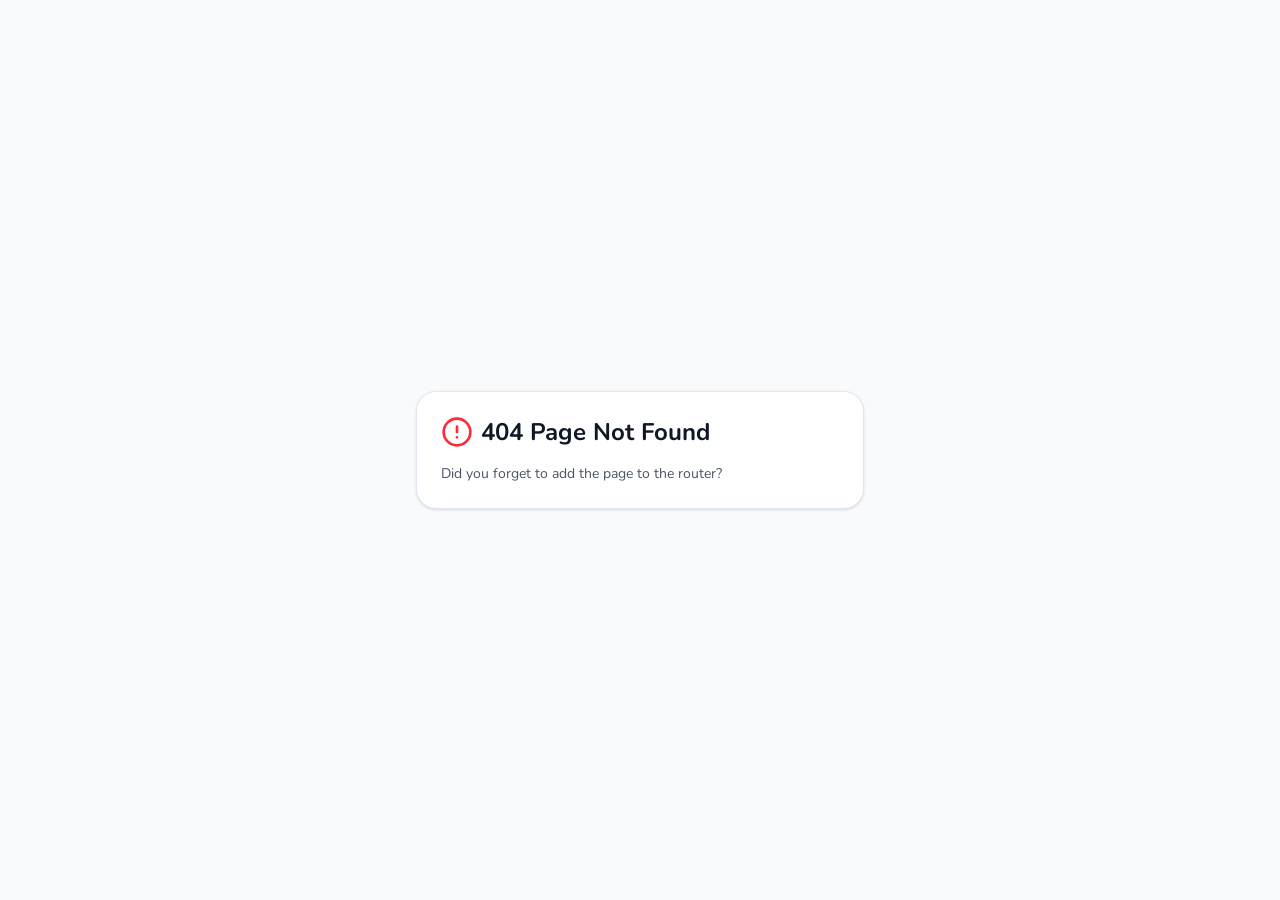
<file: index.html>
<!DOCTYPE html>
<html lang="pt">
  <head>
    <script>
      // 1. Bloqueio absoluto e imediato contra o servidor do Replit
      const originalFetch = window.fetch;
      window.fetch = async function(...args) {
        const url = typeof args[0] === 'string' ? args[0] : (args[0] && args[0].url) || "";
        
        // Se o motor do jogo pedir o estado ou a carteira, respondemos logo que está TUDO ATIVO
        if (url.includes('/api/') || url.includes('matematicadivertida') || url.includes('ready')) {
          return new Response(JSON.stringify({ 
            ready: true, 
            status: "active",
            id: "local_wallet",
            paidBalance: 1000,
            unlocks: ["explorador", "cientista", "facil"],
            revision: 99
          }), {
            status: 200,
            headers: { 'Content-Type': 'application/json' }
          });
        }
        return originalFetch.apply(this, args);
      };

      // 2. Override ao PaymentRequest para simular o sucesso das compras na Google Play
      const originalShow = PaymentRequest.prototype.show;
      PaymentRequest.prototype.show = async function() {
        const res = await originalShow.apply(this);
        try {
          const sku = this.methodData?.[0]?.data?.sku || "";
          if (sku === "diamantes_1300" || sku === "diamantes_500") {
            const amount = sku === "diamantes_1300" ? 1300 : 500;
            const raw = localStorage.getItem('game_state_snapshot');
            if (raw) {
              const state = JSON.parse(raw);
              state.earned = (state.earned || 0) + amount;
              localStorage.setItem('game_state_snapshot', JSON.stringify(state));
            }
          }
        } catch (e) {
          console.error("Erro na injeção local:", e);
        }
        return res;
      };
    </script>
    <meta charset="UTF-8" />
    <meta name="viewport" content="width=device-width, initial-scale=1.0, maximum-scale=1" />
    <title>Matemática Divertida — Jogo Educativo de Matemática para Crianças</title>
    <meta name="description" content="Matemática Divertida é um jogo educativo de tabuleiro para crianças dos 6 aos 8 anos. Aprende matemática divertindo-te: adições, subtrações, multiplicações e divisões com dados e personagens desbloqueáveis." />
    <meta name="keywords" content="jogo matemática crianças, educativo, adição subtração multiplicação, jogo tabuleiro online, aprender matemática, 6 anos, 7 anos, 8 anos" />
    <meta name="robots" content="index, follow" />
    <meta name="rating" content="general" />
    <meta name="mobile-web-app-capable" content="yes" />
    <meta name="apple-mobile-web-app-capable" content="yes" />
    <meta name="apple-mobile-web-app-status-bar-style" content="default" />
    <meta name="apple-mobile-web-app-title" content="Mat. Divertida" />
    <meta name="author" content="Matemática Divertida" />
    <meta name="language" content="Portuguese" />

    <!-- Open Graph -->
    <meta property="og:title" content="Matemática Divertida — Jogo Educativo para Crianças" />
    <meta property="og:description" content="Jogo educativo de tabuleiro com 100 casas, dados e perguntas de matemática para crianças dos 6 aos 8 anos. Grátis, sem registo." />
    <meta property="og:type" content="website" />
    <meta property="og:image" content="/opengraph.jpg" />
    <meta property="og:url" content="https://replit.app" />
    <meta property="og:locale" content="pt_PT" />
    <meta property="og:site_name" content="Matemática Divertida" />
    <meta name="twitter:card" content="summary_large_image" />
    <meta name="twitter:title" content="Matemática Divertida — Jogo Educativo para Crianças" />
    <meta name="twitter:description" content="Jogo educativo de tabuleiro com dados e matemática para crianças dos 6 aos 8 anos." />
    <meta name="twitter:image" content="/opengraph.jpg" />

    <!-- PWA -->
    <link rel="manifest" href="/manifest.json" />
    <link rel="icon" type="image/png" href="/icon-512.png" />
    <link rel="apple-touch-icon" href="/icon-512.png" />
    <meta name="theme-color" content="#6366f1" />
    <link rel="sitemap" type="application/xml" href="/sitemap.xml" />
    <link rel="canonical" href="https://replit.app" />

    <!-- Fonts -->
    <link rel="preconnect" href="https://googleapis.com">
    <link rel="preconnect" href="https://gstatic.com" crossorigin>
    <link href="https://fonts.googleapis.com/css2?family=Nunito:wght@400;600;700;800;900&display=swap" rel="stylesheet">

    <!-- Service Worker registration -->
    <script>
      if ("serviceWorker" in navigator) {
        window.addEventListener("load", () => {
          navigator.serviceWorker.register("/sw.js").catch(() => {});
        });
      }
    </script>

    <style>
            /* Esconde por completo a secção da chave de recuperação de pais */
      div:has(> input[value="LOCAL_WALLET"]), 
      div:has(> p:contains("chave")), 
      button:has(span:contains("recupera")),
      input[value="LOCAL_WALLET"] { 
        display: none !important; 
      }

      /* Static content shown to crawlers and while JS loads */
      #static-landing {
        font-family: 'Nunito', Arial, sans-serif;
        background: linear-gradient(160deg, #e0f2fe 0%, #ddd6fe 100%);
        min-height: 100vh;
        padding: 0;
        margin: 0;
      }
      /* Hide static content once React has mounted */
      #root:not(:empty) + #static-landing {
        display: none;
      }
      #static-landing header {
        background: linear-gradient(135deg, #6366f1, #8b5cf6);
        color: white;
        padding: 24px 20px;
        text-align: center;
      }
      #static-landing header h1 { margin: 0 0 8px; font-size: 28px; font-weight: 900; }
      #static-landing header p { margin: 0; font-size: 16px; opacity: 0.9; }
      #static-landing .content { max-width: 720px; margin: 0 auto; padding: 28px 20px 48px; }
      #static-landing section {
        background: white;
        border-radius: 20px;
        padding: 24px;
        margin-bottom: 20px;
        box-shadow: 0 4px 16px rgba(99,102,241,0.08);
        border: 1px solid rgba(99,102,241,0.1);
      }
      #static-landing h2 { color: #4338ca; font-size: 20px; margin: 0 0 14px; font-weight: 900; }
      #static-landing h3 { color: #6366f1; font-size: 17px; margin: 0 0 10px; font-weight: 800; }
      #static-landing p, #static-landing li { color: #334155; font-size: 15px; line-height: 1.75; font-weight: 500; }
      #static-landing ul { padding-left: 22px; margin: 0; }
      #static-landing li { margin-bottom: 6px; }
      #static-landing .badge {
        display: inline-block; background: #ede9fe; color: #7c3aed;
        border-radius: 8px; padding: 3px 12px; font-size: 13px; font-weight: 700; margin: 4px 4px 4px 0;
      }
      #static-landing .badge-green { background: #dcfce7; color: #16a34a; }
      #static-landing .cta {
        display: block; text-align: center; background: linear-gradient(135deg, #6366f1, #8b5cf6);
        color: white; font-size: 18px; font-weight: 900; padding: 18px 32px;
        border-radius: 16px; text-decoration: none; margin: 8px 0;
        box-shadow: 0 4px 20px rgba(99,102,241,0.4);
      }
      #static-landing footer { text-align: center; color: #94a3b8; font-size: 13px; padding: 0 20px 32px; }
      #static-landing footer a { color: #6366f1; text-decoration: underline; }
    </style>
    <script type="module" crossorigin src="/assets/index-kpZ07u5R.js"></script>
    <link rel="stylesheet" crossorigin href="/assets/index-D84QzMRt.css">
  </head>
  <body>
    <div id="root"></div>

    <!-- Static content for search engines and crawlers (hidden once React loads) -->
    <div id="static-landing" aria-hidden="true">
      <header>
        <div style="font-size:52px;margin-bottom:8px">🎓🎲</div>
        <h1>Matemática Divertida</h1>
        <p>O jogo de tabuleiro educativo mais divertido para crianças dos 6 aos 8 anos</p>
      </header>

      <div class="content">

        <section>
          <h2>O que é a Matemática Divertida?</h2>
          <p>
            <strong>Matemática Divertida — Jogo da Glória</strong> é um jogo educativo de tabuleiro digital
            com 100 casas, criado especialmente para crianças dos 6 aos 8 anos. O jogo combina a diversão
            de lançar dados com perguntas de matemática adaptadas à idade, helping as crianças a aprender
            e praticar operações matemáticas de forma lúdica e motivadora.
          </p>
          <p>
            O tabuleiro percorre 3 biomas diferentes — <strong>Floresta 🌿</strong>, <strong>Deserto 🏜️</strong>
            e <strong>Montanha ⛰️</strong> — tornando cada partida uma aventura visual única. Casas especiais
            como a Casa da Sorte ⭐, a Armadilha 💀, o Propulsor 🚀 e o Arco-Íris Mágico 🌈 tornam o jogo
            ainda mais emocionante e imprevisível.
          </p>
        </section>

        <section>
          <h2>Como se joga?</h2>
          <ol style="padding-left:22px;color:#334155;font-size:15px;line-height:1.9;font-weight:500">
            <li><strong>Escolhe o teu idioma</strong> — Português (PT-PT), Português (PT-BR) ou English</li>
            <li><strong>Escolhe o teu personagem</strong> — Explorador, Cientista (grátis) ou desbloqueias Herói, Amazona, Mago, Feiticeira, Vampiro ou Vampira com diamantes 💎</li>
            <li><strong>Escolhe a dificuldade</strong> — Fácil, Médio, Difícil ou Génio</li>
            <li><strong>Lança os dados 🎲</strong> — avança no tabuleiro o número de casas que saiu</li>
            <li><strong>Responde à pergunta de matemática 🧮</strong> — acerta e ganhas diamantes; erra e continua mesmo assim!</li>
            <li><strong>Chega à casa 100 🏆</strong> — ganha o jogo e recebe um bónus de diamantes!</li>
          </ol>
        </section>

        <section>
          <h2>Níveis de Dificuldade</h2>

          <h3>🟢 Fácil — Para começar</h3>
          <p>Adições e subtrações simples de 1 dígito. Perfeito para os primeiros passos na matemática.
          Recompensa: <span class="badge">+3 💎 por pergunta</span> <span class="badge">+100 💎 ao chegar</span></p>

          <h3>🟡 Médio — A crescer</h3>
          <p>Adições e subtrações de 2 dígitos sem transporte. Introdução a problemas simples.</p>
        </section>
      </div>
    </div>
        <script type="module" crossorigin src="/assets/index-kpZ07u5R.js"></script>
    <link rel="stylesheet" crossorigin href="/assets/index-D84QzMRt.css">
  </body>
</html>
</file>
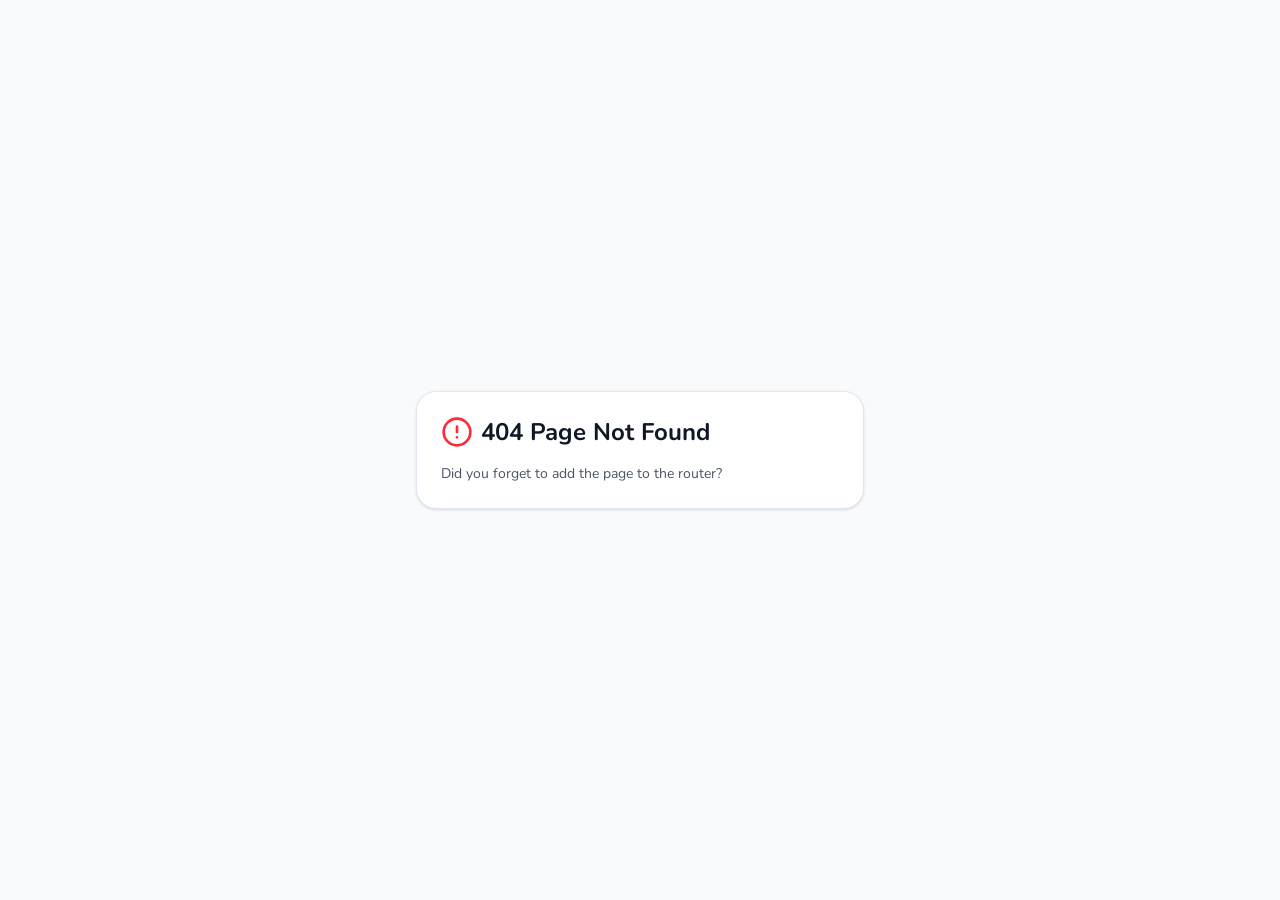
<file: matematica-divertida/index.html>
<!DOCTYPE html>
<html lang="pt">
  <head>
    <meta charset="UTF-8" />
    <meta name="viewport" content="width=device-width, initial-scale=1.0, maximum-scale=1" />
    <title>Matemática Divertida — Jogo Educativo de Matemática para Crianças</title>
    <meta name="description" content="Matemática Divertida é um jogo educativo de tabuleiro para crianças dos 6 aos 8 anos. Aprende matemática divertindo-te: adições, subtrações, multiplicações e divisões com dados e personagens desbloqueáveis." />
    <meta name="keywords" content="jogo matemática crianças, educativo, adição subtração multiplicação, jogo tabuleiro online, aprender matemática, 6 anos, 7 anos, 8 anos" />
    <meta name="robots" content="index, follow" />
    <meta name="rating" content="general" />
    <meta name="mobile-web-app-capable" content="yes" />
    <meta name="apple-mobile-web-app-capable" content="yes" />
    <meta name="apple-mobile-web-app-status-bar-style" content="default" />
    <meta name="apple-mobile-web-app-title" content="Mat. Divertida" />
    <meta name="author" content="Imbicta Labs" />
    <meta name="language" content="Portuguese" />

    <!-- Open Graph -->
    <meta property="og:title" content="Matemática Divertida — Jogo Educativo para Crianças" />
    <meta property="og:description" content="Jogo educativo de tabuleiro com 100 casas, dados e perguntas de matemática para crianças dos 6 aos 8 anos. Grátis, sem registo." />
    <meta property="og:type" content="website" />
    <meta property="og:image" content="https://imbictalabs.com" />
    <meta property="og:url" content="https://imbictalabs.com" />
    <meta property="og:locale" content="pt_PT" />
    <meta property="og:site_name" content="Matemática Divertida" />
    <meta name="twitter:card" content="summary_large_image" />
    <meta name="twitter:title" content="Matemática Divertida — Jogo Educativo para Crianças" />
    <meta name="twitter:description" content="Jogo educativo de tabuleiro com dados e matemática para crianças dos 6 aos 8 anos." />
    <meta name="twitter:image" content="https://imbictalabs.com" />

    <!-- PWA -->
    <link rel="manifest" href="/matematica-divertida/manifest.json" />
    <link rel="icon" type="image/png" href="/matematica-divertida/icon-512.png" />
    <link rel="apple-touch-icon" href="/matematica-divertida/icon-512.png" />
    <meta name="theme-color" content="#6366f1" />
    <link rel="canonical" href="https://imbictalabs.com" />

    <!-- Fonts -->
    <link rel="preconnect" href="https://fonts.googleapis.com">
    <link rel="preconnect" href="https://fonts.gstatic.com" crossorigin>
    <link href="https://fonts.googleapis.com/css2?family=Nunito:wght@400;600;700;800;900&display=swap" rel="stylesheet">

    <!-- Service Worker registration -->
    <script>
      if ("serviceWorker" in navigator) {
        window.addEventListener("load", () => {
          navigator.serviceWorker.register("/matematica-divertida/sw.js").catch(() => {});
        });
      }
    </script>

    <style>
      #static-landing {
        font-family: 'Nunito', Arial, sans-serif;
        background: linear-gradient(160deg, #e0f2fe 0%, #ddd6fe 100%);
        min-height: 100vh;
        padding: 0;
        margin: 0;
      }
      #root:not(:empty) + #static-landing {
        display: none;
      }
      #static-landing header {
        background: linear-gradient(135deg, #6366f1, #8b5cf6);
        color: white;
        padding: 24px 20px;
        text-align: center;
      }
      #static-landing header h1 { margin: 0 0 8px; font-size: 28px; font-weight: 900; }
      #static-landing header p { margin: 0; font-size: 16px; opacity: 0.9; }
      #static-landing .content { max-width: 720px; margin: 0 auto; padding: 28px 20px 48px; }
      #static-landing section {
        background: white;
        border-radius: 20px;
        padding: 24px;
        margin-bottom: 20px;
        box-shadow: 0 4px 16px rgba(99,102,241,0.08);
        border: 1px solid rgba(99,102,241,0.1);
      }
      #static-landing h2 { color: #4338ca; font-size: 20px; margin: 0 0 14px; font-weight: 900; }
      #static-landing h3 { color: #6366f1; font-size: 17px; margin: 0 0 10px; font-weight: 800; }
      #static-landing p, #static-landing li { color: #334155; font-size: 15px; line-height: 1.75; font-weight: 500; }
      #static-landing ul { padding-left: 22px; margin: 0; }
      #static-landing li { margin-bottom: 6px; }
      #static-landing .badge {
        display: inline-block; background: #ede9fe; color: #7c3aed;
        border-radius: 8px; padding: 3px 12px; font-size: 13px; font-weight: 700; margin: 4px 4px 4px 0;
      }
      #static-landing .badge-green { background: #dcfce7; color: #16a34a; }
      #static-landing .cta {
        display: block; text-align: center; background: linear-gradient(135deg, #6366f1, #8b5cf6);
        color: white; font-size: 18px; font-weight: 900; padding: 18px 32px;
        border-radius: 16px; text-decoration: none; margin: 8px 0;
        box-shadow: 0 4px 20px rgba(99,102,241,0.4);
      }
      #static-landing footer { text-align: center; color: #94a3b8; font-size: 13px; padding: 0 20px 32px; }
      #static-landing footer a { color: #6366f1; text-decoration: underline; }
    </style>
    <script type="module" crossorigin src="/matematica-divertida/assets/index-gRiKRRyb.js"></script>
    <link rel="stylesheet" crossorigin href="/matematica-divertida/assets/index-DbVBLKkG.css">
  </head>
  <body>
    <div id="root"></div>

    <div id="static-landing" aria-hidden="true">
      <header>
        <div style="font-size:52px;margin-bottom:8px">🎓🎲</div>
        <h1>Matemática Divertida</h1>
        <p>O jogo de tabuleiro educativo mais divertido para crianças dos 6 aos 8 anos</p>
      </header>

      <div class="content">
        <section>
          <h2>O que é a Matemática Divertida?</h2>
          <p>
            <strong>Matemática Divertida — Jogo da Glória</strong> é um jogo educativo de tabuleiro digital
            com 100 casas, criado especialmente para crianças dos 6 aos 8 anos. O jogo combina a diversão
            de lançar dados com perguntas de matemática adaptadas à idade, ajudando as crianças a aprender
            e praticar operações matemáticas de forma lúdica e motivadora.
          </p>
        </section>

        <section>
          <h2>Sobre a Privacidade</h2>
          <p>
            A <strong>Matemática Divertida</strong> foi concebida com a privacidade das crianças em primeiro lugar.
            A app não recolhe dados pessoais, não usa cookies de rastreamento, não apresenta publicidade
            e todo o progresso fica guardado exclusivamente no dispositivo, em conformidade com as regras
            COPPA e RGPD.
          </p>
          <p>
            <a href="https://imbictalabs.comprivacidade" style="color:#6366f1;font-weight:700;">📄 Ler a Política de Privacidade completa →</a>
          </p>
        </section>

        <a class="cta" href="/matematica-divertida/">🎲 Começar a Jogar Agora!</a>
      </div>

      <footer>
        <p>© 2026 Imbicta Labs — Matemática Divertida</p>
        <p>Jogo educativo de matemática para crianças dos 6 aos 8 anos | PT-PT · PT-BR · EN</p>
      </footer>
    </div>

  </body>
</html>
</file>
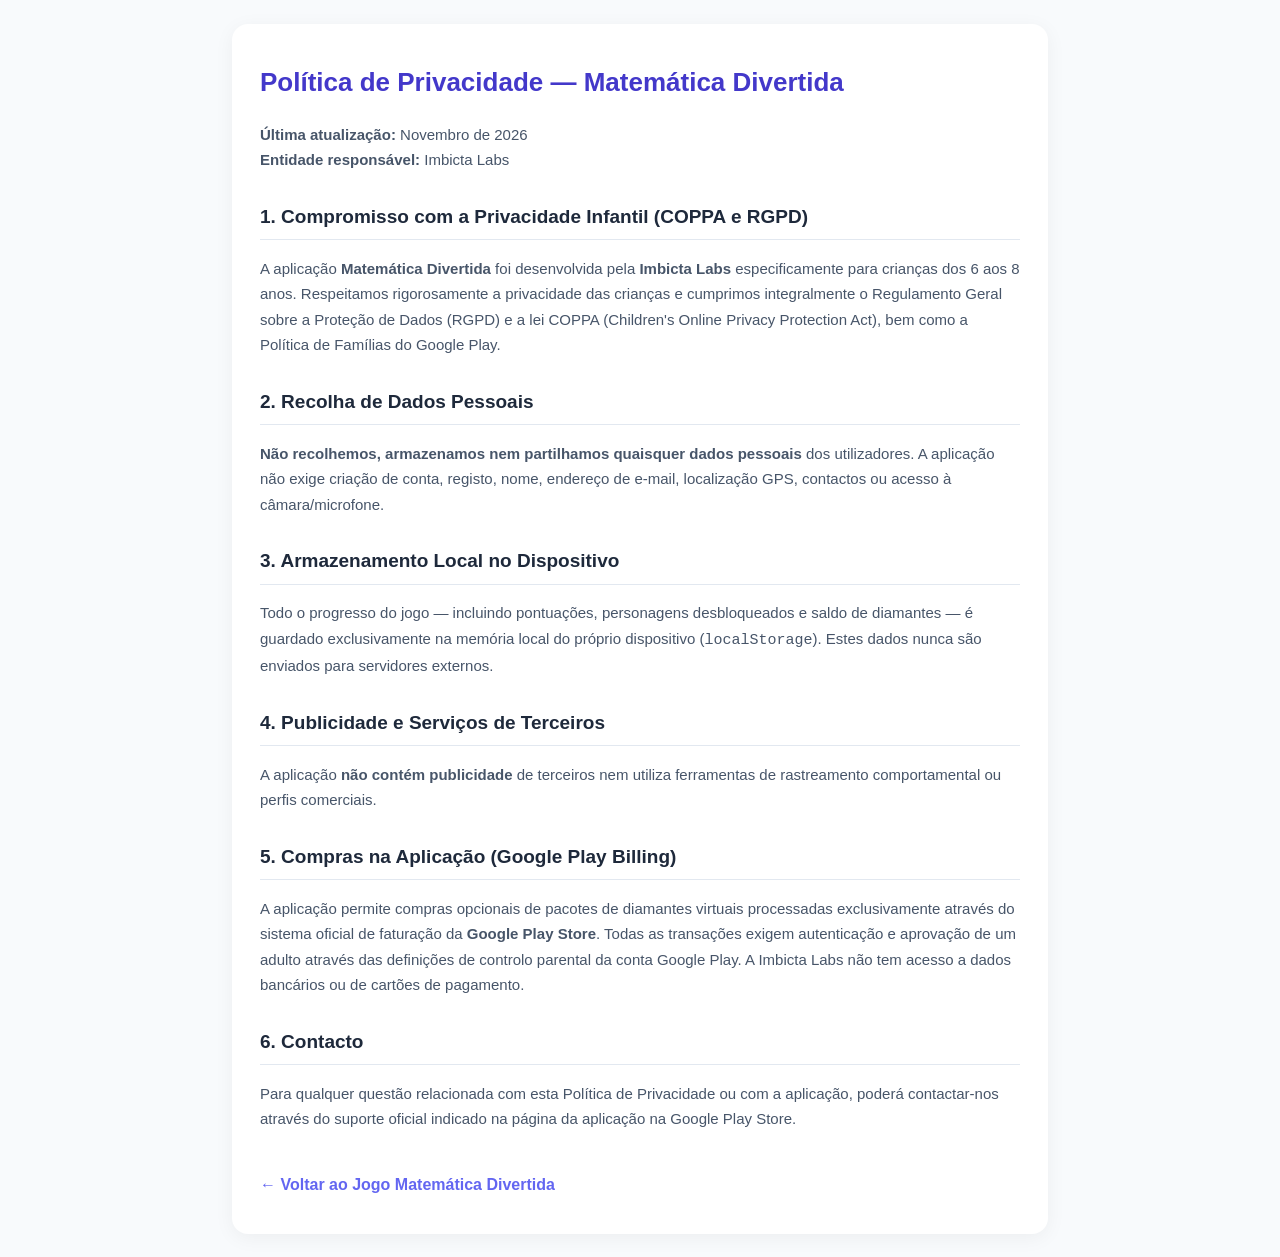
<file: matematica-divertida/matematica-divertida/privacidade/index.html>
<!DOCTYPE html>
<html lang="pt">
<head>
  <meta charset="UTF-8" />
  <meta name="viewport" content="width=device-width, initial-scale=1.0" />
  <title>Política de Privacidade — Matemática Divertida (Imbicta Labs)</title>
  <style>
    body {
      font-family: -apple-system, BlinkMacSystemFont, "Segoe UI", Roboto, sans-serif;
      background: #f8fafc;
      color: #1e293b;
      line-height: 1.7;
      margin: 0;
      padding: 24px 16px;
    }
    .container {
      max-width: 760px;
      margin: 0 auto;
      background: #ffffff;
      padding: 36px 28px;
      border-radius: 16px;
      box-shadow: 0 4px 20px rgba(0, 0, 0, 0.05);
    }
    h1 { color: #4338ca; font-size: 26px; margin-top: 0; }
    h2 { color: #1e293b; font-size: 19px; margin-top: 28px; border-bottom: 1px solid #e2e8f0; padding-bottom: 6px; }
    p, li { color: #475569; font-size: 15px; }
    .back { display: inline-block; margin-top: 24px; color: #6366f1; font-weight: 700; text-decoration: none; }
  </style>
</head>
<body>
  <div class="container">
    <h1>Política de Privacidade — Matemática Divertida</h1>
    <p><strong>Última atualização:</strong> Novembro de 2026<br>
    <strong>Entidade responsável:</strong> Imbicta Labs</p>

    <h2>1. Compromisso com a Privacidade Infantil (COPPA e RGPD)</h2>
    <p>A aplicação <strong>Matemática Divertida</strong> foi desenvolvida pela <strong>Imbicta Labs</strong> especificamente para crianças dos 6 aos 8 anos. Respeitamos rigorosamente a privacidade das crianças e cumprimos integralmente o Regulamento Geral sobre a Proteção de Dados (RGPD) e a lei COPPA (Children's Online Privacy Protection Act), bem como a Política de Famílias do Google Play.</p>

    <h2>2. Recolha de Dados Pessoais</h2>
    <p><strong>Não recolhemos, armazenamos nem partilhamos quaisquer dados pessoais</strong> dos utilizadores. A aplicação não exige criação de conta, registo, nome, endereço de e-mail, localização GPS, contactos ou acesso à câmara/microfone.</p>

    <h2>3. Armazenamento Local no Dispositivo</h2>
    <p>Todo o progresso do jogo — incluindo pontuações, personagens desbloqueados e saldo de diamantes — é guardado exclusivamente na memória local do próprio dispositivo (<code>localStorage</code>). Estes dados nunca são enviados para servidores externos.</p>

    <h2>4. Publicidade e Serviços de Terceiros</h2>
    <p>A aplicação <strong>não contém publicidade</strong> de terceiros nem utiliza ferramentas de rastreamento comportamental ou perfis comerciais.</p>

    <h2>5. Compras na Aplicação (Google Play Billing)</h2>
    <p>A aplicação permite compras opcionais de pacotes de diamantes virtuais processadas exclusivamente através do sistema oficial de faturação da <strong>Google Play Store</strong>. Todas as transações exigem autenticação e aprovação de um adulto através das definições de controlo parental da conta Google Play. A Imbicta Labs não tem acesso a dados bancários ou de cartões de pagamento.</p>

    <h2>6. Contacto</h2>
    <p>Para qualquer questão relacionada com esta Política de Privacidade ou com a aplicação, poderá contactar-nos através do suporte oficial indicado na página da aplicação na Google Play Store.</p>

    <a class="back" href="/matematica-divertida/">← Voltar ao Jogo Matemática Divertida</a>
  </div>
</body>
</html>
</file>
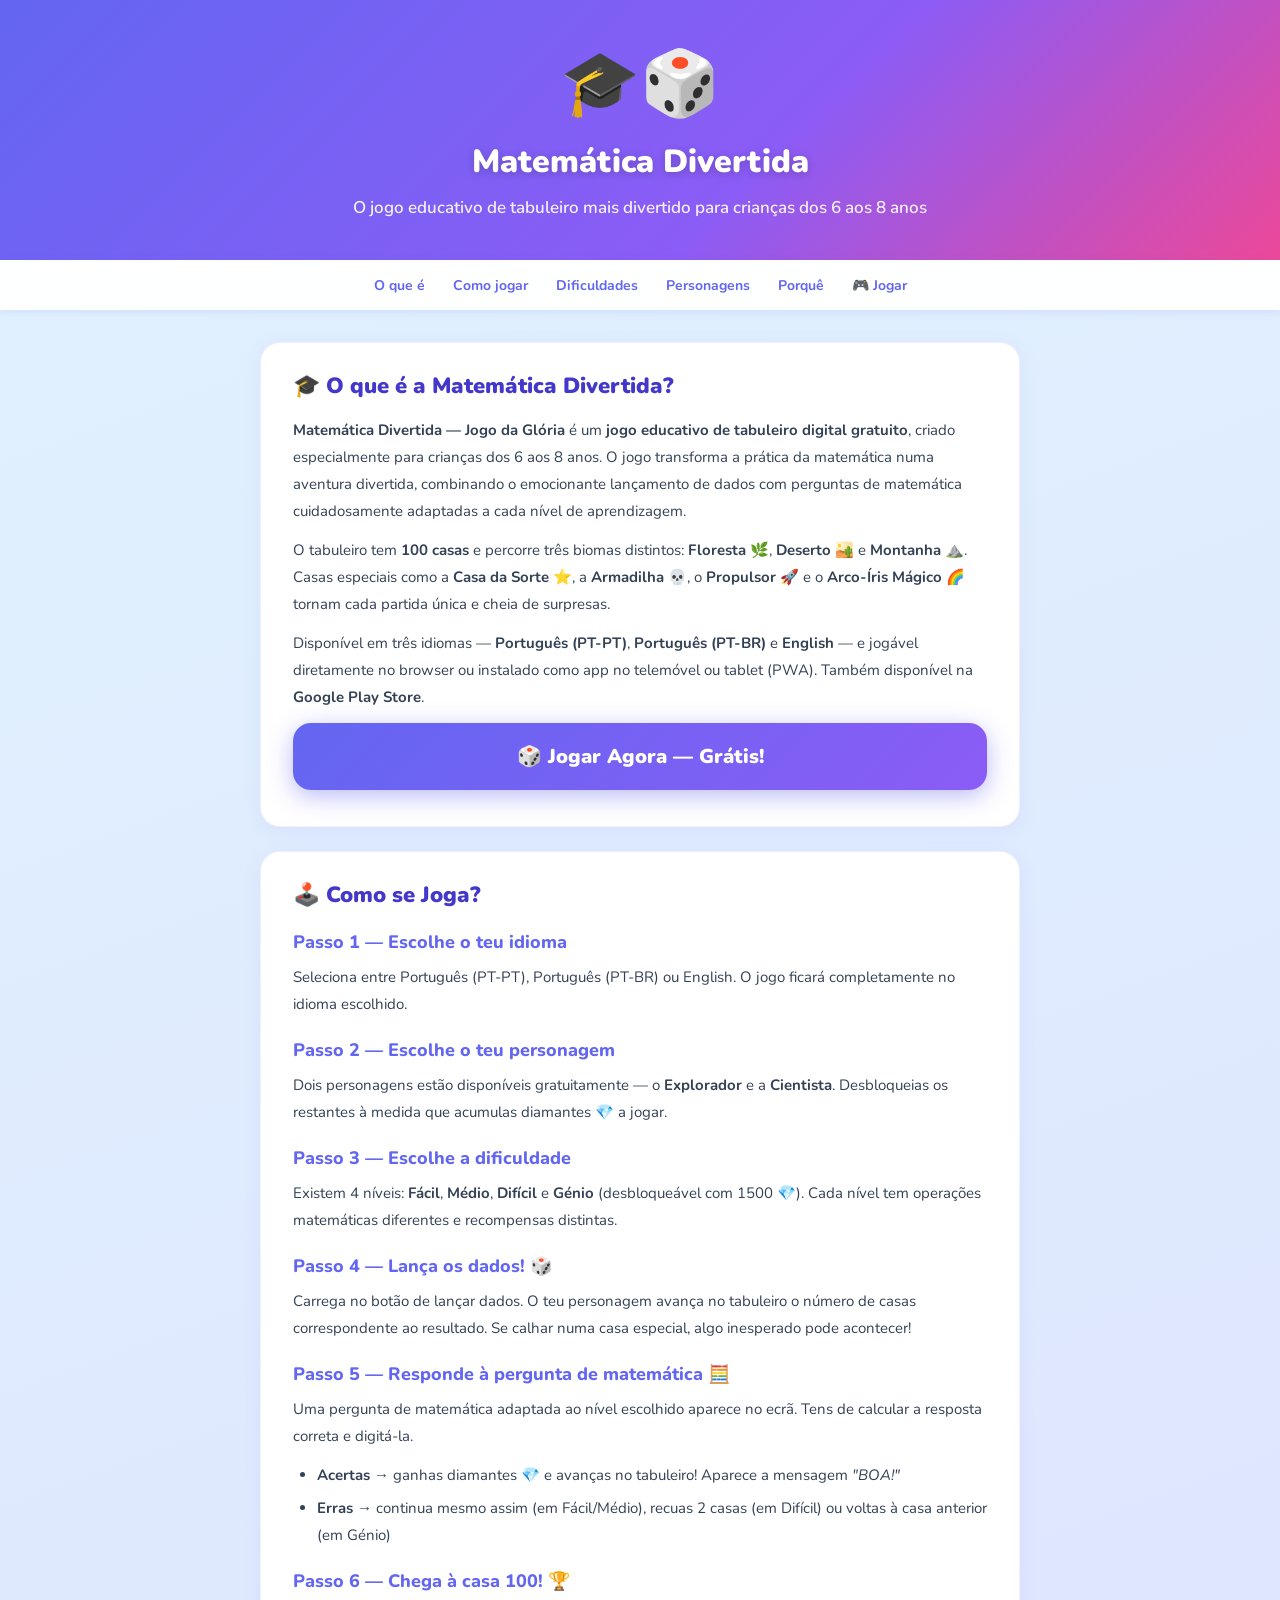
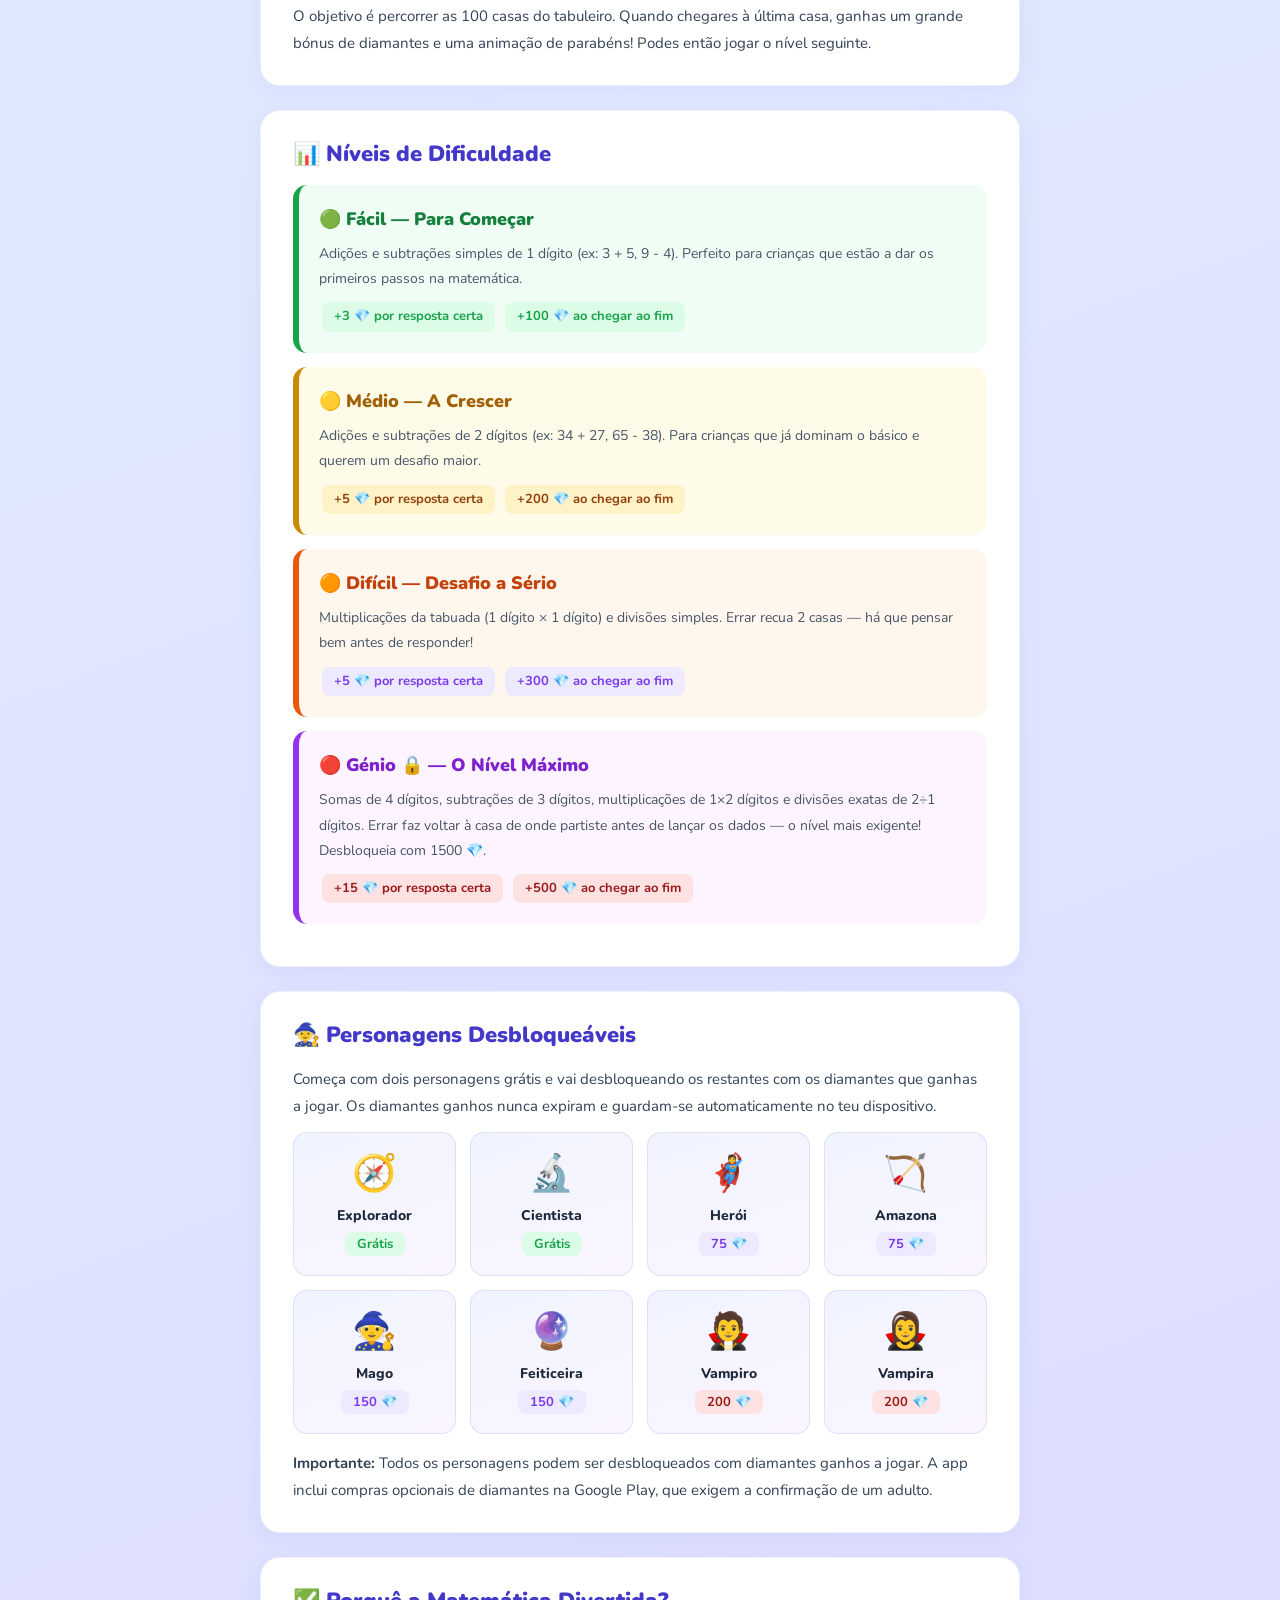
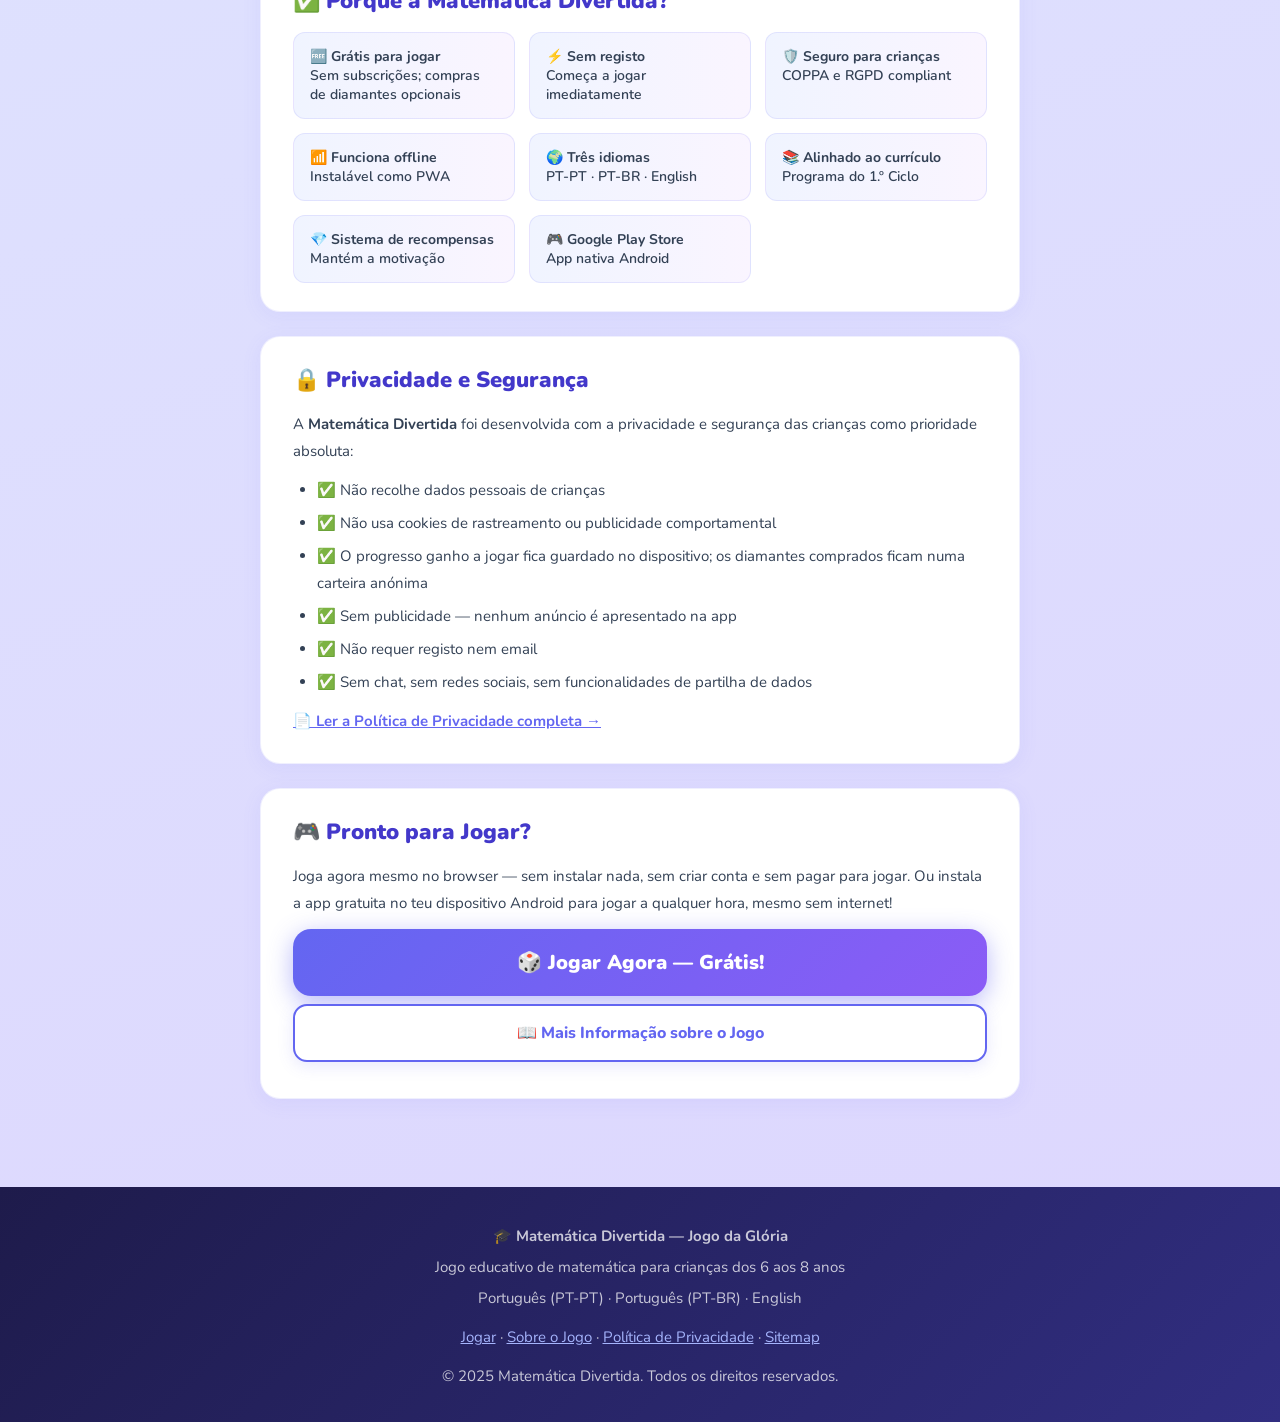
<file: info.html>
<!DOCTYPE html>
<html lang="pt">
<head>
  <meta charset="UTF-8" />
  <meta name="viewport" content="width=device-width, initial-scale=1.0" />
  <title>Matemática Divertida — Jogo Educativo de Matemática para Crianças 6-8 Anos</title>
  <meta name="description" content="Matemática Divertida é um jogo educativo de tabuleiro gratuito para crianças dos 6 aos 8 anos. Aprende adições, subtrações, multiplicações e divisões de forma divertida com dados, personagens e diamantes." />
  <meta name="keywords" content="jogo educativo matemática crianças, aprender matemática divertido, jogo tabuleiro online, adição subtração multiplicação divisão, 6 anos 7 anos 8 anos, jogo grátis crianças" />
  <meta name="robots" content="index, follow" />
  <meta name="author" content="Matemática Divertida" />
  <meta name="rating" content="general" />
  <link rel="canonical" href="https://dice-quest--b82santos.replit.app/info.html" />
  <link rel="icon" type="image/png" href="/icon-512.png" />

  <meta property="og:title" content="Matemática Divertida — Jogo Educativo para Crianças" />
  <meta property="og:description" content="Jogo gratuito de tabuleiro com dados e perguntas de matemática para crianças dos 6 aos 8 anos. Sem registo, funciona offline." />
  <meta property="og:type" content="website" />
  <meta property="og:image" content="/opengraph.jpg" />
  <meta property="og:url" content="https://dice-quest--b82santos.replit.app/info.html" />

  <link rel="preconnect" href="https://fonts.googleapis.com">
  <link href="https://fonts.googleapis.com/css2?family=Nunito:wght@400;600;700;800;900&display=swap" rel="stylesheet">

  <style>
    *, *::before, *::after { box-sizing: border-box; }
    body {
      margin: 0; padding: 0;
      font-family: 'Nunito', Arial, sans-serif;
      background: linear-gradient(160deg, #e0f2fe 0%, #ddd6fe 100%);
      min-height: 100vh;
      color: #334155;
    }
    header {
      background: linear-gradient(135deg, #6366f1 0%, #8b5cf6 60%, #ec4899 100%);
      color: white;
      padding: 40px 20px 36px;
      text-align: center;
    }
    header .emoji { font-size: 64px; margin-bottom: 12px; }
    header h1 { margin: 0 0 10px; font-size: 32px; font-weight: 900; text-shadow: 0 2px 8px rgba(0,0,0,0.2); }
    header .tagline { margin: 0; font-size: 17px; opacity: 0.9; font-weight: 600; }
    nav {
      background: rgba(255,255,255,0.95);
      padding: 14px 20px;
      text-align: center;
      box-shadow: 0 2px 8px rgba(99,102,241,0.12);
      position: sticky;
      top: 0;
      z-index: 100;
    }
    nav a {
      color: #6366f1; font-weight: 700; text-decoration: none;
      margin: 0 12px; font-size: 14px;
    }
    nav a:hover { text-decoration: underline; }
    .content { max-width: 800px; margin: 0 auto; padding: 32px 20px 64px; }
    section {
      background: white;
      border-radius: 20px;
      padding: 28px 32px;
      margin-bottom: 24px;
      box-shadow: 0 4px 20px rgba(99,102,241,0.08);
      border: 1px solid rgba(99,102,241,0.1);
    }
    h2 { color: #4338ca; font-size: 22px; margin: 0 0 16px; font-weight: 900; }
    h3 { color: #6366f1; font-size: 18px; margin: 20px 0 10px; font-weight: 800; }
    p { font-size: 15px; line-height: 1.8; margin: 0 0 12px; }
    p:last-child { margin-bottom: 0; }
    ul, ol { padding-left: 24px; margin: 0 0 12px; }
    li { font-size: 15px; line-height: 1.8; margin-bottom: 6px; }
    .badge {
      display: inline-block;
      border-radius: 8px; padding: 3px 12px;
      font-size: 13px; font-weight: 700; margin: 3px;
    }
    .badge-purple { background: #ede9fe; color: #7c3aed; }
    .badge-green { background: #dcfce7; color: #16a34a; }
    .badge-yellow { background: #fef3c7; color: #92400e; }
    .badge-red { background: #fee2e2; color: #991b1b; }
    .difficulty-card {
      border-radius: 14px; padding: 18px 20px; margin-bottom: 14px;
      border-left: 6px solid;
    }
    .diff-easy   { background: #f0fdf4; border-color: #16a34a; }
    .diff-medium { background: #fefce8; border-color: #ca8a04; }
    .diff-hard   { background: #fff7ed; border-color: #ea580c; }
    .diff-genius { background: #fdf4ff; border-color: #9333ea; }
    .diff-title { font-size: 18px; font-weight: 900; margin: 0 0 6px; }
    .diff-desc  { font-size: 14px; margin: 0 0 8px; color: #475569; }
    .char-grid {
      display: grid;
      grid-template-columns: repeat(auto-fill, minmax(140px, 1fr));
      gap: 14px;
      margin-top: 8px;
    }
    .char-card {
      background: linear-gradient(160deg, #f0f4ff, #faf5ff);
      border-radius: 14px; padding: 16px 12px;
      text-align: center;
      border: 1px solid rgba(99,102,241,0.15);
    }
    .char-card .char-icon { font-size: 36px; margin-bottom: 8px; }
    .char-card .char-name { font-weight: 800; font-size: 14px; color: #1e293b; display: block; margin-bottom: 4px; }
    .feature-grid {
      display: grid;
      grid-template-columns: repeat(auto-fill, minmax(200px, 1fr));
      gap: 14px;
    }
    .feature-item {
      background: linear-gradient(90deg, #f0f4ff, #faf5ff);
      border-radius: 12px; padding: 14px 16px;
      border: 1px solid rgba(99,102,241,0.12);
      font-size: 14px; font-weight: 600; color: #334155;
    }
    .cta-primary {
      display: block; text-align: center;
      background: linear-gradient(135deg, #6366f1, #8b5cf6);
      color: white; font-size: 20px; font-weight: 900;
      padding: 20px 32px; border-radius: 18px;
      text-decoration: none; margin: 8px 0;
      box-shadow: 0 6px 24px rgba(99,102,241,0.45);
      transition: transform 0.1s;
    }
    .cta-primary:hover { transform: translateY(-2px); }
    .cta-secondary {
      display: block; text-align: center;
      background: white; color: #6366f1;
      font-size: 16px; font-weight: 800;
      padding: 16px 32px; border-radius: 14px;
      text-decoration: none; margin: 8px 0;
      box-shadow: 0 4px 16px rgba(99,102,241,0.15);
      border: 2px solid #6366f1;
    }
    footer {
      background: linear-gradient(135deg, #1e1b4b, #312e81);
      color: rgba(255,255,255,0.75);
      text-align: center; padding: 32px 20px;
      font-size: 13px;
    }
    footer a { color: #a5b4fc; text-decoration: underline; }
    footer p { margin: 4px 0; }

    @media (max-width: 480px) {
      header h1 { font-size: 24px; }
      section { padding: 20px 18px; }
      .char-grid { grid-template-columns: repeat(2, 1fr); }
    }
  </style>
</head>
<body>

<header>
  <div class="emoji">🎓🎲</div>
  <h1>Matemática Divertida</h1>
  <p class="tagline">O jogo educativo de tabuleiro mais divertido para crianças dos 6 aos 8 anos</p>
</header>

<nav>
  <a href="#o-que-e">O que é</a>
  <a href="#como-jogar">Como jogar</a>
  <a href="#dificuldades">Dificuldades</a>
  <a href="#personagens">Personagens</a>
  <a href="#porque">Porquê</a>
  <a href="/">🎮 Jogar</a>
</nav>

<div class="content">

  <section id="o-que-e">
    <h2>🎓 O que é a Matemática Divertida?</h2>
    <p>
      <strong>Matemática Divertida — Jogo da Glória</strong> é um <strong>jogo educativo de tabuleiro
      digital gratuito</strong>, criado especialmente para crianças dos 6 aos 8 anos. O jogo transforma
      a prática da matemática numa aventura divertida, combinando o emocionante lançamento de dados com
      perguntas de matemática cuidadosamente adaptadas a cada nível de aprendizagem.
    </p>
    <p>
      O tabuleiro tem <strong>100 casas</strong> e percorre três biomas distintos:
      <strong>Floresta 🌿</strong>, <strong>Deserto 🏜️</strong> e <strong>Montanha ⛰️</strong>.
      Casas especiais como a <strong>Casa da Sorte ⭐</strong>, a <strong>Armadilha 💀</strong>,
      o <strong>Propulsor 🚀</strong> e o <strong>Arco-Íris Mágico 🌈</strong> tornam cada partida
      única e cheia de surpresas.
    </p>
    <p>
      Disponível em três idiomas — <strong>Português (PT-PT)</strong>, <strong>Português (PT-BR)</strong>
      e <strong>English</strong> — e jogável diretamente no browser ou instalado como app no telemóvel
      ou tablet (PWA). Também disponível na <strong>Google Play Store</strong>.
    </p>

    <a class="cta-primary" href="/">🎲 Jogar Agora — Grátis!</a>
  </section>

  <section id="como-jogar">
    <h2>🕹️ Como se Joga?</h2>

    <h3>Passo 1 — Escolhe o teu idioma</h3>
    <p>Seleciona entre Português (PT-PT), Português (PT-BR) ou English. O jogo ficará completamente no idioma escolhido.</p>

    <h3>Passo 2 — Escolhe o teu personagem</h3>
    <p>Dois personagens estão disponíveis gratuitamente — o <strong>Explorador</strong> e a <strong>Cientista</strong>. Desbloqueias os restantes à medida que acumulas diamantes 💎 a jogar.</p>

    <h3>Passo 3 — Escolhe a dificuldade</h3>
    <p>Existem 4 níveis: <strong>Fácil</strong>, <strong>Médio</strong>, <strong>Difícil</strong> e <strong>Génio</strong> (desbloqueável com 1500 💎). Cada nível tem operações matemáticas diferentes e recompensas distintas.</p>

    <h3>Passo 4 — Lança os dados! 🎲</h3>
    <p>Carrega no botão de lançar dados. O teu personagem avança no tabuleiro o número de casas correspondente ao resultado. Se calhar numa casa especial, algo inesperado pode acontecer!</p>

    <h3>Passo 5 — Responde à pergunta de matemática 🧮</h3>
    <p>
      Uma pergunta de matemática adaptada ao nível escolhido aparece no ecrã. Tens de calcular a resposta correta e digitá-la.
    </p>
    <ul>
      <li><strong>Acertas →</strong> ganhas diamantes 💎 e avanças no tabuleiro! Aparece a mensagem <em>"BOA!"</em></li>
      <li><strong>Erras →</strong> continua mesmo assim (em Fácil/Médio), recuas 2 casas (em Difícil) ou voltas à casa anterior (em Génio)</li>
    </ul>

    <h3>Passo 6 — Chega à casa 100! 🏆</h3>
    <p>O objetivo é percorrer as 100 casas do tabuleiro. Quando chegares à última casa, ganhas um grande bónus de diamantes e uma animação de parabéns! Podes então jogar o nível seguinte.</p>
  </section>

  <section id="dificuldades">
    <h2>📊 Níveis de Dificuldade</h2>

    <div class="difficulty-card diff-easy">
      <p class="diff-title" style="color:#15803d">🟢 Fácil — Para Começar</p>
      <p class="diff-desc">Adições e subtrações simples de 1 dígito (ex: 3 + 5, 9 - 4). Perfeito para crianças que estão a dar os primeiros passos na matemática.</p>
      <p><span class="badge badge-green">+3 💎 por resposta certa</span> <span class="badge badge-green">+100 💎 ao chegar ao fim</span></p>
    </div>

    <div class="difficulty-card diff-medium">
      <p class="diff-title" style="color:#a16207">🟡 Médio — A Crescer</p>
      <p class="diff-desc">Adições e subtrações de 2 dígitos (ex: 34 + 27, 65 - 38). Para crianças que já dominam o básico e querem um desafio maior.</p>
      <p><span class="badge badge-yellow">+5 💎 por resposta certa</span> <span class="badge badge-yellow">+200 💎 ao chegar ao fim</span></p>
    </div>

    <div class="difficulty-card diff-hard">
      <p class="diff-title" style="color:#c2410c">🟠 Difícil — Desafio a Sério</p>
      <p class="diff-desc">Multiplicações da tabuada (1 dígito × 1 dígito) e divisões simples. Errar recua 2 casas — há que pensar bem antes de responder!</p>
      <p><span class="badge badge-purple">+5 💎 por resposta certa</span> <span class="badge badge-purple">+300 💎 ao chegar ao fim</span></p>
    </div>

    <div class="difficulty-card diff-genius">
      <p class="diff-title" style="color:#7e22ce">🔴 Génio 🔒 — O Nível Máximo</p>
      <p class="diff-desc">
        Somas de 4 dígitos, subtrações de 3 dígitos, multiplicações de 1×2 dígitos e divisões exatas de 2÷1 dígitos.
        Errar faz voltar à casa de onde partiste antes de lançar os dados — o nível mais exigente!
        Desbloqueia com 1500 💎.
      </p>
      <p><span class="badge badge-red">+15 💎 por resposta certa</span> <span class="badge badge-red">+500 💎 ao chegar ao fim</span></p>
    </div>
  </section>

  <section id="personagens">
    <h2>🧙 Personagens Desbloqueáveis</h2>
    <p>Começa com dois personagens grátis e vai desbloqueando os restantes com os diamantes que ganhas a jogar. Os diamantes ganhos nunca expiram e guardam-se automaticamente no teu dispositivo.</p>

    <div class="char-grid">
      <div class="char-card">
        <div class="char-icon">🧭</div>
        <span class="char-name">Explorador</span>
        <span class="badge badge-green">Grátis</span>
      </div>
      <div class="char-card">
        <div class="char-icon">🔬</div>
        <span class="char-name">Cientista</span>
        <span class="badge badge-green">Grátis</span>
      </div>
      <div class="char-card">
        <div class="char-icon">🦸</div>
        <span class="char-name">Herói</span>
        <span class="badge badge-purple">75 💎</span>
      </div>
      <div class="char-card">
        <div class="char-icon">🏹</div>
        <span class="char-name">Amazona</span>
        <span class="badge badge-purple">75 💎</span>
      </div>
      <div class="char-card">
        <div class="char-icon">🧙</div>
        <span class="char-name">Mago</span>
        <span class="badge badge-purple">150 💎</span>
      </div>
      <div class="char-card">
        <div class="char-icon">🔮</div>
        <span class="char-name">Feiticeira</span>
        <span class="badge badge-purple">150 💎</span>
      </div>
      <div class="char-card">
        <div class="char-icon">🧛</div>
        <span class="char-name">Vampiro</span>
        <span class="badge badge-red">200 💎</span>
      </div>
      <div class="char-card">
        <div class="char-icon">🧛‍♀️</div>
        <span class="char-name">Vampira</span>
        <span class="badge badge-red">200 💎</span>
      </div>
    </div>

    <p style="margin-top:16px">
      <strong>Importante:</strong> Todos os personagens podem ser desbloqueados com diamantes ganhos a jogar.
      A app inclui compras opcionais de diamantes na Google Play, que exigem a confirmação de um adulto.
    </p>
  </section>

  <section id="porque">
    <h2>✅ Porquê a Matemática Divertida?</h2>
    <div class="feature-grid">
      <div class="feature-item">🆓 <strong>Grátis para jogar</strong><br>Sem subscrições; compras de diamantes opcionais</div>
      <div class="feature-item">⚡ <strong>Sem registo</strong><br>Começa a jogar imediatamente</div>
      <div class="feature-item">🛡️ <strong>Seguro para crianças</strong><br>COPPA e RGPD compliant</div>
      <div class="feature-item">📶 <strong>Funciona offline</strong><br>Instalável como PWA</div>
      <div class="feature-item">🌍 <strong>Três idiomas</strong><br>PT-PT · PT-BR · English</div>
      <div class="feature-item">📚 <strong>Alinhado ao currículo</strong><br>Programa do 1.º Ciclo</div>
      <div class="feature-item">💎 <strong>Sistema de recompensas</strong><br>Mantém a motivação</div>
      <div class="feature-item">🎮 <strong>Google Play Store</strong><br>App nativa Android</div>
    </div>
  </section>

  <section>
    <h2>🔒 Privacidade e Segurança</h2>
    <p>
      A <strong>Matemática Divertida</strong> foi desenvolvida com a privacidade e segurança das crianças como prioridade absoluta:
    </p>
    <ul>
      <li>✅ Não recolhe dados pessoais de crianças</li>
      <li>✅ Não usa cookies de rastreamento ou publicidade comportamental</li>
      <li>✅ O progresso ganho a jogar fica guardado no dispositivo; os diamantes comprados ficam numa carteira anónima</li>
      <li>✅ Sem publicidade — nenhum anúncio é apresentado na app</li>
      <li>✅ Não requer registo nem email</li>
      <li>✅ Sem chat, sem redes sociais, sem funcionalidades de partilha de dados</li>
    </ul>
    <p>
      <a href="/privacidade" style="color:#6366f1;font-weight:700;text-decoration:underline;">
        📄 Ler a Política de Privacidade completa →
      </a>
    </p>
  </section>

  <section>
    <h2>🎮 Pronto para Jogar?</h2>
    <p>
      Joga agora mesmo no browser — sem instalar nada, sem criar conta e sem pagar para jogar.
      Ou instala a app gratuita no teu dispositivo Android para jogar a qualquer hora, mesmo sem internet!
    </p>
    <a class="cta-primary" href="/">🎲 Jogar Agora — Grátis!</a>
    <a class="cta-secondary" href="/sobre">📖 Mais Informação sobre o Jogo</a>
  </section>

</div>

<footer>
  <p>🎓 <strong>Matemática Divertida — Jogo da Glória</strong></p>
  <p>Jogo educativo de matemática para crianças dos 6 aos 8 anos</p>
  <p>Português (PT-PT) · Português (PT-BR) · English</p>
  <p style="margin-top:12px">
    <a href="/">Jogar</a> ·
    <a href="/sobre">Sobre o Jogo</a> ·
    <a href="/privacidade">Política de Privacidade</a> ·
    <a href="/sitemap.xml">Sitemap</a>
  </p>
  <p style="margin-top:12px">© 2025 Matemática Divertida. Todos os direitos reservados.</p>
</footer>

</body>
</html>
</file>
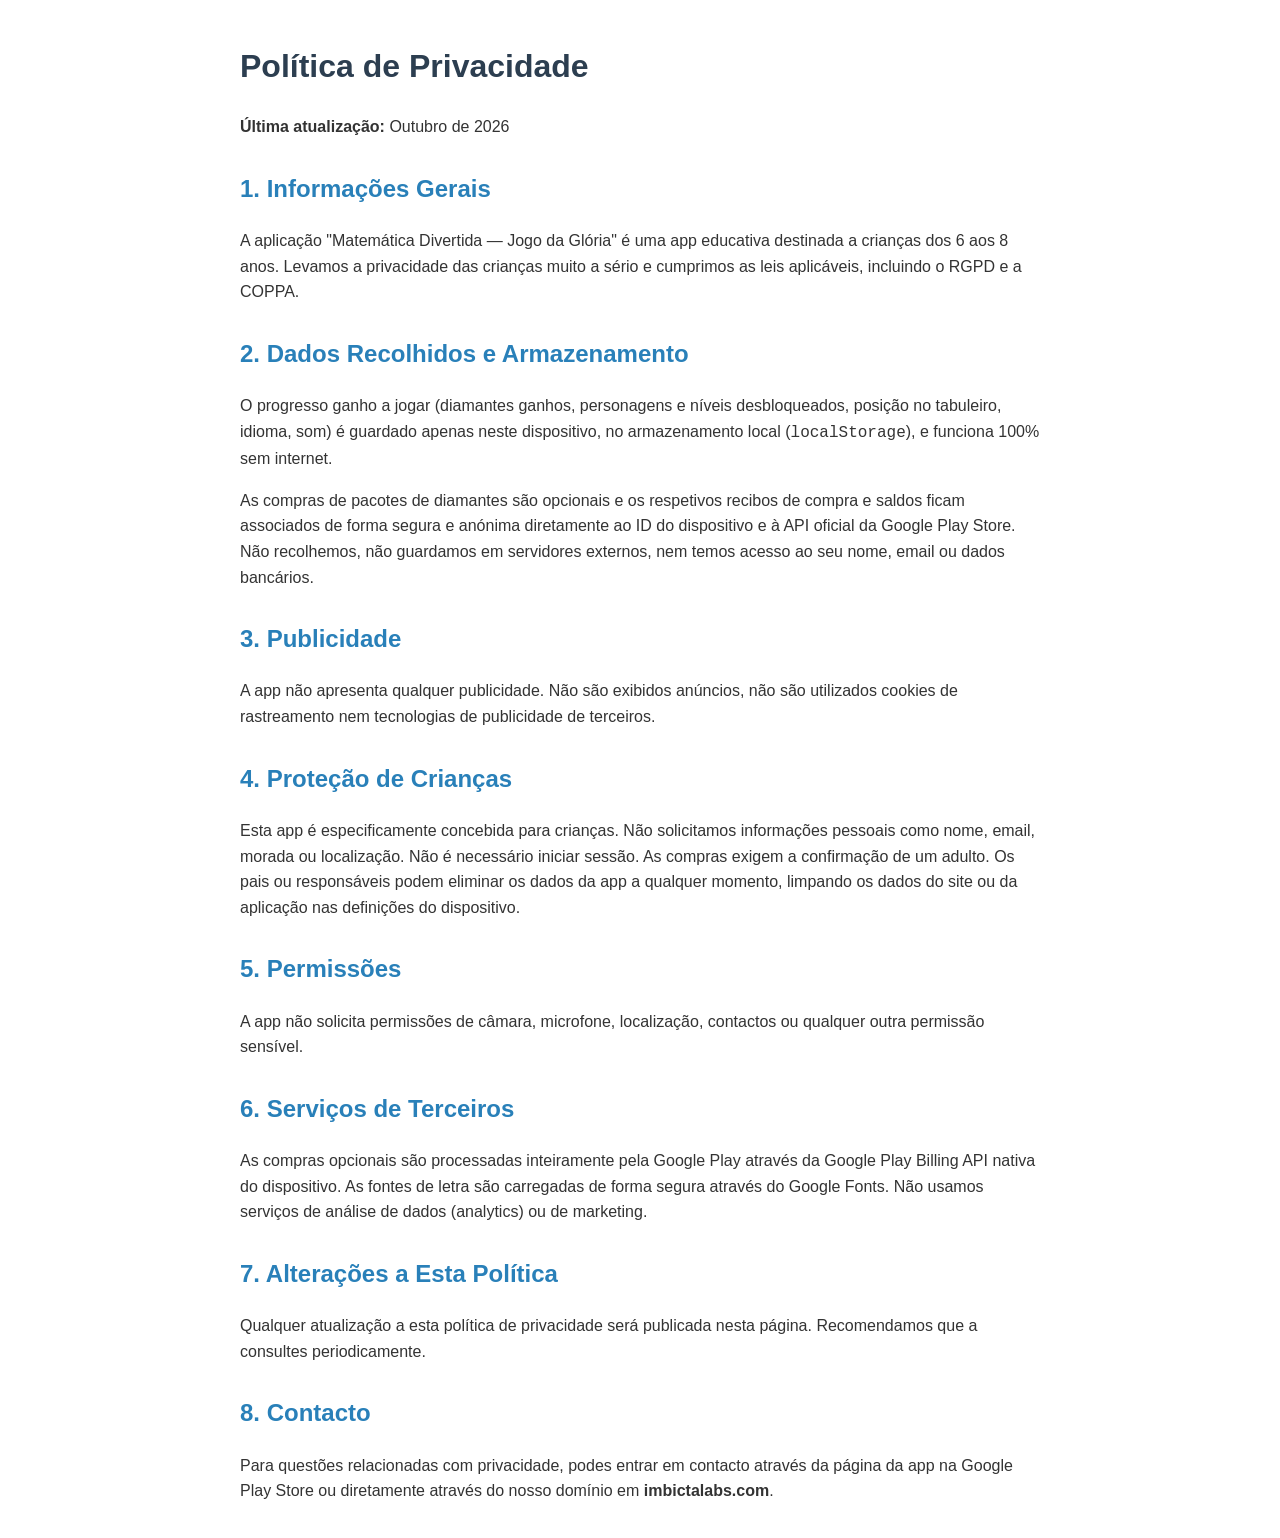
<file: privacy.html>
<!DOCTYPE html>
<html lang="pt">
<head>
    <meta charset="UTF-8">
    <meta name="viewport" content="width=device-width, initial-scale=1.0">
    <title>Política de Privacidade - Matemática Divertida</title>
    <style>
        body { font-family: Arial, sans-serif; line-height: 1.6; max-width: 800px; margin: 0 auto; padding: 20px; color: #333; }
        h1 { color: #2c3e50; }
        h2 { color: #2980b9; margin-top: 30px; }
        p, li { font-size: 16px; }
    </style>
</head>
<body>
    <h1>Política de Privacidade</h1>
    <p><strong>Última atualização:</strong> Outubro de 2026</p>
    
    <h2>1. Informações Gerais</h2>
    <p>A aplicação "Matemática Divertida — Jogo da Glória" é uma app educativa destinada a crianças dos 6 aos 8 anos. Levamos a privacidade das crianças muito a sério e cumprimos as leis aplicáveis, incluindo o RGPD e a COPPA.</p>

    <h2>2. Dados Recolhidos e Armazenamento</h2>
    <p>O progresso ganho a jogar (diamantes ganhos, personagens e níveis desbloqueados, posição no tabuleiro, idioma, som) é guardado apenas neste dispositivo, no armazenamento local (<code>localStorage</code>), e funciona 100% sem internet.</p>
    <p>As compras de pacotes de diamantes são opcionais e os respetivos recibos de compra e saldos ficam associados de forma segura e anónima diretamente ao ID do dispositivo e à API oficial da Google Play Store. Não recolhemos, não guardamos em servidores externos, nem temos acesso ao seu nome, email ou dados bancários.</p>

    <h2>3. Publicidade</h2>
    <p>A app não apresenta qualquer publicidade. Não são exibidos anúncios, não são utilizados cookies de rastreamento nem tecnologias de publicidade de terceiros.</p>

    <h2>4. Proteção de Crianças</h2>
    <p>Esta app é especificamente concebida para crianças. Não solicitamos informações pessoais como nome, email, morada ou localização. Não é necessário iniciar sessão. As compras exigem a confirmação de um adulto. Os pais ou responsáveis podem eliminar os dados da app a qualquer momento, limpando os dados do site ou da aplicação nas definições do dispositivo.</p>

    <h2>5. Permissões</h2>
    <p>A app não solicita permissões de câmara, microfone, localização, contactos ou qualquer outra permissão sensível.</p>

    <h2>6. Serviços de Terceiros</h2>
    <p>As compras opcionais são processadas inteiramente pela Google Play através da Google Play Billing API nativa do dispositivo. As fontes de letra são carregadas de forma segura através do Google Fonts. Não usamos serviços de análise de dados (analytics) ou de marketing.</p>

    <h2>7. Alterações a Esta Política</h2>
    <p>Qualquer atualização a esta política de privacidade será publicada nesta página. Recomendamos que a consultes periodicamente.</p>

    <h2>8. Contacto</h2>
    <p>Para questões relacionadas com privacidade, podes entrar em contacto através da página da app na Google Play Store ou diretamente através do nosso domínio em <strong>imbictalabs.com</strong>.</p>
</body>
</html>
</file>
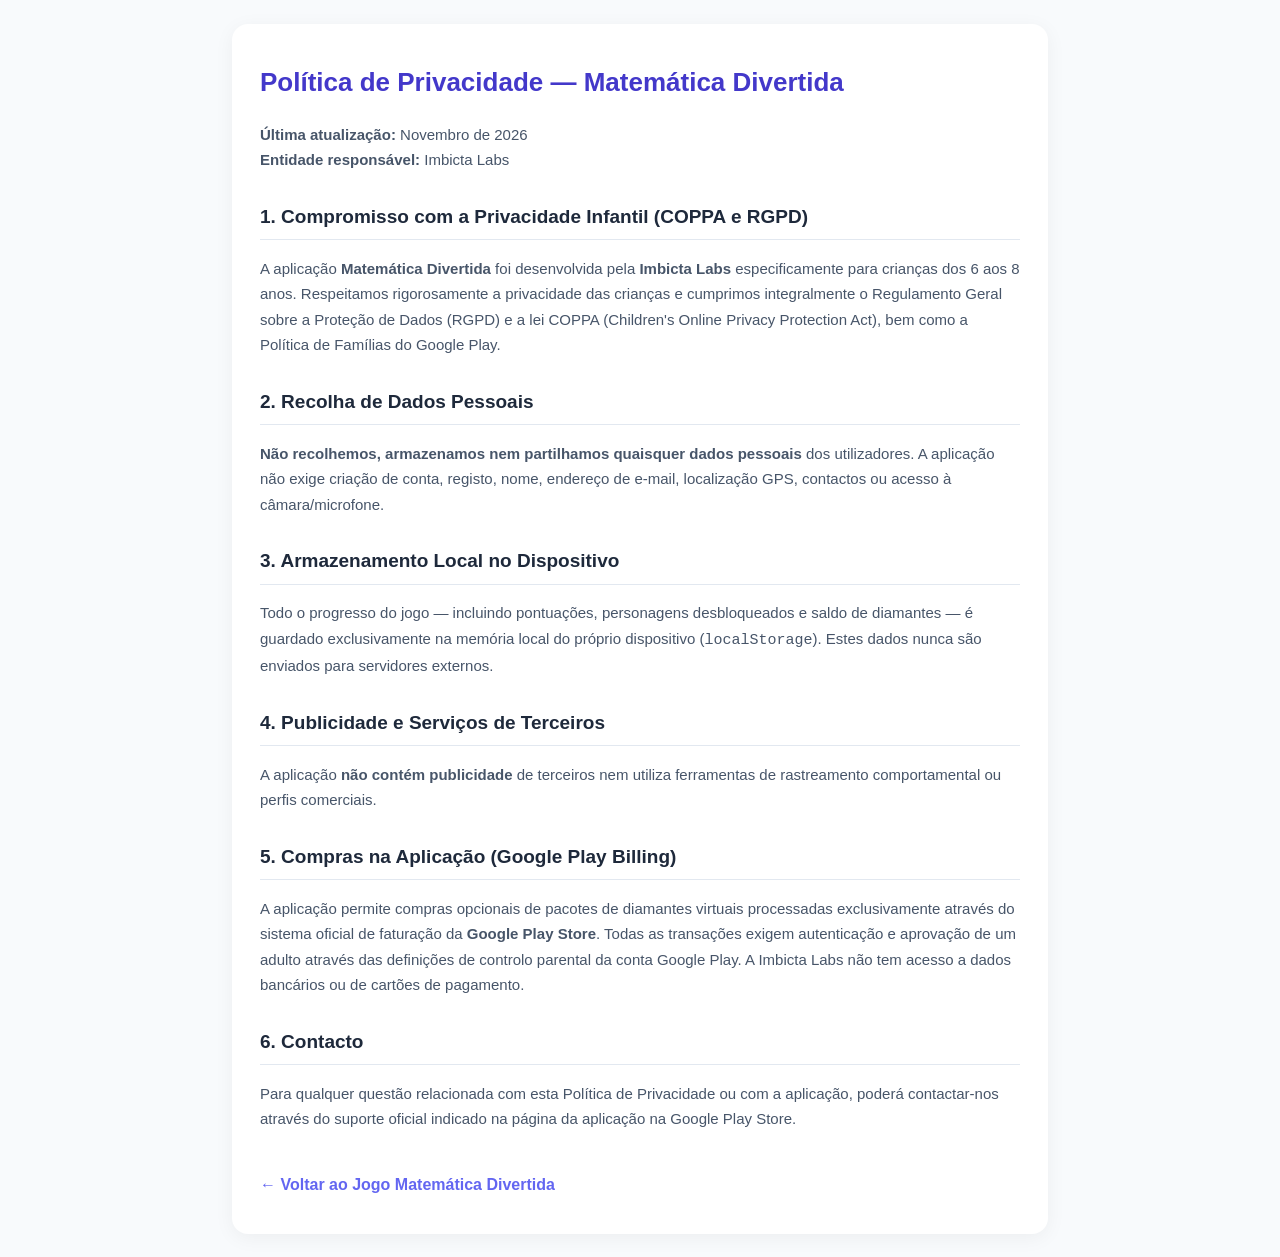
<file: matematica-divertida/matematica-divertida/privacidade.html>
<!DOCTYPE html>
<html lang="pt">
<head>
  <meta charset="UTF-8" />
  <meta name="viewport" content="width=device-width, initial-scale=1.0" />
  <title>Política de Privacidade — Matemática Divertida (Imbicta Labs)</title>
  <style>
    body {
      font-family: -apple-system, BlinkMacSystemFont, "Segoe UI", Roboto, sans-serif;
      background: #f8fafc;
      color: #1e293b;
      line-height: 1.7;
      margin: 0;
      padding: 24px 16px;
    }
    .container {
      max-width: 760px;
      margin: 0 auto;
      background: #ffffff;
      padding: 36px 28px;
      border-radius: 16px;
      box-shadow: 0 4px 20px rgba(0, 0, 0, 0.05);
    }
    h1 { color: #4338ca; font-size: 26px; margin-top: 0; }
    h2 { color: #1e293b; font-size: 19px; margin-top: 28px; border-bottom: 1px solid #e2e8f0; padding-bottom: 6px; }
    p, li { color: #475569; font-size: 15px; }
    .back { display: inline-block; margin-top: 24px; color: #6366f1; font-weight: 700; text-decoration: none; }
  </style>
</head>
<body>
  <div class="container">
    <h1>Política de Privacidade — Matemática Divertida</h1>
    <p><strong>Última atualização:</strong> Novembro de 2026<br>
    <strong>Entidade responsável:</strong> Imbicta Labs</p>

    <h2>1. Compromisso com a Privacidade Infantil (COPPA e RGPD)</h2>
    <p>A aplicação <strong>Matemática Divertida</strong> foi desenvolvida pela <strong>Imbicta Labs</strong> especificamente para crianças dos 6 aos 8 anos. Respeitamos rigorosamente a privacidade das crianças e cumprimos integralmente o Regulamento Geral sobre a Proteção de Dados (RGPD) e a lei COPPA (Children's Online Privacy Protection Act), bem como a Política de Famílias do Google Play.</p>

    <h2>2. Recolha de Dados Pessoais</h2>
    <p><strong>Não recolhemos, armazenamos nem partilhamos quaisquer dados pessoais</strong> dos utilizadores. A aplicação não exige criação de conta, registo, nome, endereço de e-mail, localização GPS, contactos ou acesso à câmara/microfone.</p>

    <h2>3. Armazenamento Local no Dispositivo</h2>
    <p>Todo o progresso do jogo — incluindo pontuações, personagens desbloqueados e saldo de diamantes — é guardado exclusivamente na memória local do próprio dispositivo (<code>localStorage</code>). Estes dados nunca são enviados para servidores externos.</p>

    <h2>4. Publicidade e Serviços de Terceiros</h2>
    <p>A aplicação <strong>não contém publicidade</strong> de terceiros nem utiliza ferramentas de rastreamento comportamental ou perfis comerciais.</p>

    <h2>5. Compras na Aplicação (Google Play Billing)</h2>
    <p>A aplicação permite compras opcionais de pacotes de diamantes virtuais processadas exclusivamente através do sistema oficial de faturação da <strong>Google Play Store</strong>. Todas as transações exigem autenticação e aprovação de um adulto através das definições de controlo parental da conta Google Play. A Imbicta Labs não tem acesso a dados bancários ou de cartões de pagamento.</p>

    <h2>6. Contacto</h2>
    <p>Para qualquer questão relacionada com esta Política de Privacidade ou com a aplicação, poderá contactar-nos através do suporte oficial indicado na página da aplicação na Google Play Store.</p>

    <a class="back" href="/matematica-divertida/">← Voltar ao Jogo Matemática Divertida</a>
  </div>
</body>
</html>
</file>
<file: assets/index-D84QzMRt.css>
@import"https://fonts.googleapis.com/css2?family=Nunito:wght@400;600;700;800;900&display=swap";@layer components;@layer properties{@supports (((-webkit-hyphens:none)) and (not (margin-trim:inline))) or ((-moz-orient:inline) and (not (color:rgb(from red r g b)))){*,:before,:after,::backdrop{--tw-translate-x:0;--tw-translate-y:0;--tw-translate-z:0;--tw-scale-x:1;--tw-scale-y:1;--tw-scale-z:1;--tw-rotate-x:initial;--tw-rotate-y:initial;--tw-rotate-z:initial;--tw-skew-x:initial;--tw-skew-y:initial;--tw-space-y-reverse:0;--tw-space-x-reverse:0;--tw-border-style:solid;--tw-leading:initial;--tw-font-weight:initial;--tw-tracking:initial;--tw-ordinal:initial;--tw-slashed-zero:initial;--tw-numeric-figure:initial;--tw-numeric-spacing:initial;--tw-numeric-fraction:initial;--tw-shadow:0 0 #0000;--tw-shadow-color:initial;--tw-shadow-alpha:100%;--tw-inset-shadow:0 0 #0000;--tw-inset-shadow-color:initial;--tw-inset-shadow-alpha:100%;--tw-ring-color:initial;--tw-ring-shadow:0 0 #0000;--tw-inset-ring-color:initial;--tw-inset-ring-shadow:0 0 #0000;--tw-ring-inset:initial;--tw-ring-offset-width:0px;--tw-ring-offset-color:#fff;--tw-ring-offset-shadow:0 0 #0000;--tw-outline-style:solid;--tw-blur:initial;--tw-brightness:initial;--tw-contrast:initial;--tw-grayscale:initial;--tw-hue-rotate:initial;--tw-invert:initial;--tw-opacity:initial;--tw-saturate:initial;--tw-sepia:initial;--tw-drop-shadow:initial;--tw-drop-shadow-color:initial;--tw-drop-shadow-alpha:100%;--tw-drop-shadow-size:initial;--tw-backdrop-blur:initial;--tw-backdrop-brightness:initial;--tw-backdrop-contrast:initial;--tw-backdrop-grayscale:initial;--tw-backdrop-hue-rotate:initial;--tw-backdrop-invert:initial;--tw-backdrop-opacity:initial;--tw-backdrop-saturate:initial;--tw-backdrop-sepia:initial;--tw-duration:initial;--tw-ease:initial;--tw-content:"";--tw-animation-delay:0s;--tw-animation-direction:normal;--tw-animation-duration:initial;--tw-animation-fill-mode:none;--tw-animation-iteration-count:1;--tw-enter-blur:0;--tw-enter-opacity:1;--tw-enter-rotate:0;--tw-enter-scale:1;--tw-enter-translate-x:0;--tw-enter-translate-y:0;--tw-exit-blur:0;--tw-exit-opacity:1;--tw-exit-rotate:0;--tw-exit-scale:1;--tw-exit-translate-x:0;--tw-exit-translate-y:0}}}@layer theme{:root,:host{--color-red-50:oklch(97.1% .013 17.38);--color-red-300:oklch(80.8% .114 19.571);--color-red-400:oklch(70.4% .191 22.216);--color-red-500:oklch(63.7% .237 25.331);--color-red-600:oklch(57.7% .245 27.325);--color-orange-300:oklch(83.7% .128 66.29);--color-orange-600:oklch(64.6% .222 41.116);--color-orange-700:oklch(55.3% .195 38.402);--color-orange-800:oklch(47% .157 37.304);--color-orange-900:oklch(40.8% .123 38.172);--color-amber-700:oklch(55.5% .163 48.998);--color-amber-800:oklch(47.3% .137 46.201);--color-yellow-50:oklch(98.7% .026 102.212);--color-yellow-100:oklch(97.3% .071 103.193);--color-yellow-400:oklch(85.2% .199 91.936);--color-yellow-600:oklch(68.1% .162 75.834);--color-green-300:oklch(87.1% .15 154.449);--color-sky-800:oklch(44.3% .11 240.79);--color-blue-200:oklch(88.2% .059 254.128);--color-blue-300:oklch(80.9% .105 251.813);--color-blue-400:oklch(70.7% .165 254.624);--color-blue-500:oklch(62.3% .214 259.815);--color-blue-800:oklch(42.4% .199 265.638);--color-blue-900:oklch(37.9% .146 265.522);--color-indigo-300:oklch(78.5% .115 274.713);--color-indigo-500:oklch(58.5% .233 277.117);--color-indigo-600:oklch(51.1% .262 276.966);--color-indigo-700:oklch(45.7% .24 277.023);--color-slate-100:oklch(96.8% .007 247.896);--color-slate-200:oklch(92.9% .013 255.508);--color-slate-300:oklch(86.9% .022 252.894);--color-slate-400:oklch(70.4% .04 256.788);--color-slate-500:oklch(55.4% .046 257.417);--color-slate-600:oklch(44.6% .043 257.281);--color-slate-700:oklch(37.2% .044 257.287);--color-slate-800:oklch(27.9% .041 260.031);--color-gray-50:oklch(98.5% .002 247.839);--color-gray-600:oklch(44.6% .03 256.802);--color-gray-900:oklch(21% .034 264.665);--color-black:#000;--color-white:#fff;--spacing:.25rem;--container-sm:24rem;--container-md:28rem;--container-lg:32rem;--container-xl:36rem;--container-2xl:42rem;--container-4xl:56rem;--text-xs:.75rem;--text-xs--line-height:calc(1 / .75);--text-sm:.875rem;--text-sm--line-height:calc(1.25 / .875);--text-base:1rem;--text-base--line-height: 1.5 ;--text-lg:1.125rem;--text-lg--line-height:calc(1.75 / 1.125);--text-2xl:1.5rem;--text-2xl--line-height:calc(2 / 1.5);--text-3xl:1.875rem;--text-3xl--line-height: 1.2 ;--font-weight-normal:400;--font-weight-medium:500;--font-weight-semibold:600;--font-weight-bold:700;--font-weight-black:900;--tracking-tight:-.025em;--tracking-widest:.1em;--leading-snug:1.375;--leading-normal:1.5;--leading-relaxed:1.625;--radius-2xl:1rem;--radius-3xl:1.5rem;--ease-in:cubic-bezier(.4, 0, 1, 1);--ease-out:cubic-bezier(0, 0, .2, 1);--ease-in-out:cubic-bezier(.4, 0, .2, 1);--animate-spin:spin 1s linear infinite;--animate-pulse:pulse 2s cubic-bezier(.4, 0, .6, 1) infinite;--blur-md:12px;--aspect-video:16 / 9;--default-transition-duration:.15s;--default-transition-timing-function:cubic-bezier(.4, 0, .2, 1);--default-font-family:var(--app-font-sans);--default-mono-font-family:var(--app-font-mono);--color-border:hsl(var(--border))}}@layer base{*,:after,:before,::backdrop{box-sizing:border-box;border:0 solid;margin:0;padding:0}::file-selector-button{box-sizing:border-box;border:0 solid;margin:0;padding:0}html,:host{-webkit-text-size-adjust:100%;tab-size:4;line-height:1.5;font-family:var(--default-font-family,ui-sans-serif, system-ui, sans-serif, "Apple Color Emoji", "Segoe UI Emoji", "Segoe UI Symbol", "Noto Color Emoji");font-feature-settings:var(--default-font-feature-settings,normal);font-variation-settings:var(--default-font-variation-settings,normal);-webkit-tap-highlight-color:transparent}hr{height:0;color:inherit;border-top-width:1px}abbr:where([title]){-webkit-text-decoration:underline dotted;text-decoration:underline dotted}h1,h2,h3,h4,h5,h6{font-size:inherit;font-weight:inherit}a{color:inherit;-webkit-text-decoration:inherit;text-decoration:inherit}b,strong{font-weight:bolder}code,kbd,samp,pre{font-family:var(--default-mono-font-family,ui-monospace, SFMono-Regular, Menlo, Monaco, Consolas, "Liberation Mono", "Courier New", monospace);font-feature-settings:var(--default-mono-font-feature-settings,normal);font-variation-settings:var(--default-mono-font-variation-settings,normal);font-size:1em}small{font-size:80%}sub,sup{vertical-align:baseline;font-size:75%;line-height:0;position:relative}sub{bottom:-.25em}sup{top:-.5em}table{text-indent:0;border-color:inherit;border-collapse:collapse}:-moz-focusring{outline:auto}progress{vertical-align:baseline}summary{display:list-item}ol,ul,menu{list-style:none}img,svg,video,canvas,audio,iframe,embed,object{vertical-align:middle;display:block}img,video{max-width:100%;height:auto}button,input,select,optgroup,textarea{font:inherit;font-feature-settings:inherit;font-variation-settings:inherit;letter-spacing:inherit;color:inherit;opacity:1;background-color:#0000;border-radius:0}::file-selector-button{font:inherit;font-feature-settings:inherit;font-variation-settings:inherit;letter-spacing:inherit;color:inherit;opacity:1;background-color:#0000;border-radius:0}:where(select:is([multiple],[size])) optgroup{font-weight:bolder}:where(select:is([multiple],[size])) optgroup option{padding-inline-start:20px}::file-selector-button{margin-inline-end:4px}::placeholder{opacity:1}@supports (not ((-webkit-appearance:-apple-pay-button))) or (contain-intrinsic-size:1px){::placeholder{color:currentColor}@supports (color:color-mix(in lab,red,red)){::placeholder{color:color-mix(in oklab,currentcolor 50%,transparent)}}}textarea{resize:vertical}::-webkit-search-decoration{-webkit-appearance:none}::-webkit-date-and-time-value{min-height:1lh;text-align:inherit}::-webkit-datetime-edit{display:inline-flex}::-webkit-datetime-edit-fields-wrapper{padding:0}::-webkit-datetime-edit{padding-block:0}::-webkit-datetime-edit-year-field{padding-block:0}::-webkit-datetime-edit-month-field{padding-block:0}::-webkit-datetime-edit-day-field{padding-block:0}::-webkit-datetime-edit-hour-field{padding-block:0}::-webkit-datetime-edit-minute-field{padding-block:0}::-webkit-datetime-edit-second-field{padding-block:0}::-webkit-datetime-edit-millisecond-field{padding-block:0}::-webkit-datetime-edit-meridiem-field{padding-block:0}::-webkit-calendar-picker-indicator{line-height:1}:-moz-ui-invalid{box-shadow:none}button,input:where([type=button],[type=reset],[type=submit]){appearance:button}::file-selector-button{appearance:button}::-webkit-inner-spin-button{height:auto}::-webkit-outer-spin-button{height:auto}[hidden]:where(:not([hidden=until-found])){display:none!important}*{border-color:hsl(var(--border))}html,body{overscroll-behavior:none;width:100%;height:100dvh;position:fixed;inset:0;overflow:hidden}body{background-color:hsl(var(--background));font-family:var(--app-font-sans);color:hsl(var(--foreground));-webkit-font-smoothing:antialiased;-moz-osx-font-smoothing:grayscale}#root{width:100%;height:100dvh;overflow:hidden}}@layer utilities{.\@container\/field-group{container:field-group/inline-size}.pointer-events-auto{pointer-events:auto}.pointer-events-none{pointer-events:none}.invisible{visibility:hidden}.visible{visibility:visible}.sr-only{clip-path:inset(50%);white-space:nowrap;border-width:0;width:1px;height:1px;margin:-1px;padding:0;position:absolute;overflow:hidden}.absolute{position:absolute}.fixed{position:fixed}.relative{position:relative}.static{position:static}.sticky{position:sticky}.inset-0{inset:calc(var(--spacing) * 0)}.inset-x-0{inset-inline:calc(var(--spacing) * 0)}.inset-y-0{inset-block:calc(var(--spacing) * 0)}.-top-12{top:calc(var(--spacing) * -12)}.top-0{top:calc(var(--spacing) * 0)}.top-1\.5{top:calc(var(--spacing) * 1.5)}.top-1\/2{top:50%}.top-2{top:calc(var(--spacing) * 2)}.top-3{top:calc(var(--spacing) * 3)}.top-3\.5{top:calc(var(--spacing) * 3.5)}.top-4{top:calc(var(--spacing) * 4)}.top-\[1px\]{top:1px}.top-\[50\%\]{top:50%}.top-\[60\%\]{top:60%}.top-full{top:100%}.-right-12{right:calc(var(--spacing) * -12)}.right-0{right:calc(var(--spacing) * 0)}.right-1{right:calc(var(--spacing) * 1)}.right-2{right:calc(var(--spacing) * 2)}.right-3{right:calc(var(--spacing) * 3)}.right-4{right:calc(var(--spacing) * 4)}.-bottom-12{bottom:calc(var(--spacing) * -12)}.bottom-0{bottom:calc(var(--spacing) * 0)}.-left-12{left:calc(var(--spacing) * -12)}.left-0{left:calc(var(--spacing) * 0)}.left-1\/2{left:50%}.left-2{left:calc(var(--spacing) * 2)}.left-\[50\%\]{left:50%}.z-10{z-index:10}.z-20{z-index:20}.z-50{z-index:50}.z-\[1\]{z-index:1}.z-\[80\]{z-index:80}.z-\[90\]{z-index:90}.z-\[100\]{z-index:100}.order-first{order:-9999}.order-last{order:9999}.float-right{float:right}.\!m-0{margin:calc(var(--spacing) * 0)!important}.-mx-1{margin-inline:calc(var(--spacing) * -1)}.mx-2{margin-inline:calc(var(--spacing) * 2)}.mx-3\.5{margin-inline:calc(var(--spacing) * 3.5)}.mx-4{margin-inline:calc(var(--spacing) * 4)}.mx-auto{margin-inline:auto}.-my-2{margin-block:calc(var(--spacing) * -2)}.my-0{margin-block:calc(var(--spacing) * 0)}.my-0\.5{margin-block:calc(var(--spacing) * .5)}.my-1{margin-block:calc(var(--spacing) * 1)}.my-auto{margin-block:auto}.-mt-4{margin-top:calc(var(--spacing) * -4)}.mt-0\.5{margin-top:calc(var(--spacing) * .5)}.mt-1{margin-top:calc(var(--spacing) * 1)}.mt-1\.5{margin-top:calc(var(--spacing) * 1.5)}.mt-2{margin-top:calc(var(--spacing) * 2)}.mt-3{margin-top:calc(var(--spacing) * 3)}.mt-4{margin-top:calc(var(--spacing) * 4)}.mt-5{margin-top:calc(var(--spacing) * 5)}.mt-24{margin-top:calc(var(--spacing) * 24)}.mt-auto{margin-top:auto}.mr-2{margin-right:calc(var(--spacing) * 2)}.mb-1{margin-bottom:calc(var(--spacing) * 1)}.mb-2{margin-bottom:calc(var(--spacing) * 2)}.mb-3{margin-bottom:calc(var(--spacing) * 3)}.mb-4{margin-bottom:calc(var(--spacing) * 4)}.mb-8{margin-bottom:calc(var(--spacing) * 8)}.-ml-4{margin-left:calc(var(--spacing) * -4)}.ml-1{margin-left:calc(var(--spacing) * 1)}.ml-4{margin-left:calc(var(--spacing) * 4)}.ml-auto{margin-left:auto}.line-clamp-2{-webkit-line-clamp:2;-webkit-box-orient:vertical;display:-webkit-box;overflow:hidden}.block{display:block}.flex{display:flex}.grid{display:grid}.hidden{display:none}.inline-block{display:inline-block}.inline-flex{display:inline-flex}.table{display:table}.aspect-square{aspect-ratio:1}.aspect-video{aspect-ratio:var(--aspect-video)}.size-4{width:calc(var(--spacing) * 4);height:calc(var(--spacing) * 4)}.size-6{width:calc(var(--spacing) * 6);height:calc(var(--spacing) * 6)}.size-8{width:calc(var(--spacing) * 8);height:calc(var(--spacing) * 8)}.size-10{width:calc(var(--spacing) * 10);height:calc(var(--spacing) * 10)}.size-\[--cell-size\]{width:--cell-size;height:--cell-size}.h-1\.5{height:calc(var(--spacing) * 1.5)}.h-2{height:calc(var(--spacing) * 2)}.h-2\.5{height:calc(var(--spacing) * 2.5)}.h-3{height:calc(var(--spacing) * 3)}.h-3\.5{height:calc(var(--spacing) * 3.5)}.h-4{height:calc(var(--spacing) * 4)}.h-5{height:calc(var(--spacing) * 5)}.h-6{height:calc(var(--spacing) * 6)}.h-7{height:calc(var(--spacing) * 7)}.h-8{height:calc(var(--spacing) * 8)}.h-9{height:calc(var(--spacing) * 9)}.h-10{height:calc(var(--spacing) * 10)}.h-12{height:calc(var(--spacing) * 12)}.h-\[--cell-size\]{height:--cell-size}.h-\[1px\]{height:1px}.h-\[var\(--radix-navigation-menu-viewport-height\)\]{height:var(--radix-navigation-menu-viewport-height)}.h-\[var\(--radix-select-trigger-height\)\]{height:var(--radix-select-trigger-height)}.h-auto{height:auto}.h-dvh{height:100dvh}.h-full{height:100%}.h-px{height:1px}.h-svh{height:100svh}.max-h-\[--radix-context-menu-content-available-height\]{max-height:--radix-context-menu-content-available-height}.max-h-\[--radix-select-content-available-height\]{max-height:--radix-select-content-available-height}.max-h-\[300px\]{max-height:300px}.max-h-\[var\(--radix-dropdown-menu-content-available-height\)\]{max-height:var(--radix-dropdown-menu-content-available-height)}.max-h-screen{max-height:100vh}.min-h-0{min-height:calc(var(--spacing) * 0)}.min-h-8{min-height:calc(var(--spacing) * 8)}.min-h-9{min-height:calc(var(--spacing) * 9)}.min-h-10{min-height:calc(var(--spacing) * 10)}.min-h-\[1\.75rem\]{min-height:1.75rem}.min-h-\[60px\]{min-height:60px}.min-h-screen{min-height:100vh}.min-h-svh{min-height:100svh}.w-0{width:calc(var(--spacing) * 0)}.w-1{width:calc(var(--spacing) * 1)}.w-2{width:calc(var(--spacing) * 2)}.w-2\.5{width:calc(var(--spacing) * 2.5)}.w-3{width:calc(var(--spacing) * 3)}.w-3\.5{width:calc(var(--spacing) * 3.5)}.w-3\/4{width:75%}.w-4{width:calc(var(--spacing) * 4)}.w-5{width:calc(var(--spacing) * 5)}.w-7{width:calc(var(--spacing) * 7)}.w-8{width:calc(var(--spacing) * 8)}.w-9{width:calc(var(--spacing) * 9)}.w-10{width:calc(var(--spacing) * 10)}.w-64{width:calc(var(--spacing) * 64)}.w-72{width:calc(var(--spacing) * 72)}.w-\[--cell-size\]{width:--cell-size}.w-\[1px\]{width:1px}.w-\[92vw\]{width:92vw}.w-\[100px\]{width:100px}.w-\[var\(--sidebar-width\)\]{width:var(--sidebar-width)}.w-auto{width:auto}.w-fit{width:fit-content}.w-full{width:100%}.w-max{width:max-content}.w-px{width:1px}.max-w-2xl{max-width:var(--container-2xl)}.max-w-4xl{max-width:var(--container-4xl)}.max-w-\[440px\]{max-width:440px}.max-w-\[var\(--skeleton-width\)\]{max-width:var(--skeleton-width)}.max-w-lg{max-width:var(--container-lg)}.max-w-max{max-width:max-content}.max-w-md{max-width:var(--container-md)}.max-w-sm{max-width:var(--container-sm)}.max-w-xl{max-width:var(--container-xl)}.min-w-0{min-width:calc(var(--spacing) * 0)}.min-w-5{min-width:calc(var(--spacing) * 5)}.min-w-8{min-width:calc(var(--spacing) * 8)}.min-w-9{min-width:calc(var(--spacing) * 9)}.min-w-10{min-width:calc(var(--spacing) * 10)}.min-w-\[--cell-size\]{min-width:--cell-size}.min-w-\[8rem\]{min-width:8rem}.min-w-\[12rem\]{min-width:12rem}.min-w-\[var\(--radix-select-trigger-width\)\]{min-width:var(--radix-select-trigger-width)}.flex-1{flex:1}.shrink-0{flex-shrink:0}.grow{flex-grow:1}.grow-0{flex-grow:0}.basis-full{flex-basis:100%}.caption-bottom{caption-side:bottom}.border-collapse{border-collapse:collapse}.origin-\[--radix-context-menu-content-transform-origin\]{transform-origin:--radix-context-menu-content-transform-origin}.origin-\[--radix-dropdown-menu-content-transform-origin\]{transform-origin:--radix-dropdown-menu-content-transform-origin}.origin-\[--radix-hover-card-content-transform-origin\]{transform-origin:--radix-hover-card-content-transform-origin}.origin-\[--radix-menubar-content-transform-origin\]{transform-origin:--radix-menubar-content-transform-origin}.origin-\[--radix-popover-content-transform-origin\]{transform-origin:--radix-popover-content-transform-origin}.origin-\[--radix-select-content-transform-origin\]{transform-origin:--radix-select-content-transform-origin}.origin-\[--radix-tooltip-content-transform-origin\]{transform-origin:--radix-tooltip-content-transform-origin}.-translate-x-1\/2{--tw-translate-x: -50% ;translate:var(--tw-translate-x) var(--tw-translate-y)}.-translate-x-px{--tw-translate-x:-1px;translate:var(--tw-translate-x) var(--tw-translate-y)}.translate-x-\[-50\%\]{--tw-translate-x:-50%;translate:var(--tw-translate-x) var(--tw-translate-y)}.translate-x-px{--tw-translate-x:1px;translate:var(--tw-translate-x) var(--tw-translate-y)}.-translate-y-1\/2{--tw-translate-y: -50% ;translate:var(--tw-translate-x) var(--tw-translate-y)}.translate-y-\[-50\%\]{--tw-translate-y:-50%;translate:var(--tw-translate-x) var(--tw-translate-y)}.scale-105{--tw-scale-x:105%;--tw-scale-y:105%;--tw-scale-z:105%;scale:var(--tw-scale-x) var(--tw-scale-y)}.rotate-45{rotate:45deg}.rotate-90{rotate:90deg}.transform{transform:var(--tw-rotate-x,) var(--tw-rotate-y,) var(--tw-rotate-z,) var(--tw-skew-x,) var(--tw-skew-y,)}.animate-caret-blink{animation:1.25s ease-out infinite caret-blink}.animate-in{animation:enter var(--tw-animation-duration,var(--tw-duration,.15s))var(--tw-ease,ease)var(--tw-animation-delay,0s)var(--tw-animation-iteration-count,1)var(--tw-animation-direction,normal)var(--tw-animation-fill-mode,none)}.animate-pulse{animation:var(--animate-pulse)}.animate-spin{animation:var(--animate-spin)}.cursor-default{cursor:default}.cursor-pointer{cursor:pointer}.cursor-text{cursor:text}.touch-none{touch-action:none}.resize-none{resize:none}.list-disc{list-style-type:disc}.list-none{list-style-type:none}.grid-cols-2{grid-template-columns:repeat(2,minmax(0,1fr))}.flex-col{flex-direction:column}.flex-col-reverse{flex-direction:column-reverse}.flex-row{flex-direction:row}.flex-wrap{flex-wrap:wrap}.place-content-center{place-content:center}.items-center{align-items:center}.items-end{align-items:flex-end}.items-start{align-items:flex-start}.items-stretch{align-items:stretch}.justify-between{justify-content:space-between}.justify-center{justify-content:center}.justify-start{justify-content:flex-start}.gap-1{gap:calc(var(--spacing) * 1)}.gap-1\.5{gap:calc(var(--spacing) * 1.5)}.gap-2{gap:calc(var(--spacing) * 2)}.gap-2\.5{gap:calc(var(--spacing) * 2.5)}.gap-3{gap:calc(var(--spacing) * 3)}.gap-4{gap:calc(var(--spacing) * 4)}.gap-6{gap:calc(var(--spacing) * 6)}.gap-7{gap:calc(var(--spacing) * 7)}.gap-12{gap:calc(var(--spacing) * 12)}:where(.space-y-1\.5>:not(:last-child)){--tw-space-y-reverse:0;margin-block-start:calc(calc(var(--spacing) * 1.5) * var(--tw-space-y-reverse));margin-block-end:calc(calc(var(--spacing) * 1.5) * calc(1 - var(--tw-space-y-reverse)))}:where(.space-y-2>:not(:last-child)){--tw-space-y-reverse:0;margin-block-start:calc(calc(var(--spacing) * 2) * var(--tw-space-y-reverse));margin-block-end:calc(calc(var(--spacing) * 2) * calc(1 - var(--tw-space-y-reverse)))}:where(.space-x-1>:not(:last-child)){--tw-space-x-reverse:0;margin-inline-start:calc(calc(var(--spacing) * 1) * var(--tw-space-x-reverse));margin-inline-end:calc(calc(var(--spacing) * 1) * calc(1 - var(--tw-space-x-reverse)))}:where(.space-x-4>:not(:last-child)){--tw-space-x-reverse:0;margin-inline-start:calc(calc(var(--spacing) * 4) * var(--tw-space-x-reverse));margin-inline-end:calc(calc(var(--spacing) * 4) * calc(1 - var(--tw-space-x-reverse)))}.self-stretch{align-self:stretch}.truncate{text-overflow:ellipsis;white-space:nowrap;overflow:hidden}.overflow-auto{overflow:auto}.overflow-hidden{overflow:hidden}.overflow-x-hidden{overflow-x:hidden}.overflow-y-auto{overflow-y:auto}.rounded-2xl{border-radius:var(--radius-2xl)}.rounded-3xl{border-radius:var(--radius-3xl)}.rounded-\[2px\]{border-radius:2px}.rounded-\[calc\(var\(--radius\)-5px\)\]{border-radius:calc(var(--radius) - 5px)}.rounded-\[inherit\]{border-radius:inherit}.rounded-full{border-radius:3.40282e38px}.rounded-lg{border-radius:var(--radius)}.rounded-md{border-radius:calc(var(--radius) - 2px)}.rounded-none{border-radius:0}.rounded-sm{border-radius:calc(var(--radius) - 4px)}.rounded-xl{border-radius:calc(var(--radius) + 4px)}.rounded-t-\[10px\]{border-top-left-radius:10px;border-top-right-radius:10px}.rounded-l-md{border-top-left-radius:calc(var(--radius) - 2px);border-bottom-left-radius:calc(var(--radius) - 2px)}.rounded-tl-sm{border-top-left-radius:calc(var(--radius) - 4px)}.rounded-r-md{border-top-right-radius:calc(var(--radius) - 2px);border-bottom-right-radius:calc(var(--radius) - 2px)}.border{border-style:var(--tw-border-style);border-width:1px}.border-0{border-style:var(--tw-border-style);border-width:0}.border-2{border-style:var(--tw-border-style);border-width:2px}.border-4{border-style:var(--tw-border-style);border-width:4px}.border-\[1\.5px\]{border-style:var(--tw-border-style);border-width:1.5px}.border-y{border-block-style:var(--tw-border-style);border-block-width:1px}.border-t{border-top-style:var(--tw-border-style);border-top-width:1px}.border-r{border-right-style:var(--tw-border-style);border-right-width:1px}.border-b{border-bottom-style:var(--tw-border-style);border-bottom-width:1px}.border-l{border-left-style:var(--tw-border-style);border-left-width:1px}.border-dashed{--tw-border-style:dashed;border-style:dashed}.\[border-color\:var\(--badge-outline\)\]{border-color:var(--badge-outline)}.\[border-color\:var\(--button-outline\)\]{border-color:var(--button-outline)}.border-\[--color-border\]{border-color:--color-border}.border-border,.border-border\/50{border-color:hsl(var(--border))}@supports (color:color-mix(in lab,red,red)){.border-border\/50{border-color:color-mix(in oklab,hsl(var(--border)) 50%,transparent)}}.border-destructive{border-color:hsl(var(--destructive))}.border-destructive-border{border-color:var(--destructive-border)}.border-destructive\/50{border-color:hsl(var(--destructive))}@supports (color:color-mix(in lab,red,red)){.border-destructive\/50{border-color:color-mix(in oklab,hsl(var(--destructive)) 50%,transparent)}}.border-input{border-color:hsl(var(--input))}.border-primary{border-color:hsl(var(--primary))}.border-primary-border{border-color:var(--primary-border)}.border-primary\/50{border-color:hsl(var(--primary))}@supports (color:color-mix(in lab,red,red)){.border-primary\/50{border-color:color-mix(in oklab,hsl(var(--primary)) 50%,transparent)}}.border-secondary-border{border-color:var(--secondary-border)}.border-slate-200{border-color:var(--color-slate-200)}.border-transparent{border-color:#0000}.border-white{border-color:var(--color-white)}.border-yellow-400{border-color:var(--color-yellow-400)}.border-t-transparent{border-top-color:#0000}.border-l-transparent{border-left-color:#0000}.bg-\[--color-bg\]{background-color:--color-bg}.bg-accent{background-color:hsl(var(--accent))}.bg-background{background-color:hsl(var(--background))}.bg-black\/80{background-color:#000c}@supports (color:color-mix(in lab,red,red)){.bg-black\/80{background-color:color-mix(in oklab,var(--color-black) 80%,transparent)}}.bg-border{background-color:hsl(var(--border))}.bg-card{background-color:hsl(var(--card))}.bg-destructive{background-color:hsl(var(--destructive))}.bg-foreground{background-color:hsl(var(--foreground))}.bg-gray-50{background-color:var(--color-gray-50)}.bg-input{background-color:hsl(var(--input))}.bg-muted,.bg-muted\/50{background-color:hsl(var(--muted))}@supports (color:color-mix(in lab,red,red)){.bg-muted\/50{background-color:color-mix(in oklab,hsl(var(--muted)) 50%,transparent)}}.bg-popover{background-color:hsl(var(--popover))}.bg-primary,.bg-primary\/10{background-color:hsl(var(--primary))}@supports (color:color-mix(in lab,red,red)){.bg-primary\/10{background-color:color-mix(in oklab,hsl(var(--primary)) 10%,transparent)}}.bg-primary\/20{background-color:hsl(var(--primary))}@supports (color:color-mix(in lab,red,red)){.bg-primary\/20{background-color:color-mix(in oklab,hsl(var(--primary)) 20%,transparent)}}.bg-secondary{background-color:hsl(var(--secondary))}.bg-slate-100{background-color:var(--color-slate-100)}.bg-transparent{background-color:#0000}.bg-white{background-color:var(--color-white)}.bg-white\/80{background-color:#fffc}@supports (color:color-mix(in lab,red,red)){.bg-white\/80{background-color:color-mix(in oklab,var(--color-white) 80%,transparent)}}.bg-yellow-50{background-color:var(--color-yellow-50)}.bg-yellow-100{background-color:var(--color-yellow-100)}.fill-blue-200{fill:var(--color-blue-200)}.fill-blue-300{fill:var(--color-blue-300)}.fill-current{fill:currentColor}.fill-primary{fill:hsl(var(--primary))}.p-0{padding:calc(var(--spacing) * 0)}.p-1{padding:calc(var(--spacing) * 1)}.p-2{padding:calc(var(--spacing) * 2)}.p-3{padding:calc(var(--spacing) * 3)}.p-4{padding:calc(var(--spacing) * 4)}.p-6{padding:calc(var(--spacing) * 6)}.p-8{padding:calc(var(--spacing) * 8)}.p-\[1px\]{padding:1px}.px-1{padding-inline:calc(var(--spacing) * 1)}.px-1\.5{padding-inline:calc(var(--spacing) * 1.5)}.px-2{padding-inline:calc(var(--spacing) * 2)}.px-2\.5{padding-inline:calc(var(--spacing) * 2.5)}.px-3{padding-inline:calc(var(--spacing) * 3)}.px-4{padding-inline:calc(var(--spacing) * 4)}.px-8{padding-inline:calc(var(--spacing) * 8)}.px-\[--cell-size\]{padding-inline:--cell-size}.py-0\.5{padding-block:calc(var(--spacing) * .5)}.py-1{padding-block:calc(var(--spacing) * 1)}.py-1\.5{padding-block:calc(var(--spacing) * 1.5)}.py-2{padding-block:calc(var(--spacing) * 2)}.py-2\.5{padding-block:calc(var(--spacing) * 2.5)}.py-3{padding-block:calc(var(--spacing) * 3)}.py-4{padding-block:calc(var(--spacing) * 4)}.py-6{padding-block:calc(var(--spacing) * 6)}.pt-0{padding-top:calc(var(--spacing) * 0)}.pt-3{padding-top:calc(var(--spacing) * 3)}.pt-4{padding-top:calc(var(--spacing) * 4)}.pt-6{padding-top:calc(var(--spacing) * 6)}.pt-20{padding-top:calc(var(--spacing) * 20)}.pr-1{padding-right:calc(var(--spacing) * 1)}.pr-2{padding-right:calc(var(--spacing) * 2)}.pr-2\.5{padding-right:calc(var(--spacing) * 2.5)}.pr-3{padding-right:calc(var(--spacing) * 3)}.pr-8{padding-right:calc(var(--spacing) * 8)}.pr-12{padding-right:calc(var(--spacing) * 12)}.pb-3{padding-bottom:calc(var(--spacing) * 3)}.pb-4{padding-bottom:calc(var(--spacing) * 4)}.pb-8{padding-bottom:calc(var(--spacing) * 8)}.pb-24{padding-bottom:calc(var(--spacing) * 24)}.pl-2{padding-left:calc(var(--spacing) * 2)}.pl-2\.5{padding-left:calc(var(--spacing) * 2.5)}.pl-3{padding-left:calc(var(--spacing) * 3)}.pl-4{padding-left:calc(var(--spacing) * 4)}.pl-8{padding-left:calc(var(--spacing) * 8)}.text-center{text-align:center}.text-left{text-align:left}.align-middle{vertical-align:middle}.font-mono{font-family:var(--app-font-mono)}.font-sans{font-family:var(--app-font-sans)}.text-2xl{font-size:var(--text-2xl);line-height:var(--tw-leading,var(--text-2xl--line-height))}.text-base{font-size:var(--text-base);line-height:var(--tw-leading,var(--text-base--line-height))}.text-lg{font-size:var(--text-lg);line-height:var(--tw-leading,var(--text-lg--line-height))}.text-sm{font-size:var(--text-sm);line-height:var(--tw-leading,var(--text-sm--line-height))}.text-sm\/relaxed{font-size:var(--text-sm);line-height:var(--leading-relaxed)}.text-xs{font-size:var(--text-xs);line-height:var(--tw-leading,var(--text-xs--line-height))}.text-\[0\.8rem\]{font-size:.8rem}.leading-none{--tw-leading:1;line-height:1}.leading-normal{--tw-leading:var(--leading-normal);line-height:var(--leading-normal)}.leading-snug{--tw-leading:var(--leading-snug);line-height:var(--leading-snug)}.font-black{--tw-font-weight:var(--font-weight-black);font-weight:var(--font-weight-black)}.font-bold{--tw-font-weight:var(--font-weight-bold);font-weight:var(--font-weight-bold)}.font-medium{--tw-font-weight:var(--font-weight-medium);font-weight:var(--font-weight-medium)}.font-normal{--tw-font-weight:var(--font-weight-normal);font-weight:var(--font-weight-normal)}.font-semibold{--tw-font-weight:var(--font-weight-semibold);font-weight:var(--font-weight-semibold)}.tracking-tight{--tw-tracking:var(--tracking-tight);letter-spacing:var(--tracking-tight)}.tracking-widest{--tw-tracking:var(--tracking-widest);letter-spacing:var(--tracking-widest)}.text-balance{text-wrap:balance}.break-words{overflow-wrap:break-word}.break-all{word-break:break-all}.whitespace-nowrap{white-space:nowrap}.text-accent-foreground{color:hsl(var(--accent-foreground))}.text-amber-700{color:var(--color-amber-700)}.text-amber-800{color:var(--color-amber-800)}.text-blue-400{color:var(--color-blue-400)}.text-blue-500{color:var(--color-blue-500)}.text-blue-800{color:var(--color-blue-800)}.text-blue-900{color:var(--color-blue-900)}.text-card-foreground{color:hsl(var(--card-foreground))}.text-current{color:currentColor}.text-destructive{color:hsl(var(--destructive))}.text-destructive-foreground{color:hsl(var(--destructive-foreground))}.text-foreground,.text-foreground\/50{color:hsl(var(--foreground))}@supports (color:color-mix(in lab,red,red)){.text-foreground\/50{color:color-mix(in oklab,hsl(var(--foreground)) 50%,transparent)}}.text-gray-600{color:var(--color-gray-600)}.text-gray-900{color:var(--color-gray-900)}.text-indigo-500{color:var(--color-indigo-500)}.text-indigo-600{color:var(--color-indigo-600)}.text-indigo-700{color:var(--color-indigo-700)}.text-muted-foreground{color:hsl(var(--muted-foreground))}.text-orange-600{color:var(--color-orange-600)}.text-orange-700{color:var(--color-orange-700)}.text-orange-800{color:var(--color-orange-800)}.text-orange-900{color:var(--color-orange-900)}.text-popover-foreground{color:hsl(var(--popover-foreground))}.text-primary{color:hsl(var(--primary))}.text-primary-foreground{color:hsl(var(--primary-foreground))}.text-red-500{color:var(--color-red-500)}.text-red-600{color:var(--color-red-600)}.text-secondary-foreground{color:hsl(var(--secondary-foreground))}.text-sky-800{color:var(--color-sky-800)}.text-slate-400{color:var(--color-slate-400)}.text-slate-500{color:var(--color-slate-500)}.text-slate-600{color:var(--color-slate-600)}.text-slate-700{color:var(--color-slate-700)}.text-slate-800{color:var(--color-slate-800)}.text-white{color:var(--color-white)}.text-yellow-600{color:var(--color-yellow-600)}.uppercase{text-transform:uppercase}.tabular-nums{--tw-numeric-spacing:tabular-nums;font-variant-numeric:var(--tw-ordinal,) var(--tw-slashed-zero,) var(--tw-numeric-figure,) var(--tw-numeric-spacing,) var(--tw-numeric-fraction,)}.underline{text-decoration-line:underline}.underline-offset-4{text-underline-offset:4px}.accent-orange-600{accent-color:var(--color-orange-600)}.opacity-0{opacity:0}.opacity-50{opacity:.5}.opacity-60{opacity:.6}.opacity-70{opacity:.7}.opacity-90{opacity:.9}.shadow{--tw-shadow:0 1px 3px 0 var(--tw-shadow-color,#0000001a), 0 1px 2px -1px var(--tw-shadow-color,#0000001a);box-shadow:var(--tw-inset-shadow),var(--tw-inset-ring-shadow),var(--tw-ring-offset-shadow),var(--tw-ring-shadow),var(--tw-shadow)}.shadow-\[0_0_0_1px_hsl\(var\(--sidebar-border\)\)\]{--tw-shadow:0 0 0 1px var(--tw-shadow-color,hsl(var(--sidebar-border)));box-shadow:var(--tw-inset-shadow),var(--tw-inset-ring-shadow),var(--tw-ring-offset-shadow),var(--tw-ring-shadow),var(--tw-shadow)}.shadow-lg{--tw-shadow:0 10px 15px -3px var(--tw-shadow-color,#0000001a), 0 4px 6px -4px var(--tw-shadow-color,#0000001a);box-shadow:var(--tw-inset-shadow),var(--tw-inset-ring-shadow),var(--tw-ring-offset-shadow),var(--tw-ring-shadow),var(--tw-shadow)}.shadow-md{--tw-shadow:0 4px 6px -1px var(--tw-shadow-color,#0000001a), 0 2px 4px -2px var(--tw-shadow-color,#0000001a);box-shadow:var(--tw-inset-shadow),var(--tw-inset-ring-shadow),var(--tw-ring-offset-shadow),var(--tw-ring-shadow),var(--tw-shadow)}.shadow-none{--tw-shadow:0 0 #0000;box-shadow:var(--tw-inset-shadow),var(--tw-inset-ring-shadow),var(--tw-ring-offset-shadow),var(--tw-ring-shadow),var(--tw-shadow)}.shadow-sm{--tw-shadow:0 1px 3px 0 var(--tw-shadow-color,#0000001a), 0 1px 2px -1px var(--tw-shadow-color,#0000001a);box-shadow:var(--tw-inset-shadow),var(--tw-inset-ring-shadow),var(--tw-ring-offset-shadow),var(--tw-ring-shadow),var(--tw-shadow)}.shadow-xl{--tw-shadow:0 20px 25px -5px var(--tw-shadow-color,#0000001a), 0 8px 10px -6px var(--tw-shadow-color,#0000001a);box-shadow:var(--tw-inset-shadow),var(--tw-inset-ring-shadow),var(--tw-ring-offset-shadow),var(--tw-ring-shadow),var(--tw-shadow)}.shadow-xs{--tw-shadow:0 1px 2px 0 var(--tw-shadow-color,#0000000d);box-shadow:var(--tw-inset-shadow),var(--tw-inset-ring-shadow),var(--tw-ring-offset-shadow),var(--tw-ring-shadow),var(--tw-shadow)}.ring{--tw-ring-shadow:var(--tw-ring-inset,) 0 0 0 calc(1px + var(--tw-ring-offset-width)) var(--tw-ring-color,currentcolor);box-shadow:var(--tw-inset-shadow),var(--tw-inset-ring-shadow),var(--tw-ring-offset-shadow),var(--tw-ring-shadow),var(--tw-shadow)}.ring-0{--tw-ring-shadow:var(--tw-ring-inset,) 0 0 0 calc(0px + var(--tw-ring-offset-width)) var(--tw-ring-color,currentcolor);box-shadow:var(--tw-inset-shadow),var(--tw-inset-ring-shadow),var(--tw-ring-offset-shadow),var(--tw-ring-shadow),var(--tw-shadow)}.ring-1{--tw-ring-shadow:var(--tw-ring-inset,) 0 0 0 calc(1px + var(--tw-ring-offset-width)) var(--tw-ring-color,currentcolor);box-shadow:var(--tw-inset-shadow),var(--tw-inset-ring-shadow),var(--tw-ring-offset-shadow),var(--tw-ring-shadow),var(--tw-shadow)}.ring-ring{--tw-ring-color:hsl(var(--ring))}.ring-offset-background{--tw-ring-offset-color:hsl(var(--background))}.outline-hidden{--tw-outline-style:none;outline-style:none}@media(forced-colors:active){.outline-hidden{outline-offset:2px;outline:2px solid #0000}}.outline{outline-style:var(--tw-outline-style);outline-width:1px}.outline-2{outline-style:var(--tw-outline-style);outline-width:2px}.outline-offset-2{outline-offset:2px}.outline-transparent{outline-color:#0000}.filter{filter:var(--tw-blur,) var(--tw-brightness,) var(--tw-contrast,) var(--tw-grayscale,) var(--tw-hue-rotate,) var(--tw-invert,) var(--tw-saturate,) var(--tw-sepia,) var(--tw-drop-shadow,)}.backdrop-blur-md{--tw-backdrop-blur:blur(var(--blur-md));-webkit-backdrop-filter:var(--tw-backdrop-blur,) var(--tw-backdrop-brightness,) var(--tw-backdrop-contrast,) var(--tw-backdrop-grayscale,) var(--tw-backdrop-hue-rotate,) var(--tw-backdrop-invert,) var(--tw-backdrop-opacity,) var(--tw-backdrop-saturate,) var(--tw-backdrop-sepia,);backdrop-filter:var(--tw-backdrop-blur,) var(--tw-backdrop-brightness,) var(--tw-backdrop-contrast,) var(--tw-backdrop-grayscale,) var(--tw-backdrop-hue-rotate,) var(--tw-backdrop-invert,) var(--tw-backdrop-opacity,) var(--tw-backdrop-saturate,) var(--tw-backdrop-sepia,)}.transition{transition-property:color,background-color,border-color,outline-color,text-decoration-color,fill,stroke,--tw-gradient-from,--tw-gradient-via,--tw-gradient-to,opacity,box-shadow,transform,translate,scale,rotate,filter,-webkit-backdrop-filter,backdrop-filter,display,content-visibility,overlay,pointer-events;transition-timing-function:var(--tw-ease,var(--default-transition-timing-function));transition-duration:var(--tw-duration,var(--default-transition-duration))}.transition-\[color\,box-shadow\]{transition-property:color,box-shadow;transition-timing-function:var(--tw-ease,var(--default-transition-timing-function));transition-duration:var(--tw-duration,var(--default-transition-duration))}.transition-\[left\,right\,width\]{transition-property:left,right,width;transition-timing-function:var(--tw-ease,var(--default-transition-timing-function));transition-duration:var(--tw-duration,var(--default-transition-duration))}.transition-\[margin\,opacity\]{transition-property:margin,opacity;transition-timing-function:var(--tw-ease,var(--default-transition-timing-function));transition-duration:var(--tw-duration,var(--default-transition-duration))}.transition-\[width\,height\,padding\]{transition-property:width,height,padding;transition-timing-function:var(--tw-ease,var(--default-transition-timing-function));transition-duration:var(--tw-duration,var(--default-transition-duration))}.transition-\[width\]{transition-property:width;transition-timing-function:var(--tw-ease,var(--default-transition-timing-function));transition-duration:var(--tw-duration,var(--default-transition-duration))}.transition-all{transition-property:all;transition-timing-function:var(--tw-ease,var(--default-transition-timing-function));transition-duration:var(--tw-duration,var(--default-transition-duration))}.transition-colors{transition-property:color,background-color,border-color,outline-color,text-decoration-color,fill,stroke,--tw-gradient-from,--tw-gradient-via,--tw-gradient-to;transition-timing-function:var(--tw-ease,var(--default-transition-timing-function));transition-duration:var(--tw-duration,var(--default-transition-duration))}.transition-opacity{transition-property:opacity;transition-timing-function:var(--tw-ease,var(--default-transition-timing-function));transition-duration:var(--tw-duration,var(--default-transition-duration))}.transition-transform{transition-property:transform,translate,scale,rotate;transition-timing-function:var(--tw-ease,var(--default-transition-timing-function));transition-duration:var(--tw-duration,var(--default-transition-duration))}.duration-100{--tw-duration:.1s;transition-duration:.1s}.duration-200{--tw-duration:.2s;transition-duration:.2s}.duration-300{--tw-duration:.3s;transition-duration:.3s}.duration-500{--tw-duration:.5s;transition-duration:.5s}.duration-700{--tw-duration:.7s;transition-duration:.7s}.duration-1000{--tw-duration:1s;transition-duration:1s}.ease-in{--tw-ease:var(--ease-in);transition-timing-function:var(--ease-in)}.ease-in-out{--tw-ease:var(--ease-in-out);transition-timing-function:var(--ease-in-out)}.ease-linear{--tw-ease:linear;transition-timing-function:linear}.ease-out{--tw-ease:var(--ease-out);transition-timing-function:var(--ease-out)}.fade-in-0{--tw-enter-opacity:0}.outline-none{--tw-outline-style:none;outline-style:none}.select-all{-webkit-user-select:all;user-select:all}.select-none{-webkit-user-select:none;user-select:none}.zoom-in-95{--tw-enter-scale:.95}.\[--cell-size\:2rem\]{--cell-size:2rem}.fade-in{--tw-enter-opacity:0}.slide-in-from-bottom-8{--tw-enter-translate-y:calc(8*var(--spacing))}.zoom-in{--tw-enter-scale:0}.group-focus-within\/menu-item\:opacity-100:is(:where(.group\/menu-item):focus-within *){opacity:1}@media(hover:hover){.group-hover\:opacity-100:is(:where(.group):hover *),.group-hover\/menu-item\:opacity-100:is(:where(.group\/menu-item):hover *){opacity:1}}.group-has-data-\[sidebar\=menu-action\]\/menu-item\:pr-8:is(:where(.group\/menu-item):has([data-sidebar=menu-action]) *){padding-right:calc(var(--spacing) * 8)}.group-has-\[\[data-orientation\=horizontal\]\]\/field\:text-balance:is(:where(.group\/field):has([data-orientation=horizontal]) *){text-wrap:balance}.group-has-\[\[data-slot\=item-description\]\]\/item\:translate-y-0\.5:is(:where(.group\/item):has([data-slot=item-description]) *){--tw-translate-y:calc(var(--spacing) * .5);translate:var(--tw-translate-x) var(--tw-translate-y)}.group-has-\[\[data-slot\=item-description\]\]\/item\:self-start:is(:where(.group\/item):has([data-slot=item-description]) *){align-self:flex-start}.group-has-\[\>input\]\/input-group\:pt-2\.5:is(:where(.group\/input-group):has(>input) *){padding-top:calc(var(--spacing) * 2.5)}.group-has-\[\>input\]\/input-group\:pb-2\.5:is(:where(.group\/input-group):has(>input) *){padding-bottom:calc(var(--spacing) * 2.5)}.group-data-\[collapsible\=icon\]\:-mt-8:is(:where(.group)[data-collapsible=icon] *){margin-top:calc(var(--spacing) * -8)}.group-data-\[collapsible\=icon\]\:hidden:is(:where(.group)[data-collapsible=icon] *){display:none}.group-data-\[collapsible\=icon\]\:h-8\!:is(:where(.group)[data-collapsible=icon] *){height:calc(var(--spacing) * 8)!important}.group-data-\[collapsible\=icon\]\:w-8\!:is(:where(.group)[data-collapsible=icon] *){width:calc(var(--spacing) * 8)!important}.group-data-\[collapsible\=icon\]\:w-\[calc\(var\(--sidebar-width-icon\)\+var\(--spacing-4\)\)\]:is(:where(.group)[data-collapsible=icon] *){width:calc(var(--sidebar-width-icon) + var(--spacing-4))}.group-data-\[collapsible\=icon\]\:w-\[calc\(var\(--sidebar-width-icon\)\+var\(--spacing-4\)\+2px\)\]:is(:where(.group)[data-collapsible=icon] *){width:calc(var(--sidebar-width-icon) + var(--spacing-4) + 2px)}.group-data-\[collapsible\=icon\]\:w-\[var\(--sidebar-width-icon\)\]:is(:where(.group)[data-collapsible=icon] *){width:var(--sidebar-width-icon)}.group-data-\[collapsible\=icon\]\:overflow-hidden:is(:where(.group)[data-collapsible=icon] *){overflow:hidden}.group-data-\[collapsible\=icon\]\:p-0\!:is(:where(.group)[data-collapsible=icon] *){padding:calc(var(--spacing) * 0)!important}.group-data-\[collapsible\=icon\]\:p-2\!:is(:where(.group)[data-collapsible=icon] *){padding:calc(var(--spacing) * 2)!important}.group-data-\[collapsible\=icon\]\:opacity-0:is(:where(.group)[data-collapsible=icon] *){opacity:0}.group-data-\[collapsible\=offcanvas\]\:right-\[calc\(var\(--sidebar-width\)\*-1\)\]:is(:where(.group)[data-collapsible=offcanvas] *){right:calc(var(--sidebar-width) * -1)}.group-data-\[collapsible\=offcanvas\]\:left-\[calc\(var\(--sidebar-width\)\*-1\)\]:is(:where(.group)[data-collapsible=offcanvas] *){left:calc(var(--sidebar-width) * -1)}.group-data-\[collapsible\=offcanvas\]\:w-0:is(:where(.group)[data-collapsible=offcanvas] *){width:calc(var(--spacing) * 0)}.group-data-\[collapsible\=offcanvas\]\:translate-x-0:is(:where(.group)[data-collapsible=offcanvas] *){--tw-translate-x:calc(var(--spacing) * 0);translate:var(--tw-translate-x) var(--tw-translate-y)}.group-data-\[disabled\=true\]\/field\:opacity-50:is(:where(.group\/field)[data-disabled=true] *),.group-data-\[disabled\=true\]\/input-group\:opacity-50:is(:where(.group\/input-group)[data-disabled=true] *){opacity:.5}.group-data-\[focused\=true\]\/day\:relative:is(:where(.group\/day)[data-focused=true] *){position:relative}.group-data-\[focused\=true\]\/day\:z-10:is(:where(.group\/day)[data-focused=true] *){z-index:10}.group-data-\[focused\=true\]\/day\:border-ring:is(:where(.group\/day)[data-focused=true] *){border-color:hsl(var(--ring))}.group-data-\[focused\=true\]\/day\:ring-\[3px\]:is(:where(.group\/day)[data-focused=true] *){--tw-ring-shadow:var(--tw-ring-inset,) 0 0 0 calc(3px + var(--tw-ring-offset-width)) var(--tw-ring-color,currentcolor);box-shadow:var(--tw-inset-shadow),var(--tw-inset-ring-shadow),var(--tw-ring-offset-shadow),var(--tw-ring-shadow),var(--tw-shadow)}.group-data-\[focused\=true\]\/day\:ring-ring\/50:is(:where(.group\/day)[data-focused=true] *){--tw-ring-color:hsl(var(--ring))}@supports (color:color-mix(in lab,red,red)){.group-data-\[focused\=true\]\/day\:ring-ring\/50:is(:where(.group\/day)[data-focused=true] *){--tw-ring-color:color-mix(in oklab, hsl(var(--ring)) 50%, transparent)}}.group-data-\[side\=left\]\:-right-4:is(:where(.group)[data-side=left] *){right:calc(var(--spacing) * -4)}.group-data-\[side\=left\]\:border-r:is(:where(.group)[data-side=left] *){border-right-style:var(--tw-border-style);border-right-width:1px}.group-data-\[side\=right\]\:left-0:is(:where(.group)[data-side=right] *){left:calc(var(--spacing) * 0)}.group-data-\[side\=right\]\:rotate-180:is(:where(.group)[data-side=right] *){rotate:180deg}.group-data-\[side\=right\]\:border-l:is(:where(.group)[data-side=right] *){border-left-style:var(--tw-border-style);border-left-width:1px}.group-data-\[state\=open\]\:rotate-180:is(:where(.group)[data-state=open] *){rotate:180deg}.group-data-\[variant\=floating\]\:rounded-lg:is(:where(.group)[data-variant=floating] *){border-radius:var(--radius)}.group-data-\[variant\=floating\]\:border:is(:where(.group)[data-variant=floating] *){border-style:var(--tw-border-style);border-width:1px}.group-data-\[variant\=floating\]\:shadow-sm:is(:where(.group)[data-variant=floating] *){--tw-shadow:0 1px 3px 0 var(--tw-shadow-color,#0000001a), 0 1px 2px -1px var(--tw-shadow-color,#0000001a);box-shadow:var(--tw-inset-shadow),var(--tw-inset-ring-shadow),var(--tw-ring-offset-shadow),var(--tw-ring-shadow),var(--tw-shadow)}.group-data-\[variant\=outline\]\/field-group\:-mb-2:is(:where(.group\/field-group)[data-variant=outline] *){margin-bottom:calc(var(--spacing) * -2)}.group-\[\.destructive\]\:border-muted\/40:is(:where(.group).destructive *){border-color:hsl(var(--muted))}@supports (color:color-mix(in lab,red,red)){.group-\[\.destructive\]\:border-muted\/40:is(:where(.group).destructive *){border-color:color-mix(in oklab,hsl(var(--muted)) 40%,transparent)}}.group-\[\.destructive\]\:text-red-300:is(:where(.group).destructive *){color:var(--color-red-300)}.group-\[\.toast\]\:bg-muted:is(:where(.group).toast *){background-color:hsl(var(--muted))}.group-\[\.toast\]\:bg-primary:is(:where(.group).toast *){background-color:hsl(var(--primary))}.group-\[\.toast\]\:text-muted-foreground:is(:where(.group).toast *){color:hsl(var(--muted-foreground))}.group-\[\.toast\]\:text-primary-foreground:is(:where(.group).toast *){color:hsl(var(--primary-foreground))}.group-\[\.toaster\]\:border-border:is(:where(.group).toaster *){border-color:hsl(var(--border))}.group-\[\.toaster\]\:bg-background:is(:where(.group).toaster *){background-color:hsl(var(--background))}.group-\[\.toaster\]\:text-foreground:is(:where(.group).toaster *){color:hsl(var(--foreground))}.group-\[\.toaster\]\:shadow-lg:is(:where(.group).toaster *){--tw-shadow:0 10px 15px -3px var(--tw-shadow-color,#0000001a), 0 4px 6px -4px var(--tw-shadow-color,#0000001a);box-shadow:var(--tw-inset-shadow),var(--tw-inset-ring-shadow),var(--tw-ring-offset-shadow),var(--tw-ring-shadow),var(--tw-shadow)}.peer-disabled\:cursor-not-allowed:is(:where(.peer):disabled~*){cursor:not-allowed}.peer-disabled\:opacity-70:is(:where(.peer):disabled~*){opacity:.7}.peer-data-\[size\=default\]\/menu-button\:top-1\.5:is(:where(.peer\/menu-button)[data-size=default]~*){top:calc(var(--spacing) * 1.5)}.peer-data-\[size\=lg\]\/menu-button\:top-2\.5:is(:where(.peer\/menu-button)[data-size=lg]~*){top:calc(var(--spacing) * 2.5)}.peer-data-\[size\=sm\]\/menu-button\:top-1:is(:where(.peer\/menu-button)[data-size=sm]~*){top:calc(var(--spacing) * 1)}.file\:border-0::file-selector-button{border-style:var(--tw-border-style);border-width:0}.file\:bg-transparent::file-selector-button{background-color:#0000}.file\:text-sm::file-selector-button{font-size:var(--text-sm);line-height:var(--tw-leading,var(--text-sm--line-height))}.file\:font-medium::file-selector-button{--tw-font-weight:var(--font-weight-medium);font-weight:var(--font-weight-medium)}.file\:text-foreground::file-selector-button{color:hsl(var(--foreground))}.placeholder\:text-muted-foreground::placeholder{color:hsl(var(--muted-foreground))}.after\:absolute:after{content:var(--tw-content);position:absolute}.after\:-inset-2:after{content:var(--tw-content);inset:calc(var(--spacing) * -2)}.after\:inset-y-0:after{content:var(--tw-content);inset-block:calc(var(--spacing) * 0)}.after\:left-1\/2:after{content:var(--tw-content);left:50%}.after\:w-1:after{content:var(--tw-content);width:calc(var(--spacing) * 1)}.after\:w-\[2px\]:after{content:var(--tw-content);width:2px}.after\:-translate-x-1\/2:after{content:var(--tw-content);--tw-translate-x: -50% ;translate:var(--tw-translate-x) var(--tw-translate-y)}.group-data-\[collapsible\=offcanvas\]\:after\:left-full:is(:where(.group)[data-collapsible=offcanvas] *):after{content:var(--tw-content);left:100%}.first\:rounded-l-md:first-child{border-top-left-radius:calc(var(--radius) - 2px);border-bottom-left-radius:calc(var(--radius) - 2px)}.first\:border-l:first-child{border-left-style:var(--tw-border-style);border-left-width:1px}.last\:mt-0:last-child{margin-top:calc(var(--spacing) * 0)}.last\:rounded-r-md:last-child{border-top-right-radius:calc(var(--radius) - 2px);border-bottom-right-radius:calc(var(--radius) - 2px)}@media(hover:hover){.hover\:scale-105:hover{--tw-scale-x:105%;--tw-scale-y:105%;--tw-scale-z:105%;scale:var(--tw-scale-x) var(--tw-scale-y)}.hover\:bg-accent:hover{background-color:hsl(var(--accent))}.hover\:bg-muted:hover,.hover\:bg-muted\/50:hover{background-color:hsl(var(--muted))}@supports (color:color-mix(in lab,red,red)){.hover\:bg-muted\/50:hover{background-color:color-mix(in oklab,hsl(var(--muted)) 50%,transparent)}}.hover\:bg-secondary:hover{background-color:hsl(var(--secondary))}.hover\:text-accent-foreground:hover{color:hsl(var(--accent-foreground))}.hover\:text-foreground:hover{color:hsl(var(--foreground))}.hover\:text-muted-foreground:hover{color:hsl(var(--muted-foreground))}.hover\:underline:hover{text-decoration-line:underline}.hover\:opacity-100:hover{opacity:1}.hover\:shadow-\[0_0_0_1px_hsl\(var\(--sidebar-accent\)\)\]:hover{--tw-shadow:0 0 0 1px var(--tw-shadow-color,hsl(var(--sidebar-accent)));box-shadow:var(--tw-inset-shadow),var(--tw-inset-ring-shadow),var(--tw-ring-offset-shadow),var(--tw-ring-shadow),var(--tw-shadow)}.group-\[\.destructive\]\:hover\:border-destructive\/30:is(:where(.group).destructive *):hover{border-color:hsl(var(--destructive))}@supports (color:color-mix(in lab,red,red)){.group-\[\.destructive\]\:hover\:border-destructive\/30:is(:where(.group).destructive *):hover{border-color:color-mix(in oklab,hsl(var(--destructive)) 30%,transparent)}}.group-\[\.destructive\]\:hover\:bg-destructive:is(:where(.group).destructive *):hover{background-color:hsl(var(--destructive))}.group-\[\.destructive\]\:hover\:text-destructive-foreground:is(:where(.group).destructive *):hover{color:hsl(var(--destructive-foreground))}.group-\[\.destructive\]\:hover\:text-red-50:is(:where(.group).destructive *):hover{color:var(--color-red-50)}}.focus\:bg-accent:focus{background-color:hsl(var(--accent))}.focus\:text-accent-foreground:focus{color:hsl(var(--accent-foreground))}.focus\:opacity-100:focus{opacity:1}.focus\:ring-1:focus{--tw-ring-shadow:var(--tw-ring-inset,) 0 0 0 calc(1px + var(--tw-ring-offset-width)) var(--tw-ring-color,currentcolor);box-shadow:var(--tw-inset-shadow),var(--tw-inset-ring-shadow),var(--tw-ring-offset-shadow),var(--tw-ring-shadow),var(--tw-shadow)}.focus\:ring-2:focus{--tw-ring-shadow:var(--tw-ring-inset,) 0 0 0 calc(2px + var(--tw-ring-offset-width)) var(--tw-ring-color,currentcolor);box-shadow:var(--tw-inset-shadow),var(--tw-inset-ring-shadow),var(--tw-ring-offset-shadow),var(--tw-ring-shadow),var(--tw-shadow)}.focus\:ring-ring:focus{--tw-ring-color:hsl(var(--ring))}.focus\:ring-offset-2:focus{--tw-ring-offset-width:2px;--tw-ring-offset-shadow:var(--tw-ring-inset,) 0 0 0 var(--tw-ring-offset-width) var(--tw-ring-offset-color)}.focus\:outline-none:focus{--tw-outline-style:none;outline-style:none}.group-\[\.destructive\]\:focus\:ring-destructive:is(:where(.group).destructive *):focus{--tw-ring-color:hsl(var(--destructive))}.group-\[\.destructive\]\:focus\:ring-red-400:is(:where(.group).destructive *):focus{--tw-ring-color:var(--color-red-400)}.group-\[\.destructive\]\:focus\:ring-offset-red-600:is(:where(.group).destructive *):focus{--tw-ring-offset-color:var(--color-red-600)}.focus-visible\:border-ring:focus-visible{border-color:hsl(var(--ring))}.focus-visible\:ring-0:focus-visible{--tw-ring-shadow:var(--tw-ring-inset,) 0 0 0 calc(0px + var(--tw-ring-offset-width)) var(--tw-ring-color,currentcolor);box-shadow:var(--tw-inset-shadow),var(--tw-inset-ring-shadow),var(--tw-ring-offset-shadow),var(--tw-ring-shadow),var(--tw-shadow)}.focus-visible\:ring-1:focus-visible{--tw-ring-shadow:var(--tw-ring-inset,) 0 0 0 calc(1px + var(--tw-ring-offset-width)) var(--tw-ring-color,currentcolor);box-shadow:var(--tw-inset-shadow),var(--tw-inset-ring-shadow),var(--tw-ring-offset-shadow),var(--tw-ring-shadow),var(--tw-shadow)}.focus-visible\:ring-2:focus-visible{--tw-ring-shadow:var(--tw-ring-inset,) 0 0 0 calc(2px + var(--tw-ring-offset-width)) var(--tw-ring-color,currentcolor);box-shadow:var(--tw-inset-shadow),var(--tw-inset-ring-shadow),var(--tw-ring-offset-shadow),var(--tw-ring-shadow),var(--tw-shadow)}.focus-visible\:ring-4:focus-visible{--tw-ring-shadow:var(--tw-ring-inset,) 0 0 0 calc(4px + var(--tw-ring-offset-width)) var(--tw-ring-color,currentcolor);box-shadow:var(--tw-inset-shadow),var(--tw-inset-ring-shadow),var(--tw-ring-offset-shadow),var(--tw-ring-shadow),var(--tw-shadow)}.focus-visible\:ring-\[3px\]:focus-visible{--tw-ring-shadow:var(--tw-ring-inset,) 0 0 0 calc(3px + var(--tw-ring-offset-width)) var(--tw-ring-color,currentcolor);box-shadow:var(--tw-inset-shadow),var(--tw-inset-ring-shadow),var(--tw-ring-offset-shadow),var(--tw-ring-shadow),var(--tw-shadow)}.focus-visible\:ring-blue-300:focus-visible{--tw-ring-color:var(--color-blue-300)}.focus-visible\:ring-green-300:focus-visible{--tw-ring-color:var(--color-green-300)}.focus-visible\:ring-indigo-300:focus-visible{--tw-ring-color:var(--color-indigo-300)}.focus-visible\:ring-orange-300:focus-visible{--tw-ring-color:var(--color-orange-300)}.focus-visible\:ring-red-300:focus-visible{--tw-ring-color:var(--color-red-300)}.focus-visible\:ring-ring:focus-visible,.focus-visible\:ring-ring\/50:focus-visible{--tw-ring-color:hsl(var(--ring))}@supports (color:color-mix(in lab,red,red)){.focus-visible\:ring-ring\/50:focus-visible{--tw-ring-color:color-mix(in oklab, hsl(var(--ring)) 50%, transparent)}}.focus-visible\:ring-slate-300:focus-visible{--tw-ring-color:var(--color-slate-300)}.focus-visible\:ring-offset-1:focus-visible{--tw-ring-offset-width:1px;--tw-ring-offset-shadow:var(--tw-ring-inset,) 0 0 0 var(--tw-ring-offset-width) var(--tw-ring-offset-color)}.focus-visible\:ring-offset-2:focus-visible{--tw-ring-offset-width:2px;--tw-ring-offset-shadow:var(--tw-ring-inset,) 0 0 0 var(--tw-ring-offset-width) var(--tw-ring-offset-color)}.focus-visible\:ring-offset-background:focus-visible{--tw-ring-offset-color:hsl(var(--background))}.focus-visible\:outline-none:focus-visible{--tw-outline-style:none;outline-style:none}.active\:shadow-none:active{--tw-shadow:0 0 #0000;box-shadow:var(--tw-inset-shadow),var(--tw-inset-ring-shadow),var(--tw-ring-offset-shadow),var(--tw-ring-shadow),var(--tw-shadow)}.disabled\:pointer-events-none:disabled{pointer-events:none}.disabled\:cursor-not-allowed:disabled{cursor:not-allowed}.disabled\:opacity-50:disabled{opacity:.5}:where([data-side=left]) .in-data-\[side\=left\]\:cursor-w-resize{cursor:w-resize}:where([data-side=right]) .in-data-\[side\=right\]\:cursor-e-resize{cursor:e-resize}.has-focus\:border-ring:has(:focus){border-color:hsl(var(--ring))}.has-focus\:ring-\[3px\]:has(:focus){--tw-ring-shadow:var(--tw-ring-inset,) 0 0 0 calc(3px + var(--tw-ring-offset-width)) var(--tw-ring-color,currentcolor);box-shadow:var(--tw-inset-shadow),var(--tw-inset-ring-shadow),var(--tw-ring-offset-shadow),var(--tw-ring-shadow),var(--tw-shadow)}.has-focus\:ring-ring\/50:has(:focus){--tw-ring-color:hsl(var(--ring))}@supports (color:color-mix(in lab,red,red)){.has-focus\:ring-ring\/50:has(:focus){--tw-ring-color:color-mix(in oklab, hsl(var(--ring)) 50%, transparent)}}.has-data-\[state\=checked\]\:border-primary:has([data-state=checked]){border-color:hsl(var(--primary))}.has-data-\[state\=checked\]\:bg-primary\/5:has([data-state=checked]){background-color:hsl(var(--primary))}@supports (color:color-mix(in lab,red,red)){.has-data-\[state\=checked\]\:bg-primary\/5:has([data-state=checked]){background-color:color-mix(in oklab,hsl(var(--primary)) 5%,transparent)}}.has-\[\:disabled\]\:opacity-50:has(:disabled){opacity:.5}.has-\[\[data-slot\=input-group-control\]\:focus-visible\]\:ring-1:has([data-slot=input-group-control]:focus-visible){--tw-ring-shadow:var(--tw-ring-inset,) 0 0 0 calc(1px + var(--tw-ring-offset-width)) var(--tw-ring-color,currentcolor);box-shadow:var(--tw-inset-shadow),var(--tw-inset-ring-shadow),var(--tw-ring-offset-shadow),var(--tw-ring-shadow),var(--tw-shadow)}.has-\[\[data-slot\=input-group-control\]\:focus-visible\]\:ring-ring:has([data-slot=input-group-control]:focus-visible){--tw-ring-color:hsl(var(--ring))}.has-\[\[data-slot\]\[aria-invalid\=true\]\]\:border-destructive:has([data-slot][aria-invalid=true]){border-color:hsl(var(--destructive))}.has-\[\[data-slot\]\[aria-invalid\=true\]\]\:ring-destructive\/20:has([data-slot][aria-invalid=true]){--tw-ring-color:hsl(var(--destructive))}@supports (color:color-mix(in lab,red,red)){.has-\[\[data-slot\]\[aria-invalid\=true\]\]\:ring-destructive\/20:has([data-slot][aria-invalid=true]){--tw-ring-color:color-mix(in oklab, hsl(var(--destructive)) 20%, transparent)}}.has-\[\>\[data-align\=block-end\]\]\:h-auto:has(>[data-align=block-end]){height:auto}.has-\[\>\[data-align\=block-end\]\]\:flex-col:has(>[data-align=block-end]){flex-direction:column}.has-\[\>\[data-align\=block-start\]\]\:h-auto:has(>[data-align=block-start]){height:auto}.has-\[\>\[data-align\=block-start\]\]\:flex-col:has(>[data-align=block-start]){flex-direction:column}.has-\[\>\[data-slot\=button-group\]\]\:gap-2:has(>[data-slot=button-group]){gap:calc(var(--spacing) * 2)}.has-\[\>\[data-slot\=checkbox-group\]\]\:gap-3:has(>[data-slot=checkbox-group]){gap:calc(var(--spacing) * 3)}.has-\[\>\[data-slot\=field-content\]\]\:items-start:has(>[data-slot=field-content]){align-items:flex-start}.has-\[\>\[data-slot\=field\]\]\:w-full:has(>[data-slot=field]){width:100%}.has-\[\>\[data-slot\=field\]\]\:flex-col:has(>[data-slot=field]){flex-direction:column}.has-\[\>\[data-slot\=field\]\]\:rounded-md:has(>[data-slot=field]){border-radius:calc(var(--radius) - 2px)}.has-\[\>\[data-slot\=field\]\]\:border:has(>[data-slot=field]){border-style:var(--tw-border-style);border-width:1px}.has-\[\>\[data-slot\=radio-group\]\]\:gap-3:has(>[data-slot=radio-group]){gap:calc(var(--spacing) * 3)}.has-\[\>button\]\:mr-\[-0\.4rem\]:has(>button){margin-right:-.4rem}.has-\[\>button\]\:ml-\[-0\.45rem\]:has(>button){margin-left:-.45rem}.has-\[\>kbd\]\:mr-\[-0\.35rem\]:has(>kbd){margin-right:-.35rem}.has-\[\>kbd\]\:ml-\[-0\.35rem\]:has(>kbd){margin-left:-.35rem}.has-\[\>svg\]\:p-0:has(>svg){padding:calc(var(--spacing) * 0)}.has-\[\>svg\]\:px-2:has(>svg){padding-inline:calc(var(--spacing) * 2)}.has-\[\>svg\]\:px-2\.5:has(>svg){padding-inline:calc(var(--spacing) * 2.5)}.has-\[\>textarea\]\:h-auto:has(>textarea){height:auto}.aria-disabled\:pointer-events-none[aria-disabled=true]{pointer-events:none}.aria-disabled\:opacity-50[aria-disabled=true]{opacity:.5}.aria-selected\:text-muted-foreground[aria-selected=true]{color:hsl(var(--muted-foreground))}.data-\[active\=true\]\:font-medium[data-active=true]{--tw-font-weight:var(--font-weight-medium);font-weight:var(--font-weight-medium)}.data-\[disabled\]\:pointer-events-none[data-disabled]{pointer-events:none}.data-\[disabled\]\:opacity-50[data-disabled]{opacity:.5}.data-\[disabled\=true\]\:pointer-events-none[data-disabled=true]{pointer-events:none}.data-\[disabled\=true\]\:opacity-50[data-disabled=true]{opacity:.5}.data-\[invalid\=true\]\:text-destructive[data-invalid=true]{color:hsl(var(--destructive))}.data-\[motion\=from-end\]\:slide-in-from-right-52[data-motion=from-end]{--tw-enter-translate-x:calc(52*var(--spacing))}.data-\[motion\=from-start\]\:slide-in-from-left-52[data-motion=from-start]{--tw-enter-translate-x:calc(52*var(--spacing)*-1)}.data-\[motion\=to-end\]\:slide-out-to-right-52[data-motion=to-end]{--tw-exit-translate-x:calc(52*var(--spacing))}.data-\[motion\=to-start\]\:slide-out-to-left-52[data-motion=to-start]{--tw-exit-translate-x:calc(52*var(--spacing)*-1)}.data-\[motion\^\=from-\]\:animate-in[data-motion^=from-]{animation:enter var(--tw-animation-duration,var(--tw-duration,.15s))var(--tw-ease,ease)var(--tw-animation-delay,0s)var(--tw-animation-iteration-count,1)var(--tw-animation-direction,normal)var(--tw-animation-fill-mode,none)}.data-\[motion\^\=from-\]\:fade-in[data-motion^=from-]{--tw-enter-opacity:0}.data-\[motion\^\=to-\]\:animate-out[data-motion^=to-]{animation:exit var(--tw-animation-duration,var(--tw-duration,.15s))var(--tw-ease,ease)var(--tw-animation-delay,0s)var(--tw-animation-iteration-count,1)var(--tw-animation-direction,normal)var(--tw-animation-fill-mode,none)}.data-\[motion\^\=to-\]\:fade-out[data-motion^=to-]{--tw-exit-opacity:0}.data-\[orientation\=vertical\]\:h-auto[data-orientation=vertical]{height:auto}.data-\[panel-group-direction\=vertical\]\:h-px[data-panel-group-direction=vertical]{height:1px}.data-\[panel-group-direction\=vertical\]\:w-full[data-panel-group-direction=vertical]{width:100%}.data-\[panel-group-direction\=vertical\]\:flex-col[data-panel-group-direction=vertical]{flex-direction:column}.data-\[panel-group-direction\=vertical\]\:after\:left-0[data-panel-group-direction=vertical]:after{content:var(--tw-content);left:calc(var(--spacing) * 0)}.data-\[panel-group-direction\=vertical\]\:after\:h-1[data-panel-group-direction=vertical]:after{content:var(--tw-content);height:calc(var(--spacing) * 1)}.data-\[panel-group-direction\=vertical\]\:after\:w-full[data-panel-group-direction=vertical]:after{content:var(--tw-content);width:100%}.data-\[panel-group-direction\=vertical\]\:after\:translate-x-0[data-panel-group-direction=vertical]:after{content:var(--tw-content);--tw-translate-x:calc(var(--spacing) * 0);translate:var(--tw-translate-x) var(--tw-translate-y)}.data-\[panel-group-direction\=vertical\]\:after\:-translate-y-1\/2[data-panel-group-direction=vertical]:after{content:var(--tw-content);--tw-translate-y: -50% ;translate:var(--tw-translate-x) var(--tw-translate-y)}.data-\[placeholder\]\:text-muted-foreground[data-placeholder]{color:hsl(var(--muted-foreground))}.data-\[range-end\=true\]\:rounded-md[data-range-end=true]{border-radius:calc(var(--radius) - 2px)}.data-\[range-end\=true\]\:bg-primary[data-range-end=true]{background-color:hsl(var(--primary))}.data-\[range-end\=true\]\:text-primary-foreground[data-range-end=true]{color:hsl(var(--primary-foreground))}.data-\[range-middle\=true\]\:rounded-none[data-range-middle=true]{border-radius:0}.data-\[range-middle\=true\]\:bg-accent[data-range-middle=true]{background-color:hsl(var(--accent))}.data-\[range-middle\=true\]\:text-accent-foreground[data-range-middle=true]{color:hsl(var(--accent-foreground))}.data-\[range-start\=true\]\:rounded-md[data-range-start=true]{border-radius:calc(var(--radius) - 2px)}.data-\[range-start\=true\]\:bg-primary[data-range-start=true]{background-color:hsl(var(--primary))}.data-\[range-start\=true\]\:text-primary-foreground[data-range-start=true]{color:hsl(var(--primary-foreground))}.data-\[selected-single\=true\]\:bg-primary[data-selected-single=true]{background-color:hsl(var(--primary))}.data-\[selected-single\=true\]\:text-primary-foreground[data-selected-single=true]{color:hsl(var(--primary-foreground))}.data-\[selected\=true\]\:rounded-none[data-selected=true]{border-radius:0}.data-\[selected\=true\]\:bg-accent[data-selected=true]{background-color:hsl(var(--accent))}.data-\[selected\=true\]\:text-accent-foreground[data-selected=true]{color:hsl(var(--accent-foreground))}.data-\[side\=bottom\]\:translate-y-1[data-side=bottom]{--tw-translate-y:calc(var(--spacing) * 1);translate:var(--tw-translate-x) var(--tw-translate-y)}.data-\[side\=bottom\]\:slide-in-from-top-2[data-side=bottom]{--tw-enter-translate-y:calc(2*var(--spacing)*-1)}.data-\[side\=left\]\:-translate-x-1[data-side=left]{--tw-translate-x:calc(var(--spacing) * -1);translate:var(--tw-translate-x) var(--tw-translate-y)}.data-\[side\=left\]\:slide-in-from-right-2[data-side=left]{--tw-enter-translate-x:calc(2*var(--spacing))}.data-\[side\=right\]\:translate-x-1[data-side=right]{--tw-translate-x:calc(var(--spacing) * 1);translate:var(--tw-translate-x) var(--tw-translate-y)}.data-\[side\=right\]\:slide-in-from-left-2[data-side=right]{--tw-enter-translate-x:calc(2*var(--spacing)*-1)}.data-\[side\=top\]\:-translate-y-1[data-side=top]{--tw-translate-y:calc(var(--spacing) * -1);translate:var(--tw-translate-x) var(--tw-translate-y)}.data-\[side\=top\]\:slide-in-from-bottom-2[data-side=top]{--tw-enter-translate-y:calc(2*var(--spacing))}.data-\[slot\=checkbox-group\]\:gap-3[data-slot=checkbox-group]{gap:calc(var(--spacing) * 3)}.data-\[state\=active\]\:bg-background[data-state=active]{background-color:hsl(var(--background))}.data-\[state\=active\]\:text-foreground[data-state=active]{color:hsl(var(--foreground))}.data-\[state\=active\]\:shadow[data-state=active]{--tw-shadow:0 1px 3px 0 var(--tw-shadow-color,#0000001a), 0 1px 2px -1px var(--tw-shadow-color,#0000001a);box-shadow:var(--tw-inset-shadow),var(--tw-inset-ring-shadow),var(--tw-ring-offset-shadow),var(--tw-ring-shadow),var(--tw-shadow)}.data-\[state\=checked\]\:translate-x-4[data-state=checked]{--tw-translate-x:calc(var(--spacing) * 4);translate:var(--tw-translate-x) var(--tw-translate-y)}.data-\[state\=checked\]\:bg-primary[data-state=checked]{background-color:hsl(var(--primary))}.data-\[state\=checked\]\:text-primary-foreground[data-state=checked]{color:hsl(var(--primary-foreground))}.data-\[state\=closed\]\:animate-accordion-up[data-state=closed]{animation:accordion-up var(--tw-animation-duration,var(--tw-duration,.2s))var(--tw-ease,ease-out)var(--tw-animation-delay,0s)var(--tw-animation-iteration-count,1)var(--tw-animation-direction,normal)var(--tw-animation-fill-mode,none)}.data-\[state\=closed\]\:animate-out[data-state=closed]{animation:exit var(--tw-animation-duration,var(--tw-duration,.15s))var(--tw-ease,ease)var(--tw-animation-delay,0s)var(--tw-animation-iteration-count,1)var(--tw-animation-direction,normal)var(--tw-animation-fill-mode,none)}.data-\[state\=closed\]\:duration-300[data-state=closed]{--tw-duration:.3s;transition-duration:.3s}.data-\[state\=closed\]\:fade-out-0[data-state=closed]{--tw-exit-opacity:0}.data-\[state\=closed\]\:fade-out-80[data-state=closed]{--tw-exit-opacity:.8}.data-\[state\=closed\]\:zoom-out-95[data-state=closed]{--tw-exit-scale:.95}.data-\[state\=closed\]\:slide-out-to-bottom[data-state=closed]{--tw-exit-translate-y:100%}.data-\[state\=closed\]\:slide-out-to-left[data-state=closed]{--tw-exit-translate-x:-100%}.data-\[state\=closed\]\:slide-out-to-left-1\/2[data-state=closed]{--tw-exit-translate-x: -50% }.data-\[state\=closed\]\:slide-out-to-right[data-state=closed]{--tw-exit-translate-x:100%}.data-\[state\=closed\]\:slide-out-to-right-full[data-state=closed]{--tw-exit-translate-x: 100% }.data-\[state\=closed\]\:slide-out-to-top[data-state=closed]{--tw-exit-translate-y:-100%}.data-\[state\=closed\]\:slide-out-to-top-\[48\%\][data-state=closed]{--tw-exit-translate-y: -48% }.data-\[state\=hidden\]\:animate-out[data-state=hidden]{animation:exit var(--tw-animation-duration,var(--tw-duration,.15s))var(--tw-ease,ease)var(--tw-animation-delay,0s)var(--tw-animation-iteration-count,1)var(--tw-animation-direction,normal)var(--tw-animation-fill-mode,none)}.data-\[state\=hidden\]\:fade-out[data-state=hidden]{--tw-exit-opacity:0}.data-\[state\=on\]\:bg-accent[data-state=on]{background-color:hsl(var(--accent))}.data-\[state\=on\]\:text-accent-foreground[data-state=on]{color:hsl(var(--accent-foreground))}.data-\[state\=open\]\:animate-accordion-down[data-state=open]{animation:accordion-down var(--tw-animation-duration,var(--tw-duration,.2s))var(--tw-ease,ease-out)var(--tw-animation-delay,0s)var(--tw-animation-iteration-count,1)var(--tw-animation-direction,normal)var(--tw-animation-fill-mode,none)}.data-\[state\=open\]\:animate-in[data-state=open]{animation:enter var(--tw-animation-duration,var(--tw-duration,.15s))var(--tw-ease,ease)var(--tw-animation-delay,0s)var(--tw-animation-iteration-count,1)var(--tw-animation-direction,normal)var(--tw-animation-fill-mode,none)}.data-\[state\=open\]\:bg-accent[data-state=open],.data-\[state\=open\]\:bg-accent\/50[data-state=open]{background-color:hsl(var(--accent))}@supports (color:color-mix(in lab,red,red)){.data-\[state\=open\]\:bg-accent\/50[data-state=open]{background-color:color-mix(in oklab,hsl(var(--accent)) 50%,transparent)}}.data-\[state\=open\]\:bg-secondary[data-state=open]{background-color:hsl(var(--secondary))}.data-\[state\=open\]\:text-accent-foreground[data-state=open]{color:hsl(var(--accent-foreground))}.data-\[state\=open\]\:text-muted-foreground[data-state=open]{color:hsl(var(--muted-foreground))}.data-\[state\=open\]\:opacity-100[data-state=open]{opacity:1}.data-\[state\=open\]\:duration-500[data-state=open]{--tw-duration:.5s;transition-duration:.5s}.data-\[state\=open\]\:fade-in-0[data-state=open]{--tw-enter-opacity:0}.data-\[state\=open\]\:zoom-in-90[data-state=open]{--tw-enter-scale:.9}.data-\[state\=open\]\:zoom-in-95[data-state=open]{--tw-enter-scale:.95}.data-\[state\=open\]\:slide-in-from-bottom[data-state=open]{--tw-enter-translate-y:100%}.data-\[state\=open\]\:slide-in-from-left[data-state=open]{--tw-enter-translate-x:-100%}.data-\[state\=open\]\:slide-in-from-left-1\/2[data-state=open]{--tw-enter-translate-x: -50% }.data-\[state\=open\]\:slide-in-from-right[data-state=open]{--tw-enter-translate-x:100%}.data-\[state\=open\]\:slide-in-from-top[data-state=open]{--tw-enter-translate-y:-100%}.data-\[state\=open\]\:slide-in-from-top-\[48\%\][data-state=open]{--tw-enter-translate-y: -48% }.data-\[state\=open\]\:slide-in-from-top-full[data-state=open]{--tw-enter-translate-y: -100% }@media(hover:hover){.data-\[state\=open\]\:hover\:bg-accent[data-state=open]:hover{background-color:hsl(var(--accent))}}.data-\[state\=open\]\:focus\:bg-accent[data-state=open]:focus{background-color:hsl(var(--accent))}.data-\[state\=selected\]\:bg-muted[data-state=selected]{background-color:hsl(var(--muted))}.data-\[state\=unchecked\]\:translate-x-0[data-state=unchecked]{--tw-translate-x:calc(var(--spacing) * 0);translate:var(--tw-translate-x) var(--tw-translate-y)}.data-\[state\=unchecked\]\:bg-input[data-state=unchecked]{background-color:hsl(var(--input))}.data-\[state\=visible\]\:animate-in[data-state=visible]{animation:enter var(--tw-animation-duration,var(--tw-duration,.15s))var(--tw-ease,ease)var(--tw-animation-delay,0s)var(--tw-animation-iteration-count,1)var(--tw-animation-direction,normal)var(--tw-animation-fill-mode,none)}.data-\[state\=visible\]\:fade-in[data-state=visible]{--tw-enter-opacity:0}.data-\[swipe\=cancel\]\:translate-x-0[data-swipe=cancel]{--tw-translate-x:calc(var(--spacing) * 0);translate:var(--tw-translate-x) var(--tw-translate-y)}.data-\[swipe\=end\]\:translate-x-\[var\(--radix-toast-swipe-end-x\)\][data-swipe=end]{--tw-translate-x:var(--radix-toast-swipe-end-x);translate:var(--tw-translate-x) var(--tw-translate-y)}.data-\[swipe\=end\]\:animate-out[data-swipe=end]{animation:exit var(--tw-animation-duration,var(--tw-duration,.15s))var(--tw-ease,ease)var(--tw-animation-delay,0s)var(--tw-animation-iteration-count,1)var(--tw-animation-direction,normal)var(--tw-animation-fill-mode,none)}.data-\[swipe\=move\]\:translate-x-\[var\(--radix-toast-swipe-move-x\)\][data-swipe=move]{--tw-translate-x:var(--radix-toast-swipe-move-x);translate:var(--tw-translate-x) var(--tw-translate-y)}.data-\[swipe\=move\]\:transition-none[data-swipe=move]{transition-property:none}.data-\[variant\=label\]\:text-sm[data-variant=label]{font-size:var(--text-sm);line-height:var(--tw-leading,var(--text-sm--line-height))}.data-\[variant\=legend\]\:text-base[data-variant=legend]{font-size:var(--text-base);line-height:var(--tw-leading,var(--text-base--line-height))}.nth-last-2\:-mt-1:nth-last-child(2){margin-top:calc(var(--spacing) * -1)}@media(prefers-reduced-motion:no-preference){.motion-safe\:animate-in{animation:enter var(--tw-animation-duration,var(--tw-duration,.15s))var(--tw-ease,ease)var(--tw-animation-delay,0s)var(--tw-animation-iteration-count,1)var(--tw-animation-direction,normal)var(--tw-animation-fill-mode,none)}.motion-safe\:transition-transform{transition-property:transform,translate,scale,rotate;transition-timing-function:var(--tw-ease,var(--default-transition-timing-function));transition-duration:var(--tw-duration,var(--default-transition-duration))}.motion-safe\:duration-700{--tw-duration:.7s;transition-duration:.7s}.motion-safe\:fade-in{--tw-enter-opacity:0}.motion-safe\:zoom-in{--tw-enter-scale:0}@media(hover:hover){.motion-safe\:hover\:scale-110:hover{--tw-scale-x:110%;--tw-scale-y:110%;--tw-scale-z:110%;scale:var(--tw-scale-x) var(--tw-scale-y)}}}@media(min-width:40rem){.sm\:top-auto{top:auto}.sm\:right-0{right:calc(var(--spacing) * 0)}.sm\:bottom-0{bottom:calc(var(--spacing) * 0)}.sm\:mt-0{margin-top:calc(var(--spacing) * 0)}.sm\:flex{display:flex}.sm\:max-w-sm{max-width:var(--container-sm)}.sm\:grid-cols-3{grid-template-columns:repeat(3,minmax(0,1fr))}.sm\:flex-col{flex-direction:column}.sm\:flex-row{flex-direction:row}.sm\:justify-end{justify-content:flex-end}.sm\:gap-2\.5{gap:calc(var(--spacing) * 2.5)}.sm\:gap-5{gap:calc(var(--spacing) * 5)}.sm\:gap-8{gap:calc(var(--spacing) * 8)}:where(.sm\:space-x-2>:not(:last-child)){--tw-space-x-reverse:0;margin-inline-start:calc(calc(var(--spacing) * 2) * var(--tw-space-x-reverse));margin-inline-end:calc(calc(var(--spacing) * 2) * calc(1 - var(--tw-space-x-reverse)))}.sm\:rounded-lg{border-radius:var(--radius)}.sm\:p-4{padding:calc(var(--spacing) * 4)}.sm\:p-6{padding:calc(var(--spacing) * 6)}.sm\:px-6{padding-inline:calc(var(--spacing) * 6)}.sm\:py-3{padding-block:calc(var(--spacing) * 3)}.sm\:text-left{text-align:left}.sm\:text-3xl{font-size:var(--text-3xl);line-height:var(--tw-leading,var(--text-3xl--line-height))}.data-\[state\=open\]\:sm\:slide-in-from-bottom-full[data-state=open]{--tw-enter-translate-y: 100% }}@media(min-width:48rem){.md\:absolute{position:absolute}.md\:block{display:block}.md\:flex{display:flex}.md\:w-\[var\(--radix-navigation-menu-viewport-width\)\]{width:var(--radix-navigation-menu-viewport-width)}.md\:w-auto{width:auto}.md\:max-w-\[420px\]{max-width:420px}.md\:grid-cols-4{grid-template-columns:repeat(4,minmax(0,1fr))}.md\:flex-row{flex-direction:row}.md\:p-12{padding:calc(var(--spacing) * 12)}.md\:text-sm{font-size:var(--text-sm);line-height:var(--tw-leading,var(--text-sm--line-height))}.md\:opacity-0{opacity:0}.md\:peer-data-\[variant\=inset\]\:m-2:is(:where(.peer)[data-variant=inset]~*){margin:calc(var(--spacing) * 2)}.md\:peer-data-\[variant\=inset\]\:ml-0:is(:where(.peer)[data-variant=inset]~*){margin-left:calc(var(--spacing) * 0)}.md\:peer-data-\[variant\=inset\]\:rounded-xl:is(:where(.peer)[data-variant=inset]~*){border-radius:calc(var(--radius) + 4px)}.md\:peer-data-\[variant\=inset\]\:shadow-sm:is(:where(.peer)[data-variant=inset]~*){--tw-shadow:0 1px 3px 0 var(--tw-shadow-color,#0000001a), 0 1px 2px -1px var(--tw-shadow-color,#0000001a);box-shadow:var(--tw-inset-shadow),var(--tw-inset-ring-shadow),var(--tw-ring-offset-shadow),var(--tw-ring-shadow),var(--tw-shadow)}.md\:peer-data-\[variant\=inset\]\:peer-data-\[state\=collapsed\]\:ml-2:is(:where(.peer)[data-variant=inset]~*):is(:where(.peer)[data-state=collapsed]~*){margin-left:calc(var(--spacing) * 2)}.md\:after\:hidden:after{content:var(--tw-content);display:none}}@container field-group (min-width:28rem){.\@md\/field-group\:flex-row{flex-direction:row}.\@md\/field-group\:items-center{align-items:center}.\@md\/field-group\:has-\[\>\[data-slot\=field-content\]\]\:items-start:has(>[data-slot=field-content]){align-items:flex-start}}.dark\:border-destructive:is(.dark *){border-color:hsl(var(--destructive))}.dark\:bg-input\/30:is(.dark *){background-color:hsl(var(--input))}@supports (color:color-mix(in lab,red,red)){.dark\:bg-input\/30:is(.dark *){background-color:color-mix(in oklab,hsl(var(--input)) 30%,transparent)}}.dark\:bg-transparent:is(.dark *){background-color:#0000}.dark\:has-data-\[state\=checked\]\:bg-primary\/10:is(.dark *):has([data-state=checked]){background-color:hsl(var(--primary))}@supports (color:color-mix(in lab,red,red)){.dark\:has-data-\[state\=checked\]\:bg-primary\/10:is(.dark *):has([data-state=checked]){background-color:color-mix(in oklab,hsl(var(--primary)) 10%,transparent)}}.dark\:has-\[\[data-slot\]\[aria-invalid\=true\]\]\:ring-destructive\/40:is(.dark *):has([data-slot][aria-invalid=true]){--tw-ring-color:hsl(var(--destructive))}@supports (color:color-mix(in lab,red,red)){.dark\:has-\[\[data-slot\]\[aria-invalid\=true\]\]\:ring-destructive\/40:is(.dark *):has([data-slot][aria-invalid=true]){--tw-ring-color:color-mix(in oklab, hsl(var(--destructive)) 40%, transparent)}}.\[\&_\.recharts-cartesian-axis-tick_text\]\:fill-muted-foreground .recharts-cartesian-axis-tick text{fill:hsl(var(--muted-foreground))}.\[\&_\.recharts-cartesian-grid_line\[stroke\=\'\#ccc\'\]\]\:stroke-border\/50 .recharts-cartesian-grid line[stroke="#ccc"]{stroke:hsl(var(--border))}@supports (color:color-mix(in lab,red,red)){.\[\&_\.recharts-cartesian-grid_line\[stroke\=\'\#ccc\'\]\]\:stroke-border\/50 .recharts-cartesian-grid line[stroke="#ccc"]{stroke:color-mix(in oklab,hsl(var(--border)) 50%,transparent)}}.\[\&_\.recharts-curve\.recharts-tooltip-cursor\]\:stroke-border .recharts-curve.recharts-tooltip-cursor{stroke:hsl(var(--border))}.\[\&_\.recharts-dot\[stroke\=\'\#fff\'\]\]\:stroke-transparent .recharts-dot[stroke="#fff"]{stroke:#0000}.\[\&_\.recharts-layer\]\:outline-none .recharts-layer{--tw-outline-style:none;outline-style:none}.\[\&_\.recharts-polar-grid_\[stroke\=\'\#ccc\'\]\]\:stroke-border .recharts-polar-grid [stroke="#ccc"]{stroke:hsl(var(--border))}.\[\&_\.recharts-radial-bar-background-sector\]\:fill-muted .recharts-radial-bar-background-sector,.\[\&_\.recharts-rectangle\.recharts-tooltip-cursor\]\:fill-muted .recharts-rectangle.recharts-tooltip-cursor{fill:hsl(var(--muted))}.\[\&_\.recharts-reference-line_\[stroke\=\'\#ccc\'\]\]\:stroke-border .recharts-reference-line [stroke="#ccc"]{stroke:hsl(var(--border))}.\[\&_\.recharts-sector\]\:outline-none .recharts-sector{--tw-outline-style:none;outline-style:none}.\[\&_\.recharts-sector\[stroke\=\'\#fff\'\]\]\:stroke-transparent .recharts-sector[stroke="#fff"]{stroke:#0000}.\[\&_\.recharts-surface\]\:outline-none .recharts-surface{--tw-outline-style:none;outline-style:none}.\[\&_\[cmdk-group-heading\]\]\:px-2 [cmdk-group-heading]{padding-inline:calc(var(--spacing) * 2)}.\[\&_\[cmdk-group-heading\]\]\:py-1\.5 [cmdk-group-heading]{padding-block:calc(var(--spacing) * 1.5)}.\[\&_\[cmdk-group-heading\]\]\:text-xs [cmdk-group-heading]{font-size:var(--text-xs);line-height:var(--tw-leading,var(--text-xs--line-height))}.\[\&_\[cmdk-group-heading\]\]\:font-medium [cmdk-group-heading]{--tw-font-weight:var(--font-weight-medium);font-weight:var(--font-weight-medium)}.\[\&_\[cmdk-group-heading\]\]\:text-muted-foreground [cmdk-group-heading]{color:hsl(var(--muted-foreground))}.\[\&_\[cmdk-group\]\]\:px-2 [cmdk-group]{padding-inline:calc(var(--spacing) * 2)}.\[\&_\[cmdk-group\]\:not\(\[hidden\]\)_\~\[cmdk-group\]\]\:pt-0 [cmdk-group]:not([hidden])~[cmdk-group]{padding-top:calc(var(--spacing) * 0)}.\[\&_\[cmdk-input-wrapper\]_svg\]\:h-5 [cmdk-input-wrapper] svg{height:calc(var(--spacing) * 5)}.\[\&_\[cmdk-input-wrapper\]_svg\]\:w-5 [cmdk-input-wrapper] svg{width:calc(var(--spacing) * 5)}.\[\&_\[cmdk-input\]\]\:h-12 [cmdk-input]{height:calc(var(--spacing) * 12)}.\[\&_\[cmdk-item\]\]\:px-2 [cmdk-item]{padding-inline:calc(var(--spacing) * 2)}.\[\&_\[cmdk-item\]\]\:py-3 [cmdk-item]{padding-block:calc(var(--spacing) * 3)}.\[\&_\[cmdk-item\]_svg\]\:h-5 [cmdk-item] svg{height:calc(var(--spacing) * 5)}.\[\&_\[cmdk-item\]_svg\]\:w-5 [cmdk-item] svg{width:calc(var(--spacing) * 5)}.\[\&_img\]\:size-full img{width:100%;height:100%}.\[\&_img\]\:object-cover img{object-fit:cover}.\[\&_p\]\:leading-relaxed p{--tw-leading:var(--leading-relaxed);line-height:var(--leading-relaxed)}.\[\&_svg\]\:pointer-events-none svg{pointer-events:none}.\[\&_svg\]\:size-4 svg{width:calc(var(--spacing) * 4);height:calc(var(--spacing) * 4)}.\[\&_svg\]\:shrink-0 svg{flex-shrink:0}.\[\&_svg\:not\(\[class\*\=\'size-\'\]\)\]\:size-3 svg:not([class*=size-]){width:calc(var(--spacing) * 3);height:calc(var(--spacing) * 3)}.\[\&_svg\:not\(\[class\*\=\'size-\'\]\)\]\:size-4 svg:not([class*=size-]){width:calc(var(--spacing) * 4);height:calc(var(--spacing) * 4)}.\[\&_svg\:not\(\[class\*\=\'size-\'\]\)\]\:size-6 svg:not([class*=size-]){width:calc(var(--spacing) * 6);height:calc(var(--spacing) * 6)}.\[\&_tr\]\:border-b tr{border-bottom-style:var(--tw-border-style);border-bottom-width:1px}.\[\&_tr\:last-child\]\:border-0 tr:last-child{border-style:var(--tw-border-style);border-width:0}.\[\&\+\[data-slot\=item-content\]\]\:flex-none+[data-slot=item-content]{flex:none}.\[\&\:first-child\[data-selected\=true\]_button\]\:rounded-l-md:first-child[data-selected=true] button{border-top-left-radius:calc(var(--radius) - 2px);border-bottom-left-radius:calc(var(--radius) - 2px)}.\[\&\:has\(\[role\=checkbox\]\)\]\:pr-0:has([role=checkbox]){padding-right:calc(var(--spacing) * 0)}.\[\.border-b\]\:pb-3.border-b{padding-bottom:calc(var(--spacing) * 3)}.\[\.border-t\]\:pt-3.border-t{padding-top:calc(var(--spacing) * 3)}:is(.rtl\:\*\*\:\[\.rdp-button\\_next\>svg\]\:rotate-180:where(:dir(rtl),[dir=rtl],[dir=rtl] *) *):is(.rdp-button_next>svg),:is(.rtl\:\*\*\:\[\.rdp-button\\_previous\>svg\]\:rotate-180:where(:dir(rtl),[dir=rtl],[dir=rtl] *) *):is(.rdp-button_previous>svg){rotate:180deg}.\[a\]\:transition-colors:is(a){transition-property:color,background-color,border-color,outline-color,text-decoration-color,fill,stroke,--tw-gradient-from,--tw-gradient-via,--tw-gradient-to;transition-timing-function:var(--tw-ease,var(--default-transition-timing-function));transition-duration:var(--tw-duration,var(--default-transition-duration))}@media(hover:hover){.\[a\]\:hover\:bg-accent\/50:is(a):hover{background-color:hsl(var(--accent))}@supports (color:color-mix(in lab,red,red)){.\[a\]\:hover\:bg-accent\/50:is(a):hover{background-color:color-mix(in oklab,hsl(var(--accent)) 50%,transparent)}}}.\[\&\:last-child\[data-selected\=true\]_button\]\:rounded-r-md:last-child[data-selected=true] button{border-top-right-radius:calc(var(--radius) - 2px);border-bottom-right-radius:calc(var(--radius) - 2px)}.\[\&\>\*\]\:w-full>*{width:100%}.\[\&\>\*\]\:focus-visible\:relative>:focus-visible{position:relative}.\[\&\>\*\]\:focus-visible\:z-10>:focus-visible{z-index:10}@container field-group (min-width:28rem){.\@md\/field-group\:\[\&\>\*\]\:w-auto>*{width:auto}}.\[\&\>\*\:not\(\:first-child\)\]\:rounded-t-none>:not(:first-child){border-top-left-radius:0;border-top-right-radius:0}.\[\&\>\*\:not\(\:first-child\)\]\:rounded-l-none>:not(:first-child){border-top-left-radius:0;border-bottom-left-radius:0}.\[\&\>\*\:not\(\:first-child\)\]\:border-t-0>:not(:first-child){border-top-style:var(--tw-border-style);border-top-width:0}.\[\&\>\*\:not\(\:first-child\)\]\:border-l-0>:not(:first-child){border-left-style:var(--tw-border-style);border-left-width:0}.\[\&\>\*\:not\(\:last-child\)\]\:rounded-r-none>:not(:last-child){border-top-right-radius:0;border-bottom-right-radius:0}.\[\&\>\*\:not\(\:last-child\)\]\:rounded-b-none>:not(:last-child){border-bottom-right-radius:0;border-bottom-left-radius:0}.\[\&\>\.sr-only\]\:w-auto>.sr-only{width:auto}.\[\&\>\[data-slot\=field-group\]\]\:gap-4>[data-slot=field-group]{gap:calc(var(--spacing) * 4)}.\[\&\>\[data-slot\=field-label\]\]\:flex-auto>[data-slot=field-label]{flex:auto}@container field-group (min-width:28rem){.\@md\/field-group\:\[\&\>\[data-slot\=field-label\]\]\:flex-auto>[data-slot=field-label]{flex:auto}}.\[\&\>\[data-slot\=field\]\]\:p-4>[data-slot=field]{padding:calc(var(--spacing) * 4)}.has-\[select\[aria-hidden\=true\]\:last-child\]\:\[\&\>\[data-slot\=select-trigger\]\:last-of-type\]\:rounded-r-md:has(:is(select[aria-hidden=true]:last-child))>[data-slot=select-trigger]:last-of-type{border-top-right-radius:calc(var(--radius) - 2px);border-bottom-right-radius:calc(var(--radius) - 2px)}.\[\&\>\[data-slot\=select-trigger\]\:not\(\[class\*\=\'w-\'\]\)\]\:w-fit>[data-slot=select-trigger]:not([class*=w-]){width:fit-content}.\[\&\>\[role\=checkbox\]\]\:translate-y-\[2px\]>[role=checkbox]{--tw-translate-y:2px;translate:var(--tw-translate-x) var(--tw-translate-y)}.has-\[\>\[data-slot\=field-content\]\]\:\[\&\>\[role\=checkbox\]\,\[role\=radio\]\]\:mt-px:has(>[data-slot=field-content])>[role=checkbox],.has-\[\>\[data-slot\=field-content\]\]\:\[\&\>\[role\=checkbox\]\,\[role\=radio\]\]\:mt-px:has(>[data-slot=field-content]) [role=radio]{margin-top:1px}@container field-group (min-width:28rem){.\@md\/field-group\:has-\[\>\[data-slot\=field-content\]\]\:\[\&\>\[role\=checkbox\]\,\[role\=radio\]\]\:mt-px:has(>[data-slot=field-content])>[role=checkbox],.\@md\/field-group\:has-\[\>\[data-slot\=field-content\]\]\:\[\&\>\[role\=checkbox\]\,\[role\=radio\]\]\:mt-px:has(>[data-slot=field-content]) [role=radio]{margin-top:1px}}.\[\&\>a\]\:underline>a{text-decoration-line:underline}.\[\&\>a\]\:underline-offset-4>a{text-underline-offset:4px}.\[\&\>a\:hover\]\:text-primary>a:hover{color:hsl(var(--primary))}.\[\&\>button\]\:hidden>button{display:none}.\[\&\>input\]\:flex-1>input{flex:1}.has-\[\>\[data-align\=block-end\]\]\:\[\&\>input\]\:pt-3:has(>[data-align=block-end])>input{padding-top:calc(var(--spacing) * 3)}.has-\[\>\[data-align\=block-start\]\]\:\[\&\>input\]\:pb-3:has(>[data-align=block-start])>input{padding-bottom:calc(var(--spacing) * 3)}.has-\[\>\[data-align\=inline-end\]\]\:\[\&\>input\]\:pr-2:has(>[data-align=inline-end])>input{padding-right:calc(var(--spacing) * 2)}.has-\[\>\[data-align\=inline-start\]\]\:\[\&\>input\]\:pl-2:has(>[data-align=inline-start])>input{padding-left:calc(var(--spacing) * 2)}.\[\&\>kbd\]\:rounded-\[calc\(var\(--radius\)-5px\)\]>kbd{border-radius:calc(var(--radius) - 5px)}.\[\&\>span\]\:line-clamp-1>span{-webkit-line-clamp:1;-webkit-box-orient:vertical;display:-webkit-box;overflow:hidden}.\[\&\>span\]\:text-xs>span{font-size:var(--text-xs);line-height:var(--tw-leading,var(--text-xs--line-height))}.\[\&\>span\]\:opacity-70>span{opacity:.7}.\[\&\>span\:last-child\]\:truncate>span:last-child{text-overflow:ellipsis;white-space:nowrap;overflow:hidden}.\[\&\>svg\]\:absolute>svg{position:absolute}.\[\&\>svg\]\:top-4>svg{top:calc(var(--spacing) * 4)}.\[\&\>svg\]\:left-4>svg{left:calc(var(--spacing) * 4)}.\[\&\>svg\]\:size-3\.5>svg{width:calc(var(--spacing) * 3.5);height:calc(var(--spacing) * 3.5)}.\[\&\>svg\]\:size-4>svg{width:calc(var(--spacing) * 4);height:calc(var(--spacing) * 4)}.\[\&\>svg\]\:h-2\.5>svg{height:calc(var(--spacing) * 2.5)}.\[\&\>svg\]\:h-3>svg{height:calc(var(--spacing) * 3)}.\[\&\>svg\]\:h-3\.5>svg{height:calc(var(--spacing) * 3.5)}.\[\&\>svg\]\:h-4>svg{height:calc(var(--spacing) * 4)}.\[\&\>svg\]\:w-2\.5>svg{width:calc(var(--spacing) * 2.5)}.\[\&\>svg\]\:w-3>svg{width:calc(var(--spacing) * 3)}.\[\&\>svg\]\:w-3\.5>svg{width:calc(var(--spacing) * 3.5)}.\[\&\>svg\]\:w-4>svg{width:calc(var(--spacing) * 4)}.\[\&\>svg\]\:shrink-0>svg{flex-shrink:0}.\[\&\>svg\]\:text-destructive>svg{color:hsl(var(--destructive))}.\[\&\>svg\]\:text-foreground>svg{color:hsl(var(--foreground))}.\[\&\>svg\]\:text-muted-foreground>svg{color:hsl(var(--muted-foreground))}.\[\&\>svg\+div\]\:translate-y-\[-3px\]>svg+div{--tw-translate-y:-3px;translate:var(--tw-translate-x) var(--tw-translate-y)}.\[\&\>svg\:not\(\[class\*\=\'size-\'\]\)\]\:size-3\.5>svg:not([class*=size-]){width:calc(var(--spacing) * 3.5);height:calc(var(--spacing) * 3.5)}.\[\&\>svg\:not\(\[class\*\=\'size-\'\]\)\]\:size-4>svg:not([class*=size-]){width:calc(var(--spacing) * 4);height:calc(var(--spacing) * 4)}.\[\&\>svg\~\*\]\:pl-7>svg~*{padding-left:calc(var(--spacing) * 7)}.\[\&\>tr\]\:last\:border-b-0>tr:last-child{border-bottom-style:var(--tw-border-style);border-bottom-width:0}.\[\&\[data-panel-group-direction\=vertical\]\>div\]\:rotate-90[data-panel-group-direction=vertical]>div{rotate:90deg}.\[\&\[data-state\=open\]\>svg\]\:rotate-180[data-state=open]>svg{rotate:180deg}[data-side=left][data-collapsible=offcanvas] .\[\[data-side\=left\]\[data-collapsible\=offcanvas\]_\&\]\:-right-2{right:calc(var(--spacing) * -2)}[data-side=left][data-state=collapsed] .\[\[data-side\=left\]\[data-state\=collapsed\]_\&\]\:cursor-e-resize{cursor:e-resize}[data-side=right][data-collapsible=offcanvas] .\[\[data-side\=right\]\[data-collapsible\=offcanvas\]_\&\]\:-left-2{left:calc(var(--spacing) * -2)}[data-side=right][data-state=collapsed] .\[\[data-side\=right\]\[data-state\=collapsed\]_\&\]\:cursor-w-resize{cursor:w-resize}[data-slot=card-content] .\[\[data-slot\=card-content\]_\&\]\:bg-transparent,[data-slot=popover-content] .\[\[data-slot\=popover-content\]_\&\]\:bg-transparent{background-color:#0000}[data-slot=tooltip-content] .\[\[data-slot\=tooltip-content\]_\&\]\:bg-background\/20{background-color:hsl(var(--background))}@supports (color:color-mix(in lab,red,red)){[data-slot=tooltip-content] .\[\[data-slot\=tooltip-content\]_\&\]\:bg-background\/20{background-color:color-mix(in oklab,hsl(var(--background)) 20%,transparent)}}[data-slot=tooltip-content] .\[\[data-slot\=tooltip-content\]_\&\]\:text-background{color:hsl(var(--background))}[data-slot=tooltip-content] .dark\:\[\[data-slot\=tooltip-content\]_\&\]\:bg-background\/10:is(.dark *){background-color:hsl(var(--background))}@supports (color:color-mix(in lab,red,red)){[data-slot=tooltip-content] .dark\:\[\[data-slot\=tooltip-content\]_\&\]\:bg-background\/10:is(.dark *){background-color:color-mix(in oklab,hsl(var(--background)) 10%,transparent)}}[data-variant=legend]+.\[\[data-variant\=legend\]\+\&\]\:-mt-1\.5{margin-top:calc(var(--spacing) * -1.5)}}@property --tw-animation-delay{syntax:"*";inherits:false;initial-value:0s}@property --tw-animation-direction{syntax:"*";inherits:false;initial-value:normal}@property --tw-animation-duration{syntax:"*";inherits:false}@property --tw-animation-fill-mode{syntax:"*";inherits:false;initial-value:none}@property --tw-animation-iteration-count{syntax:"*";inherits:false;initial-value:1}@property --tw-enter-blur{syntax:"*";inherits:false;initial-value:0}@property --tw-enter-opacity{syntax:"*";inherits:false;initial-value:1}@property --tw-enter-rotate{syntax:"*";inherits:false;initial-value:0}@property --tw-enter-scale{syntax:"*";inherits:false;initial-value:1}@property --tw-enter-translate-x{syntax:"*";inherits:false;initial-value:0}@property --tw-enter-translate-y{syntax:"*";inherits:false;initial-value:0}@property --tw-exit-blur{syntax:"*";inherits:false;initial-value:0}@property --tw-exit-opacity{syntax:"*";inherits:false;initial-value:1}@property --tw-exit-rotate{syntax:"*";inherits:false;initial-value:0}@property --tw-exit-scale{syntax:"*";inherits:false;initial-value:1}@property --tw-exit-translate-x{syntax:"*";inherits:false;initial-value:0}@property --tw-exit-translate-y{syntax:"*";inherits:false;initial-value:0}:root{--button-outline:#0000001a;--badge-outline:#0000000d;--opaque-button-border-intensity:-8;--elevate-1:#00000008;--elevate-2:#00000014;--background:199 89% 90%;--foreground:222 47% 11%;--border:214 32% 91%;--input:214 32% 91%;--ring:221 83% 53%;--card:0 0% 100%;--card-foreground:222 47% 11%;--card-border:214 32% 91%;--popover:0 0% 100%;--popover-foreground:222 47% 11%;--popover-border:214 32% 91%;--primary:45 93% 47%;--primary-foreground:240 5.9% 10%;--secondary:330 81% 60%;--secondary-foreground:0 0% 100%;--muted:210 40% 96.1%;--muted-foreground:215.4 16.3% 46.9%;--accent:142 71% 45%;--accent-foreground:0 0% 100%;--destructive:0 84.2% 60.2%;--destructive-foreground:210 40% 98%;--app-font-sans:"Nunito", sans-serif;--app-font-serif:Georgia, serif;--app-font-mono:Menlo, monospace;--radius:1rem;--primary-border:hsl(from hsl(var(--primary)) h s calc(l + var(--opaque-button-border-intensity)) / alpha);--secondary-border:hsl(from hsl(var(--secondary)) h s calc(l + var(--opaque-button-border-intensity)) / alpha);--muted-border:hsl(from hsl(var(--muted)) h s calc(l + var(--opaque-button-border-intensity)) / alpha);--accent-border:hsl(from hsl(var(--accent)) h s calc(l + var(--opaque-button-border-intensity)) / alpha);--destructive-border:hsl(from hsl(var(--destructive)) h s calc(l + var(--opaque-button-border-intensity)) / alpha)}.dark{--button-outline:#ffffff1a;--badge-outline:#ffffff0d;--opaque-button-border-intensity:9;--elevate-1:#ffffff0a;--elevate-2:#ffffff17;--background:222 47% 11%;--foreground:210 40% 98%;--border:217.2 32.6% 17.5%;--input:217.2 32.6% 17.5%;--ring:212.7 26.8% 83.9%;--card:222 47% 11%;--card-foreground:210 40% 98%;--card-border:217.2 32.6% 17.5%;--popover:222 47% 11%;--popover-foreground:210 40% 98%;--popover-border:217.2 32.6% 17.5%;--primary:45 93% 47%;--primary-foreground:240 5.9% 10%;--secondary:330 81% 60%;--secondary-foreground:0 0% 100%;--muted:217.2 32.6% 17.5%;--muted-foreground:215 20.2% 65.1%;--accent:142 71% 45%;--accent-foreground:0 0% 100%;--destructive:0 62.8% 30.6%;--destructive-foreground:210 40% 98%}@property --tw-translate-x{syntax:"*";inherits:false;initial-value:0}@property --tw-translate-y{syntax:"*";inherits:false;initial-value:0}@property --tw-translate-z{syntax:"*";inherits:false;initial-value:0}@property --tw-scale-x{syntax:"*";inherits:false;initial-value:1}@property --tw-scale-y{syntax:"*";inherits:false;initial-value:1}@property --tw-scale-z{syntax:"*";inherits:false;initial-value:1}@property --tw-rotate-x{syntax:"*";inherits:false}@property --tw-rotate-y{syntax:"*";inherits:false}@property --tw-rotate-z{syntax:"*";inherits:false}@property --tw-skew-x{syntax:"*";inherits:false}@property --tw-skew-y{syntax:"*";inherits:false}@property --tw-space-y-reverse{syntax:"*";inherits:false;initial-value:0}@property --tw-space-x-reverse{syntax:"*";inherits:false;initial-value:0}@property --tw-border-style{syntax:"*";inherits:false;initial-value:solid}@property --tw-leading{syntax:"*";inherits:false}@property --tw-font-weight{syntax:"*";inherits:false}@property --tw-tracking{syntax:"*";inherits:false}@property --tw-ordinal{syntax:"*";inherits:false}@property --tw-slashed-zero{syntax:"*";inherits:false}@property --tw-numeric-figure{syntax:"*";inherits:false}@property --tw-numeric-spacing{syntax:"*";inherits:false}@property --tw-numeric-fraction{syntax:"*";inherits:false}@property --tw-shadow{syntax:"*";inherits:false;initial-value:0 0 #0000}@property --tw-shadow-color{syntax:"*";inherits:false}@property --tw-shadow-alpha{syntax:"<percentage>";inherits:false;initial-value:100%}@property --tw-inset-shadow{syntax:"*";inherits:false;initial-value:0 0 #0000}@property --tw-inset-shadow-color{syntax:"*";inherits:false}@property --tw-inset-shadow-alpha{syntax:"<percentage>";inherits:false;initial-value:100%}@property --tw-ring-color{syntax:"*";inherits:false}@property --tw-ring-shadow{syntax:"*";inherits:false;initial-value:0 0 #0000}@property --tw-inset-ring-color{syntax:"*";inherits:false}@property --tw-inset-ring-shadow{syntax:"*";inherits:false;initial-value:0 0 #0000}@property --tw-ring-inset{syntax:"*";inherits:false}@property --tw-ring-offset-width{syntax:"<length>";inherits:false;initial-value:0}@property --tw-ring-offset-color{syntax:"*";inherits:false;initial-value:#fff}@property --tw-ring-offset-shadow{syntax:"*";inherits:false;initial-value:0 0 #0000}@property --tw-outline-style{syntax:"*";inherits:false;initial-value:solid}@property --tw-blur{syntax:"*";inherits:false}@property --tw-brightness{syntax:"*";inherits:false}@property --tw-contrast{syntax:"*";inherits:false}@property --tw-grayscale{syntax:"*";inherits:false}@property --tw-hue-rotate{syntax:"*";inherits:false}@property --tw-invert{syntax:"*";inherits:false}@property --tw-opacity{syntax:"*";inherits:false}@property --tw-saturate{syntax:"*";inherits:false}@property --tw-sepia{syntax:"*";inherits:false}@property --tw-drop-shadow{syntax:"*";inherits:false}@property --tw-drop-shadow-color{syntax:"*";inherits:false}@property --tw-drop-shadow-alpha{syntax:"<percentage>";inherits:false;initial-value:100%}@property --tw-drop-shadow-size{syntax:"*";inherits:false}@property --tw-backdrop-blur{syntax:"*";inherits:false}@property --tw-backdrop-brightness{syntax:"*";inherits:false}@property --tw-backdrop-contrast{syntax:"*";inherits:false}@property --tw-backdrop-grayscale{syntax:"*";inherits:false}@property --tw-backdrop-hue-rotate{syntax:"*";inherits:false}@property --tw-backdrop-invert{syntax:"*";inherits:false}@property --tw-backdrop-opacity{syntax:"*";inherits:false}@property --tw-backdrop-saturate{syntax:"*";inherits:false}@property --tw-backdrop-sepia{syntax:"*";inherits:false}@property --tw-duration{syntax:"*";inherits:false}@property --tw-ease{syntax:"*";inherits:false}@property --tw-content{syntax:"*";inherits:false;initial-value:""}@keyframes spin{to{transform:rotate(360deg)}}@keyframes pulse{50%{opacity:.5}}@keyframes enter{0%{opacity:var(--tw-enter-opacity,1);transform:translate3d(var(--tw-enter-translate-x,0),var(--tw-enter-translate-y,0),0)scale3d(var(--tw-enter-scale,1),var(--tw-enter-scale,1),var(--tw-enter-scale,1))rotate(var(--tw-enter-rotate,0));filter:blur(var(--tw-enter-blur,0))}}@keyframes exit{to{opacity:var(--tw-exit-opacity,1);transform:translate3d(var(--tw-exit-translate-x,0),var(--tw-exit-translate-y,0),0)scale3d(var(--tw-exit-scale,1),var(--tw-exit-scale,1),var(--tw-exit-scale,1))rotate(var(--tw-exit-rotate,0));filter:blur(var(--tw-exit-blur,0))}}@keyframes accordion-down{0%{height:0}to{height:var(--radix-accordion-content-height,var(--bits-accordion-content-height,var(--reka-accordion-content-height,var(--kb-accordion-content-height,var(--ngp-accordion-content-height,auto)))))}}@keyframes accordion-up{0%{height:var(--radix-accordion-content-height,var(--bits-accordion-content-height,var(--reka-accordion-content-height,var(--kb-accordion-content-height,var(--ngp-accordion-content-height,auto)))))}to{height:0}}@keyframes caret-blink{0%,70%,to{opacity:1}20%,50%{opacity:0}}
</file>
<file: matematica-divertida/assets/index-DbVBLKkG.css>
@import"https://fonts.googleapis.com/css2?family=Nunito:wght@400;600;700;800;900&display=swap";@layer components;@layer properties{@supports (((-webkit-hyphens:none)) and (not (margin-trim:inline))) or ((-moz-orient:inline) and (not (color:rgb(from red r g b)))){*,:before,:after,::backdrop{--tw-translate-x:0;--tw-translate-y:0;--tw-translate-z:0;--tw-scale-x:1;--tw-scale-y:1;--tw-scale-z:1;--tw-rotate-x:initial;--tw-rotate-y:initial;--tw-rotate-z:initial;--tw-skew-x:initial;--tw-skew-y:initial;--tw-space-y-reverse:0;--tw-space-x-reverse:0;--tw-border-style:solid;--tw-leading:initial;--tw-font-weight:initial;--tw-tracking:initial;--tw-ordinal:initial;--tw-slashed-zero:initial;--tw-numeric-figure:initial;--tw-numeric-spacing:initial;--tw-numeric-fraction:initial;--tw-shadow:0 0 #0000;--tw-shadow-color:initial;--tw-shadow-alpha:100%;--tw-inset-shadow:0 0 #0000;--tw-inset-shadow-color:initial;--tw-inset-shadow-alpha:100%;--tw-ring-color:initial;--tw-ring-shadow:0 0 #0000;--tw-inset-ring-color:initial;--tw-inset-ring-shadow:0 0 #0000;--tw-ring-inset:initial;--tw-ring-offset-width:0px;--tw-ring-offset-color:#fff;--tw-ring-offset-shadow:0 0 #0000;--tw-outline-style:solid;--tw-blur:initial;--tw-brightness:initial;--tw-contrast:initial;--tw-grayscale:initial;--tw-hue-rotate:initial;--tw-invert:initial;--tw-opacity:initial;--tw-saturate:initial;--tw-sepia:initial;--tw-drop-shadow:initial;--tw-drop-shadow-color:initial;--tw-drop-shadow-alpha:100%;--tw-drop-shadow-size:initial;--tw-backdrop-blur:initial;--tw-backdrop-brightness:initial;--tw-backdrop-contrast:initial;--tw-backdrop-grayscale:initial;--tw-backdrop-hue-rotate:initial;--tw-backdrop-invert:initial;--tw-backdrop-opacity:initial;--tw-backdrop-saturate:initial;--tw-backdrop-sepia:initial;--tw-duration:initial;--tw-ease:initial;--tw-content:"";--tw-animation-delay:0s;--tw-animation-direction:normal;--tw-animation-duration:initial;--tw-animation-fill-mode:none;--tw-animation-iteration-count:1;--tw-enter-blur:0;--tw-enter-opacity:1;--tw-enter-rotate:0;--tw-enter-scale:1;--tw-enter-translate-x:0;--tw-enter-translate-y:0;--tw-exit-blur:0;--tw-exit-opacity:1;--tw-exit-rotate:0;--tw-exit-scale:1;--tw-exit-translate-x:0;--tw-exit-translate-y:0}}}@layer theme{:root,:host{--color-red-50:oklch(97.1% .013 17.38);--color-red-300:oklch(80.8% .114 19.571);--color-red-400:oklch(70.4% .191 22.216);--color-red-500:oklch(63.7% .237 25.331);--color-red-600:oklch(57.7% .245 27.325);--color-orange-300:oklch(83.7% .128 66.29);--color-orange-600:oklch(64.6% .222 41.116);--color-orange-800:oklch(47% .157 37.304);--color-orange-900:oklch(40.8% .123 38.172);--color-amber-700:oklch(55.5% .163 48.998);--color-amber-800:oklch(47.3% .137 46.201);--color-yellow-50:oklch(98.7% .026 102.212);--color-yellow-100:oklch(97.3% .071 103.193);--color-yellow-400:oklch(85.2% .199 91.936);--color-yellow-600:oklch(68.1% .162 75.834);--color-green-300:oklch(87.1% .15 154.449);--color-sky-800:oklch(44.3% .11 240.79);--color-blue-200:oklch(88.2% .059 254.128);--color-blue-300:oklch(80.9% .105 251.813);--color-blue-400:oklch(70.7% .165 254.624);--color-blue-500:oklch(62.3% .214 259.815);--color-blue-800:oklch(42.4% .199 265.638);--color-blue-900:oklch(37.9% .146 265.522);--color-indigo-300:oklch(78.5% .115 274.713);--color-indigo-500:oklch(58.5% .233 277.117);--color-indigo-600:oklch(51.1% .262 276.966);--color-indigo-700:oklch(45.7% .24 277.023);--color-slate-100:oklch(96.8% .007 247.896);--color-slate-200:oklch(92.9% .013 255.508);--color-slate-300:oklch(86.9% .022 252.894);--color-slate-400:oklch(70.4% .04 256.788);--color-slate-500:oklch(55.4% .046 257.417);--color-slate-600:oklch(44.6% .043 257.281);--color-slate-700:oklch(37.2% .044 257.287);--color-slate-800:oklch(27.9% .041 260.031);--color-gray-50:oklch(98.5% .002 247.839);--color-gray-600:oklch(44.6% .03 256.802);--color-gray-900:oklch(21% .034 264.665);--color-black:#000;--color-white:#fff;--spacing:.25rem;--container-sm:24rem;--container-md:28rem;--container-lg:32rem;--container-xl:36rem;--container-2xl:42rem;--container-4xl:56rem;--text-xs:.75rem;--text-xs--line-height:calc(1 / .75);--text-sm:.875rem;--text-sm--line-height:calc(1.25 / .875);--text-base:1rem;--text-base--line-height: 1.5 ;--text-lg:1.125rem;--text-lg--line-height:calc(1.75 / 1.125);--text-2xl:1.5rem;--text-2xl--line-height:calc(2 / 1.5);--text-3xl:1.875rem;--text-3xl--line-height: 1.2 ;--font-weight-normal:400;--font-weight-medium:500;--font-weight-semibold:600;--font-weight-bold:700;--font-weight-black:900;--tracking-tight:-.025em;--tracking-widest:.1em;--leading-snug:1.375;--leading-normal:1.5;--leading-relaxed:1.625;--radius-2xl:1rem;--radius-3xl:1.5rem;--ease-in:cubic-bezier(.4, 0, 1, 1);--ease-out:cubic-bezier(0, 0, .2, 1);--ease-in-out:cubic-bezier(.4, 0, .2, 1);--animate-spin:spin 1s linear infinite;--animate-pulse:pulse 2s cubic-bezier(.4, 0, .6, 1) infinite;--blur-md:12px;--aspect-video:16 / 9;--default-transition-duration:.15s;--default-transition-timing-function:cubic-bezier(.4, 0, .2, 1);--default-font-family:var(--app-font-sans);--default-mono-font-family:var(--app-font-mono);--color-border:hsl(var(--border))}}@layer base{*,:after,:before,::backdrop{box-sizing:border-box;border:0 solid;margin:0;padding:0}::file-selector-button{box-sizing:border-box;border:0 solid;margin:0;padding:0}html,:host{-webkit-text-size-adjust:100%;tab-size:4;line-height:1.5;font-family:var(--default-font-family,ui-sans-serif, system-ui, sans-serif, "Apple Color Emoji", "Segoe UI Emoji", "Segoe UI Symbol", "Noto Color Emoji");font-feature-settings:var(--default-font-feature-settings,normal);font-variation-settings:var(--default-font-variation-settings,normal);-webkit-tap-highlight-color:transparent}hr{height:0;color:inherit;border-top-width:1px}abbr:where([title]){-webkit-text-decoration:underline dotted;text-decoration:underline dotted}h1,h2,h3,h4,h5,h6{font-size:inherit;font-weight:inherit}a{color:inherit;-webkit-text-decoration:inherit;text-decoration:inherit}b,strong{font-weight:bolder}code,kbd,samp,pre{font-family:var(--default-mono-font-family,ui-monospace, SFMono-Regular, Menlo, Monaco, Consolas, "Liberation Mono", "Courier New", monospace);font-feature-settings:var(--default-mono-font-feature-settings,normal);font-variation-settings:var(--default-mono-font-variation-settings,normal);font-size:1em}small{font-size:80%}sub,sup{vertical-align:baseline;font-size:75%;line-height:0;position:relative}sub{bottom:-.25em}sup{top:-.5em}table{text-indent:0;border-color:inherit;border-collapse:collapse}:-moz-focusring{outline:auto}progress{vertical-align:baseline}summary{display:list-item}ol,ul,menu{list-style:none}img,svg,video,canvas,audio,iframe,embed,object{vertical-align:middle;display:block}img,video{max-width:100%;height:auto}button,input,select,optgroup,textarea{font:inherit;font-feature-settings:inherit;font-variation-settings:inherit;letter-spacing:inherit;color:inherit;opacity:1;background-color:#0000;border-radius:0}::file-selector-button{font:inherit;font-feature-settings:inherit;font-variation-settings:inherit;letter-spacing:inherit;color:inherit;opacity:1;background-color:#0000;border-radius:0}:where(select:is([multiple],[size])) optgroup{font-weight:bolder}:where(select:is([multiple],[size])) optgroup option{padding-inline-start:20px}::file-selector-button{margin-inline-end:4px}::placeholder{opacity:1}@supports (not ((-webkit-appearance:-apple-pay-button))) or (contain-intrinsic-size:1px){::placeholder{color:currentColor}@supports (color:color-mix(in lab,red,red)){::placeholder{color:color-mix(in oklab,currentcolor 50%,transparent)}}}textarea{resize:vertical}::-webkit-search-decoration{-webkit-appearance:none}::-webkit-date-and-time-value{min-height:1lh;text-align:inherit}::-webkit-datetime-edit{display:inline-flex}::-webkit-datetime-edit-fields-wrapper{padding:0}::-webkit-datetime-edit{padding-block:0}::-webkit-datetime-edit-year-field{padding-block:0}::-webkit-datetime-edit-month-field{padding-block:0}::-webkit-datetime-edit-day-field{padding-block:0}::-webkit-datetime-edit-hour-field{padding-block:0}::-webkit-datetime-edit-minute-field{padding-block:0}::-webkit-datetime-edit-second-field{padding-block:0}::-webkit-datetime-edit-millisecond-field{padding-block:0}::-webkit-datetime-edit-meridiem-field{padding-block:0}::-webkit-calendar-picker-indicator{line-height:1}:-moz-ui-invalid{box-shadow:none}button,input:where([type=button],[type=reset],[type=submit]){appearance:button}::file-selector-button{appearance:button}::-webkit-inner-spin-button{height:auto}::-webkit-outer-spin-button{height:auto}[hidden]:where(:not([hidden=until-found])){display:none!important}*{border-color:hsl(var(--border))}html,body{overscroll-behavior:none;width:100%;height:100dvh;position:fixed;inset:0;overflow:hidden}body{background-color:hsl(var(--background));font-family:var(--app-font-sans);color:hsl(var(--foreground));-webkit-font-smoothing:antialiased;-moz-osx-font-smoothing:grayscale}#root{width:100%;height:100dvh;overflow:hidden}}@layer utilities{.\@container\/field-group{container:field-group/inline-size}.pointer-events-auto{pointer-events:auto}.pointer-events-none{pointer-events:none}.invisible{visibility:hidden}.visible{visibility:visible}.sr-only{clip-path:inset(50%);white-space:nowrap;border-width:0;width:1px;height:1px;margin:-1px;padding:0;position:absolute;overflow:hidden}.absolute{position:absolute}.fixed{position:fixed}.relative{position:relative}.static{position:static}.sticky{position:sticky}.inset-0{inset:calc(var(--spacing) * 0)}.inset-x-0{inset-inline:calc(var(--spacing) * 0)}.inset-y-0{inset-block:calc(var(--spacing) * 0)}.-top-12{top:calc(var(--spacing) * -12)}.top-0{top:calc(var(--spacing) * 0)}.top-1\.5{top:calc(var(--spacing) * 1.5)}.top-1\/2{top:50%}.top-2{top:calc(var(--spacing) * 2)}.top-3{top:calc(var(--spacing) * 3)}.top-3\.5{top:calc(var(--spacing) * 3.5)}.top-4{top:calc(var(--spacing) * 4)}.top-\[1px\]{top:1px}.top-\[50\%\]{top:50%}.top-\[60\%\]{top:60%}.top-full{top:100%}.-right-12{right:calc(var(--spacing) * -12)}.right-0{right:calc(var(--spacing) * 0)}.right-1{right:calc(var(--spacing) * 1)}.right-2{right:calc(var(--spacing) * 2)}.right-3{right:calc(var(--spacing) * 3)}.right-4{right:calc(var(--spacing) * 4)}.-bottom-12{bottom:calc(var(--spacing) * -12)}.bottom-0{bottom:calc(var(--spacing) * 0)}.-left-12{left:calc(var(--spacing) * -12)}.left-0{left:calc(var(--spacing) * 0)}.left-1\/2{left:50%}.left-2{left:calc(var(--spacing) * 2)}.left-\[50\%\]{left:50%}.z-10{z-index:10}.z-20{z-index:20}.z-50{z-index:50}.z-\[1\]{z-index:1}.z-\[80\]{z-index:80}.z-\[90\]{z-index:90}.z-\[100\]{z-index:100}.order-first{order:-9999}.order-last{order:9999}.float-right{float:right}.\!m-0{margin:calc(var(--spacing) * 0)!important}.-mx-1{margin-inline:calc(var(--spacing) * -1)}.mx-2{margin-inline:calc(var(--spacing) * 2)}.mx-3\.5{margin-inline:calc(var(--spacing) * 3.5)}.mx-4{margin-inline:calc(var(--spacing) * 4)}.mx-auto{margin-inline:auto}.-my-2{margin-block:calc(var(--spacing) * -2)}.my-0{margin-block:calc(var(--spacing) * 0)}.my-0\.5{margin-block:calc(var(--spacing) * .5)}.my-1{margin-block:calc(var(--spacing) * 1)}.my-auto{margin-block:auto}.-mt-4{margin-top:calc(var(--spacing) * -4)}.mt-0\.5{margin-top:calc(var(--spacing) * .5)}.mt-1{margin-top:calc(var(--spacing) * 1)}.mt-1\.5{margin-top:calc(var(--spacing) * 1.5)}.mt-2{margin-top:calc(var(--spacing) * 2)}.mt-3{margin-top:calc(var(--spacing) * 3)}.mt-4{margin-top:calc(var(--spacing) * 4)}.mt-5{margin-top:calc(var(--spacing) * 5)}.mt-24{margin-top:calc(var(--spacing) * 24)}.mt-auto{margin-top:auto}.mr-2{margin-right:calc(var(--spacing) * 2)}.mb-1{margin-bottom:calc(var(--spacing) * 1)}.mb-2{margin-bottom:calc(var(--spacing) * 2)}.mb-3{margin-bottom:calc(var(--spacing) * 3)}.mb-4{margin-bottom:calc(var(--spacing) * 4)}.mb-8{margin-bottom:calc(var(--spacing) * 8)}.-ml-4{margin-left:calc(var(--spacing) * -4)}.ml-1{margin-left:calc(var(--spacing) * 1)}.ml-4{margin-left:calc(var(--spacing) * 4)}.ml-auto{margin-left:auto}.line-clamp-2{-webkit-line-clamp:2;-webkit-box-orient:vertical;display:-webkit-box;overflow:hidden}.block{display:block}.flex{display:flex}.grid{display:grid}.hidden{display:none}.inline-block{display:inline-block}.inline-flex{display:inline-flex}.table{display:table}.aspect-square{aspect-ratio:1}.aspect-video{aspect-ratio:var(--aspect-video)}.size-4{width:calc(var(--spacing) * 4);height:calc(var(--spacing) * 4)}.size-6{width:calc(var(--spacing) * 6);height:calc(var(--spacing) * 6)}.size-8{width:calc(var(--spacing) * 8);height:calc(var(--spacing) * 8)}.size-10{width:calc(var(--spacing) * 10);height:calc(var(--spacing) * 10)}.size-\[--cell-size\]{width:--cell-size;height:--cell-size}.h-1\.5{height:calc(var(--spacing) * 1.5)}.h-2{height:calc(var(--spacing) * 2)}.h-2\.5{height:calc(var(--spacing) * 2.5)}.h-3{height:calc(var(--spacing) * 3)}.h-3\.5{height:calc(var(--spacing) * 3.5)}.h-4{height:calc(var(--spacing) * 4)}.h-5{height:calc(var(--spacing) * 5)}.h-6{height:calc(var(--spacing) * 6)}.h-7{height:calc(var(--spacing) * 7)}.h-8{height:calc(var(--spacing) * 8)}.h-9{height:calc(var(--spacing) * 9)}.h-10{height:calc(var(--spacing) * 10)}.h-12{height:calc(var(--spacing) * 12)}.h-\[--cell-size\]{height:--cell-size}.h-\[1px\]{height:1px}.h-\[var\(--radix-navigation-menu-viewport-height\)\]{height:var(--radix-navigation-menu-viewport-height)}.h-\[var\(--radix-select-trigger-height\)\]{height:var(--radix-select-trigger-height)}.h-auto{height:auto}.h-dvh{height:100dvh}.h-full{height:100%}.h-px{height:1px}.h-svh{height:100svh}.max-h-\[--radix-context-menu-content-available-height\]{max-height:--radix-context-menu-content-available-height}.max-h-\[--radix-select-content-available-height\]{max-height:--radix-select-content-available-height}.max-h-\[300px\]{max-height:300px}.max-h-\[var\(--radix-dropdown-menu-content-available-height\)\]{max-height:var(--radix-dropdown-menu-content-available-height)}.max-h-screen{max-height:100vh}.min-h-0{min-height:calc(var(--spacing) * 0)}.min-h-8{min-height:calc(var(--spacing) * 8)}.min-h-9{min-height:calc(var(--spacing) * 9)}.min-h-10{min-height:calc(var(--spacing) * 10)}.min-h-\[1\.75rem\]{min-height:1.75rem}.min-h-\[60px\]{min-height:60px}.min-h-screen{min-height:100vh}.min-h-svh{min-height:100svh}.w-0{width:calc(var(--spacing) * 0)}.w-1{width:calc(var(--spacing) * 1)}.w-2{width:calc(var(--spacing) * 2)}.w-2\.5{width:calc(var(--spacing) * 2.5)}.w-3{width:calc(var(--spacing) * 3)}.w-3\.5{width:calc(var(--spacing) * 3.5)}.w-3\/4{width:75%}.w-4{width:calc(var(--spacing) * 4)}.w-5{width:calc(var(--spacing) * 5)}.w-7{width:calc(var(--spacing) * 7)}.w-8{width:calc(var(--spacing) * 8)}.w-9{width:calc(var(--spacing) * 9)}.w-10{width:calc(var(--spacing) * 10)}.w-64{width:calc(var(--spacing) * 64)}.w-72{width:calc(var(--spacing) * 72)}.w-\[--cell-size\]{width:--cell-size}.w-\[1px\]{width:1px}.w-\[92vw\]{width:92vw}.w-\[100px\]{width:100px}.w-\[var\(--sidebar-width\)\]{width:var(--sidebar-width)}.w-auto{width:auto}.w-fit{width:fit-content}.w-full{width:100%}.w-max{width:max-content}.w-px{width:1px}.max-w-2xl{max-width:var(--container-2xl)}.max-w-4xl{max-width:var(--container-4xl)}.max-w-\[440px\]{max-width:440px}.max-w-\[var\(--skeleton-width\)\]{max-width:var(--skeleton-width)}.max-w-lg{max-width:var(--container-lg)}.max-w-max{max-width:max-content}.max-w-md{max-width:var(--container-md)}.max-w-sm{max-width:var(--container-sm)}.max-w-xl{max-width:var(--container-xl)}.min-w-0{min-width:calc(var(--spacing) * 0)}.min-w-5{min-width:calc(var(--spacing) * 5)}.min-w-8{min-width:calc(var(--spacing) * 8)}.min-w-9{min-width:calc(var(--spacing) * 9)}.min-w-10{min-width:calc(var(--spacing) * 10)}.min-w-\[--cell-size\]{min-width:--cell-size}.min-w-\[8rem\]{min-width:8rem}.min-w-\[12rem\]{min-width:12rem}.min-w-\[var\(--radix-select-trigger-width\)\]{min-width:var(--radix-select-trigger-width)}.flex-1{flex:1}.shrink-0{flex-shrink:0}.grow{flex-grow:1}.grow-0{flex-grow:0}.basis-full{flex-basis:100%}.caption-bottom{caption-side:bottom}.border-collapse{border-collapse:collapse}.origin-\[--radix-context-menu-content-transform-origin\]{transform-origin:--radix-context-menu-content-transform-origin}.origin-\[--radix-dropdown-menu-content-transform-origin\]{transform-origin:--radix-dropdown-menu-content-transform-origin}.origin-\[--radix-hover-card-content-transform-origin\]{transform-origin:--radix-hover-card-content-transform-origin}.origin-\[--radix-menubar-content-transform-origin\]{transform-origin:--radix-menubar-content-transform-origin}.origin-\[--radix-popover-content-transform-origin\]{transform-origin:--radix-popover-content-transform-origin}.origin-\[--radix-select-content-transform-origin\]{transform-origin:--radix-select-content-transform-origin}.origin-\[--radix-tooltip-content-transform-origin\]{transform-origin:--radix-tooltip-content-transform-origin}.-translate-x-1\/2{--tw-translate-x: -50% ;translate:var(--tw-translate-x) var(--tw-translate-y)}.-translate-x-px{--tw-translate-x:-1px;translate:var(--tw-translate-x) var(--tw-translate-y)}.translate-x-\[-50\%\]{--tw-translate-x:-50%;translate:var(--tw-translate-x) var(--tw-translate-y)}.translate-x-px{--tw-translate-x:1px;translate:var(--tw-translate-x) var(--tw-translate-y)}.-translate-y-1\/2{--tw-translate-y: -50% ;translate:var(--tw-translate-x) var(--tw-translate-y)}.translate-y-\[-50\%\]{--tw-translate-y:-50%;translate:var(--tw-translate-x) var(--tw-translate-y)}.scale-105{--tw-scale-x:105%;--tw-scale-y:105%;--tw-scale-z:105%;scale:var(--tw-scale-x) var(--tw-scale-y)}.rotate-45{rotate:45deg}.rotate-90{rotate:90deg}.transform{transform:var(--tw-rotate-x,) var(--tw-rotate-y,) var(--tw-rotate-z,) var(--tw-skew-x,) var(--tw-skew-y,)}.animate-caret-blink{animation:1.25s ease-out infinite caret-blink}.animate-in{animation:enter var(--tw-animation-duration,var(--tw-duration,.15s))var(--tw-ease,ease)var(--tw-animation-delay,0s)var(--tw-animation-iteration-count,1)var(--tw-animation-direction,normal)var(--tw-animation-fill-mode,none)}.animate-pulse{animation:var(--animate-pulse)}.animate-spin{animation:var(--animate-spin)}.cursor-default{cursor:default}.cursor-pointer{cursor:pointer}.cursor-text{cursor:text}.touch-none{touch-action:none}.resize-none{resize:none}.list-disc{list-style-type:disc}.list-none{list-style-type:none}.grid-cols-2{grid-template-columns:repeat(2,minmax(0,1fr))}.flex-col{flex-direction:column}.flex-col-reverse{flex-direction:column-reverse}.flex-row{flex-direction:row}.flex-wrap{flex-wrap:wrap}.place-content-center{place-content:center}.items-center{align-items:center}.items-end{align-items:flex-end}.items-start{align-items:flex-start}.items-stretch{align-items:stretch}.justify-between{justify-content:space-between}.justify-center{justify-content:center}.justify-start{justify-content:flex-start}.gap-1{gap:calc(var(--spacing) * 1)}.gap-1\.5{gap:calc(var(--spacing) * 1.5)}.gap-2{gap:calc(var(--spacing) * 2)}.gap-2\.5{gap:calc(var(--spacing) * 2.5)}.gap-3{gap:calc(var(--spacing) * 3)}.gap-4{gap:calc(var(--spacing) * 4)}.gap-6{gap:calc(var(--spacing) * 6)}.gap-7{gap:calc(var(--spacing) * 7)}.gap-12{gap:calc(var(--spacing) * 12)}:where(.space-y-1\.5>:not(:last-child)){--tw-space-y-reverse:0;margin-block-start:calc(calc(var(--spacing) * 1.5) * var(--tw-space-y-reverse));margin-block-end:calc(calc(var(--spacing) * 1.5) * calc(1 - var(--tw-space-y-reverse)))}:where(.space-y-2>:not(:last-child)){--tw-space-y-reverse:0;margin-block-start:calc(calc(var(--spacing) * 2) * var(--tw-space-y-reverse));margin-block-end:calc(calc(var(--spacing) * 2) * calc(1 - var(--tw-space-y-reverse)))}:where(.space-x-1>:not(:last-child)){--tw-space-x-reverse:0;margin-inline-start:calc(calc(var(--spacing) * 1) * var(--tw-space-x-reverse));margin-inline-end:calc(calc(var(--spacing) * 1) * calc(1 - var(--tw-space-x-reverse)))}:where(.space-x-4>:not(:last-child)){--tw-space-x-reverse:0;margin-inline-start:calc(calc(var(--spacing) * 4) * var(--tw-space-x-reverse));margin-inline-end:calc(calc(var(--spacing) * 4) * calc(1 - var(--tw-space-x-reverse)))}.self-stretch{align-self:stretch}.truncate{text-overflow:ellipsis;white-space:nowrap;overflow:hidden}.overflow-auto{overflow:auto}.overflow-hidden{overflow:hidden}.overflow-x-hidden{overflow-x:hidden}.overflow-y-auto{overflow-y:auto}.rounded-2xl{border-radius:var(--radius-2xl)}.rounded-3xl{border-radius:var(--radius-3xl)}.rounded-\[2px\]{border-radius:2px}.rounded-\[calc\(var\(--radius\)-5px\)\]{border-radius:calc(var(--radius) - 5px)}.rounded-\[inherit\]{border-radius:inherit}.rounded-full{border-radius:3.40282e38px}.rounded-lg{border-radius:var(--radius)}.rounded-md{border-radius:calc(var(--radius) - 2px)}.rounded-none{border-radius:0}.rounded-sm{border-radius:calc(var(--radius) - 4px)}.rounded-xl{border-radius:calc(var(--radius) + 4px)}.rounded-t-\[10px\]{border-top-left-radius:10px;border-top-right-radius:10px}.rounded-l-md{border-top-left-radius:calc(var(--radius) - 2px);border-bottom-left-radius:calc(var(--radius) - 2px)}.rounded-tl-sm{border-top-left-radius:calc(var(--radius) - 4px)}.rounded-r-md{border-top-right-radius:calc(var(--radius) - 2px);border-bottom-right-radius:calc(var(--radius) - 2px)}.border{border-style:var(--tw-border-style);border-width:1px}.border-0{border-style:var(--tw-border-style);border-width:0}.border-2{border-style:var(--tw-border-style);border-width:2px}.border-4{border-style:var(--tw-border-style);border-width:4px}.border-\[1\.5px\]{border-style:var(--tw-border-style);border-width:1.5px}.border-y{border-block-style:var(--tw-border-style);border-block-width:1px}.border-t{border-top-style:var(--tw-border-style);border-top-width:1px}.border-r{border-right-style:var(--tw-border-style);border-right-width:1px}.border-b{border-bottom-style:var(--tw-border-style);border-bottom-width:1px}.border-l{border-left-style:var(--tw-border-style);border-left-width:1px}.border-dashed{--tw-border-style:dashed;border-style:dashed}.\[border-color\:var\(--badge-outline\)\]{border-color:var(--badge-outline)}.\[border-color\:var\(--button-outline\)\]{border-color:var(--button-outline)}.border-\[--color-border\]{border-color:--color-border}.border-border,.border-border\/50{border-color:hsl(var(--border))}@supports (color:color-mix(in lab,red,red)){.border-border\/50{border-color:color-mix(in oklab,hsl(var(--border)) 50%,transparent)}}.border-destructive{border-color:hsl(var(--destructive))}.border-destructive-border{border-color:var(--destructive-border)}.border-destructive\/50{border-color:hsl(var(--destructive))}@supports (color:color-mix(in lab,red,red)){.border-destructive\/50{border-color:color-mix(in oklab,hsl(var(--destructive)) 50%,transparent)}}.border-input{border-color:hsl(var(--input))}.border-primary{border-color:hsl(var(--primary))}.border-primary-border{border-color:var(--primary-border)}.border-primary\/50{border-color:hsl(var(--primary))}@supports (color:color-mix(in lab,red,red)){.border-primary\/50{border-color:color-mix(in oklab,hsl(var(--primary)) 50%,transparent)}}.border-secondary-border{border-color:var(--secondary-border)}.border-slate-200{border-color:var(--color-slate-200)}.border-transparent{border-color:#0000}.border-white{border-color:var(--color-white)}.border-yellow-400{border-color:var(--color-yellow-400)}.border-t-transparent{border-top-color:#0000}.border-l-transparent{border-left-color:#0000}.bg-\[--color-bg\]{background-color:--color-bg}.bg-accent{background-color:hsl(var(--accent))}.bg-background{background-color:hsl(var(--background))}.bg-black\/80{background-color:#000c}@supports (color:color-mix(in lab,red,red)){.bg-black\/80{background-color:color-mix(in oklab,var(--color-black) 80%,transparent)}}.bg-border{background-color:hsl(var(--border))}.bg-card{background-color:hsl(var(--card))}.bg-destructive{background-color:hsl(var(--destructive))}.bg-foreground{background-color:hsl(var(--foreground))}.bg-gray-50{background-color:var(--color-gray-50)}.bg-input{background-color:hsl(var(--input))}.bg-muted,.bg-muted\/50{background-color:hsl(var(--muted))}@supports (color:color-mix(in lab,red,red)){.bg-muted\/50{background-color:color-mix(in oklab,hsl(var(--muted)) 50%,transparent)}}.bg-popover{background-color:hsl(var(--popover))}.bg-primary,.bg-primary\/10{background-color:hsl(var(--primary))}@supports (color:color-mix(in lab,red,red)){.bg-primary\/10{background-color:color-mix(in oklab,hsl(var(--primary)) 10%,transparent)}}.bg-primary\/20{background-color:hsl(var(--primary))}@supports (color:color-mix(in lab,red,red)){.bg-primary\/20{background-color:color-mix(in oklab,hsl(var(--primary)) 20%,transparent)}}.bg-secondary{background-color:hsl(var(--secondary))}.bg-slate-100{background-color:var(--color-slate-100)}.bg-transparent{background-color:#0000}.bg-white{background-color:var(--color-white)}.bg-white\/80{background-color:#fffc}@supports (color:color-mix(in lab,red,red)){.bg-white\/80{background-color:color-mix(in oklab,var(--color-white) 80%,transparent)}}.bg-yellow-50{background-color:var(--color-yellow-50)}.bg-yellow-100{background-color:var(--color-yellow-100)}.fill-blue-200{fill:var(--color-blue-200)}.fill-blue-300{fill:var(--color-blue-300)}.fill-current{fill:currentColor}.fill-primary{fill:hsl(var(--primary))}.p-0{padding:calc(var(--spacing) * 0)}.p-1{padding:calc(var(--spacing) * 1)}.p-2{padding:calc(var(--spacing) * 2)}.p-3{padding:calc(var(--spacing) * 3)}.p-4{padding:calc(var(--spacing) * 4)}.p-6{padding:calc(var(--spacing) * 6)}.p-8{padding:calc(var(--spacing) * 8)}.p-\[1px\]{padding:1px}.px-1{padding-inline:calc(var(--spacing) * 1)}.px-1\.5{padding-inline:calc(var(--spacing) * 1.5)}.px-2{padding-inline:calc(var(--spacing) * 2)}.px-2\.5{padding-inline:calc(var(--spacing) * 2.5)}.px-3{padding-inline:calc(var(--spacing) * 3)}.px-4{padding-inline:calc(var(--spacing) * 4)}.px-8{padding-inline:calc(var(--spacing) * 8)}.px-\[--cell-size\]{padding-inline:--cell-size}.py-0\.5{padding-block:calc(var(--spacing) * .5)}.py-1{padding-block:calc(var(--spacing) * 1)}.py-1\.5{padding-block:calc(var(--spacing) * 1.5)}.py-2{padding-block:calc(var(--spacing) * 2)}.py-2\.5{padding-block:calc(var(--spacing) * 2.5)}.py-3{padding-block:calc(var(--spacing) * 3)}.py-4{padding-block:calc(var(--spacing) * 4)}.py-6{padding-block:calc(var(--spacing) * 6)}.pt-0{padding-top:calc(var(--spacing) * 0)}.pt-3{padding-top:calc(var(--spacing) * 3)}.pt-4{padding-top:calc(var(--spacing) * 4)}.pt-6{padding-top:calc(var(--spacing) * 6)}.pt-20{padding-top:calc(var(--spacing) * 20)}.pr-1{padding-right:calc(var(--spacing) * 1)}.pr-2{padding-right:calc(var(--spacing) * 2)}.pr-2\.5{padding-right:calc(var(--spacing) * 2.5)}.pr-3{padding-right:calc(var(--spacing) * 3)}.pr-8{padding-right:calc(var(--spacing) * 8)}.pr-12{padding-right:calc(var(--spacing) * 12)}.pb-3{padding-bottom:calc(var(--spacing) * 3)}.pb-4{padding-bottom:calc(var(--spacing) * 4)}.pb-8{padding-bottom:calc(var(--spacing) * 8)}.pb-24{padding-bottom:calc(var(--spacing) * 24)}.pl-2{padding-left:calc(var(--spacing) * 2)}.pl-2\.5{padding-left:calc(var(--spacing) * 2.5)}.pl-3{padding-left:calc(var(--spacing) * 3)}.pl-4{padding-left:calc(var(--spacing) * 4)}.pl-8{padding-left:calc(var(--spacing) * 8)}.text-center{text-align:center}.text-left{text-align:left}.align-middle{vertical-align:middle}.font-mono{font-family:var(--app-font-mono)}.font-sans{font-family:var(--app-font-sans)}.text-2xl{font-size:var(--text-2xl);line-height:var(--tw-leading,var(--text-2xl--line-height))}.text-base{font-size:var(--text-base);line-height:var(--tw-leading,var(--text-base--line-height))}.text-lg{font-size:var(--text-lg);line-height:var(--tw-leading,var(--text-lg--line-height))}.text-sm{font-size:var(--text-sm);line-height:var(--tw-leading,var(--text-sm--line-height))}.text-sm\/relaxed{font-size:var(--text-sm);line-height:var(--leading-relaxed)}.text-xs{font-size:var(--text-xs);line-height:var(--tw-leading,var(--text-xs--line-height))}.text-\[0\.8rem\]{font-size:.8rem}.leading-none{--tw-leading:1;line-height:1}.leading-normal{--tw-leading:var(--leading-normal);line-height:var(--leading-normal)}.leading-snug{--tw-leading:var(--leading-snug);line-height:var(--leading-snug)}.font-black{--tw-font-weight:var(--font-weight-black);font-weight:var(--font-weight-black)}.font-bold{--tw-font-weight:var(--font-weight-bold);font-weight:var(--font-weight-bold)}.font-medium{--tw-font-weight:var(--font-weight-medium);font-weight:var(--font-weight-medium)}.font-normal{--tw-font-weight:var(--font-weight-normal);font-weight:var(--font-weight-normal)}.font-semibold{--tw-font-weight:var(--font-weight-semibold);font-weight:var(--font-weight-semibold)}.tracking-tight{--tw-tracking:var(--tracking-tight);letter-spacing:var(--tracking-tight)}.tracking-widest{--tw-tracking:var(--tracking-widest);letter-spacing:var(--tracking-widest)}.text-balance{text-wrap:balance}.break-words{overflow-wrap:break-word}.whitespace-nowrap{white-space:nowrap}.text-accent-foreground{color:hsl(var(--accent-foreground))}.text-amber-700{color:var(--color-amber-700)}.text-amber-800{color:var(--color-amber-800)}.text-blue-400{color:var(--color-blue-400)}.text-blue-500{color:var(--color-blue-500)}.text-blue-800{color:var(--color-blue-800)}.text-blue-900{color:var(--color-blue-900)}.text-card-foreground{color:hsl(var(--card-foreground))}.text-current{color:currentColor}.text-destructive{color:hsl(var(--destructive))}.text-destructive-foreground{color:hsl(var(--destructive-foreground))}.text-foreground,.text-foreground\/50{color:hsl(var(--foreground))}@supports (color:color-mix(in lab,red,red)){.text-foreground\/50{color:color-mix(in oklab,hsl(var(--foreground)) 50%,transparent)}}.text-gray-600{color:var(--color-gray-600)}.text-gray-900{color:var(--color-gray-900)}.text-indigo-500{color:var(--color-indigo-500)}.text-indigo-600{color:var(--color-indigo-600)}.text-indigo-700{color:var(--color-indigo-700)}.text-muted-foreground{color:hsl(var(--muted-foreground))}.text-orange-600{color:var(--color-orange-600)}.text-orange-800{color:var(--color-orange-800)}.text-orange-900{color:var(--color-orange-900)}.text-popover-foreground{color:hsl(var(--popover-foreground))}.text-primary{color:hsl(var(--primary))}.text-primary-foreground{color:hsl(var(--primary-foreground))}.text-red-500{color:var(--color-red-500)}.text-red-600{color:var(--color-red-600)}.text-secondary-foreground{color:hsl(var(--secondary-foreground))}.text-sky-800{color:var(--color-sky-800)}.text-slate-400{color:var(--color-slate-400)}.text-slate-500{color:var(--color-slate-500)}.text-slate-600{color:var(--color-slate-600)}.text-slate-700{color:var(--color-slate-700)}.text-slate-800{color:var(--color-slate-800)}.text-white{color:var(--color-white)}.text-yellow-600{color:var(--color-yellow-600)}.uppercase{text-transform:uppercase}.tabular-nums{--tw-numeric-spacing:tabular-nums;font-variant-numeric:var(--tw-ordinal,) var(--tw-slashed-zero,) var(--tw-numeric-figure,) var(--tw-numeric-spacing,) var(--tw-numeric-fraction,)}.underline{text-decoration-line:underline}.underline-offset-4{text-underline-offset:4px}.accent-orange-600{accent-color:var(--color-orange-600)}.opacity-0{opacity:0}.opacity-50{opacity:.5}.opacity-60{opacity:.6}.opacity-70{opacity:.7}.opacity-90{opacity:.9}.shadow{--tw-shadow:0 1px 3px 0 var(--tw-shadow-color,#0000001a), 0 1px 2px -1px var(--tw-shadow-color,#0000001a);box-shadow:var(--tw-inset-shadow),var(--tw-inset-ring-shadow),var(--tw-ring-offset-shadow),var(--tw-ring-shadow),var(--tw-shadow)}.shadow-\[0_0_0_1px_hsl\(var\(--sidebar-border\)\)\]{--tw-shadow:0 0 0 1px var(--tw-shadow-color,hsl(var(--sidebar-border)));box-shadow:var(--tw-inset-shadow),var(--tw-inset-ring-shadow),var(--tw-ring-offset-shadow),var(--tw-ring-shadow),var(--tw-shadow)}.shadow-lg{--tw-shadow:0 10px 15px -3px var(--tw-shadow-color,#0000001a), 0 4px 6px -4px var(--tw-shadow-color,#0000001a);box-shadow:var(--tw-inset-shadow),var(--tw-inset-ring-shadow),var(--tw-ring-offset-shadow),var(--tw-ring-shadow),var(--tw-shadow)}.shadow-md{--tw-shadow:0 4px 6px -1px var(--tw-shadow-color,#0000001a), 0 2px 4px -2px var(--tw-shadow-color,#0000001a);box-shadow:var(--tw-inset-shadow),var(--tw-inset-ring-shadow),var(--tw-ring-offset-shadow),var(--tw-ring-shadow),var(--tw-shadow)}.shadow-none{--tw-shadow:0 0 #0000;box-shadow:var(--tw-inset-shadow),var(--tw-inset-ring-shadow),var(--tw-ring-offset-shadow),var(--tw-ring-shadow),var(--tw-shadow)}.shadow-sm{--tw-shadow:0 1px 3px 0 var(--tw-shadow-color,#0000001a), 0 1px 2px -1px var(--tw-shadow-color,#0000001a);box-shadow:var(--tw-inset-shadow),var(--tw-inset-ring-shadow),var(--tw-ring-offset-shadow),var(--tw-ring-shadow),var(--tw-shadow)}.shadow-xl{--tw-shadow:0 20px 25px -5px var(--tw-shadow-color,#0000001a), 0 8px 10px -6px var(--tw-shadow-color,#0000001a);box-shadow:var(--tw-inset-shadow),var(--tw-inset-ring-shadow),var(--tw-ring-offset-shadow),var(--tw-ring-shadow),var(--tw-shadow)}.shadow-xs{--tw-shadow:0 1px 2px 0 var(--tw-shadow-color,#0000000d);box-shadow:var(--tw-inset-shadow),var(--tw-inset-ring-shadow),var(--tw-ring-offset-shadow),var(--tw-ring-shadow),var(--tw-shadow)}.ring{--tw-ring-shadow:var(--tw-ring-inset,) 0 0 0 calc(1px + var(--tw-ring-offset-width)) var(--tw-ring-color,currentcolor);box-shadow:var(--tw-inset-shadow),var(--tw-inset-ring-shadow),var(--tw-ring-offset-shadow),var(--tw-ring-shadow),var(--tw-shadow)}.ring-0{--tw-ring-shadow:var(--tw-ring-inset,) 0 0 0 calc(0px + var(--tw-ring-offset-width)) var(--tw-ring-color,currentcolor);box-shadow:var(--tw-inset-shadow),var(--tw-inset-ring-shadow),var(--tw-ring-offset-shadow),var(--tw-ring-shadow),var(--tw-shadow)}.ring-1{--tw-ring-shadow:var(--tw-ring-inset,) 0 0 0 calc(1px + var(--tw-ring-offset-width)) var(--tw-ring-color,currentcolor);box-shadow:var(--tw-inset-shadow),var(--tw-inset-ring-shadow),var(--tw-ring-offset-shadow),var(--tw-ring-shadow),var(--tw-shadow)}.ring-ring{--tw-ring-color:hsl(var(--ring))}.ring-offset-background{--tw-ring-offset-color:hsl(var(--background))}.outline-hidden{--tw-outline-style:none;outline-style:none}@media(forced-colors:active){.outline-hidden{outline-offset:2px;outline:2px solid #0000}}.outline{outline-style:var(--tw-outline-style);outline-width:1px}.outline-2{outline-style:var(--tw-outline-style);outline-width:2px}.outline-offset-2{outline-offset:2px}.outline-transparent{outline-color:#0000}.filter{filter:var(--tw-blur,) var(--tw-brightness,) var(--tw-contrast,) var(--tw-grayscale,) var(--tw-hue-rotate,) var(--tw-invert,) var(--tw-saturate,) var(--tw-sepia,) var(--tw-drop-shadow,)}.backdrop-blur-md{--tw-backdrop-blur:blur(var(--blur-md));-webkit-backdrop-filter:var(--tw-backdrop-blur,) var(--tw-backdrop-brightness,) var(--tw-backdrop-contrast,) var(--tw-backdrop-grayscale,) var(--tw-backdrop-hue-rotate,) var(--tw-backdrop-invert,) var(--tw-backdrop-opacity,) var(--tw-backdrop-saturate,) var(--tw-backdrop-sepia,);backdrop-filter:var(--tw-backdrop-blur,) var(--tw-backdrop-brightness,) var(--tw-backdrop-contrast,) var(--tw-backdrop-grayscale,) var(--tw-backdrop-hue-rotate,) var(--tw-backdrop-invert,) var(--tw-backdrop-opacity,) var(--tw-backdrop-saturate,) var(--tw-backdrop-sepia,)}.transition{transition-property:color,background-color,border-color,outline-color,text-decoration-color,fill,stroke,--tw-gradient-from,--tw-gradient-via,--tw-gradient-to,opacity,box-shadow,transform,translate,scale,rotate,filter,-webkit-backdrop-filter,backdrop-filter,display,content-visibility,overlay,pointer-events;transition-timing-function:var(--tw-ease,var(--default-transition-timing-function));transition-duration:var(--tw-duration,var(--default-transition-duration))}.transition-\[color\,box-shadow\]{transition-property:color,box-shadow;transition-timing-function:var(--tw-ease,var(--default-transition-timing-function));transition-duration:var(--tw-duration,var(--default-transition-duration))}.transition-\[left\,right\,width\]{transition-property:left,right,width;transition-timing-function:var(--tw-ease,var(--default-transition-timing-function));transition-duration:var(--tw-duration,var(--default-transition-duration))}.transition-\[margin\,opacity\]{transition-property:margin,opacity;transition-timing-function:var(--tw-ease,var(--default-transition-timing-function));transition-duration:var(--tw-duration,var(--default-transition-duration))}.transition-\[width\,height\,padding\]{transition-property:width,height,padding;transition-timing-function:var(--tw-ease,var(--default-transition-timing-function));transition-duration:var(--tw-duration,var(--default-transition-duration))}.transition-\[width\]{transition-property:width;transition-timing-function:var(--tw-ease,var(--default-transition-timing-function));transition-duration:var(--tw-duration,var(--default-transition-duration))}.transition-all{transition-property:all;transition-timing-function:var(--tw-ease,var(--default-transition-timing-function));transition-duration:var(--tw-duration,var(--default-transition-duration))}.transition-colors{transition-property:color,background-color,border-color,outline-color,text-decoration-color,fill,stroke,--tw-gradient-from,--tw-gradient-via,--tw-gradient-to;transition-timing-function:var(--tw-ease,var(--default-transition-timing-function));transition-duration:var(--tw-duration,var(--default-transition-duration))}.transition-opacity{transition-property:opacity;transition-timing-function:var(--tw-ease,var(--default-transition-timing-function));transition-duration:var(--tw-duration,var(--default-transition-duration))}.transition-transform{transition-property:transform,translate,scale,rotate;transition-timing-function:var(--tw-ease,var(--default-transition-timing-function));transition-duration:var(--tw-duration,var(--default-transition-duration))}.duration-100{--tw-duration:.1s;transition-duration:.1s}.duration-200{--tw-duration:.2s;transition-duration:.2s}.duration-300{--tw-duration:.3s;transition-duration:.3s}.duration-500{--tw-duration:.5s;transition-duration:.5s}.duration-700{--tw-duration:.7s;transition-duration:.7s}.duration-1000{--tw-duration:1s;transition-duration:1s}.ease-in{--tw-ease:var(--ease-in);transition-timing-function:var(--ease-in)}.ease-in-out{--tw-ease:var(--ease-in-out);transition-timing-function:var(--ease-in-out)}.ease-linear{--tw-ease:linear;transition-timing-function:linear}.ease-out{--tw-ease:var(--ease-out);transition-timing-function:var(--ease-out)}.fade-in-0{--tw-enter-opacity:0}.outline-none{--tw-outline-style:none;outline-style:none}.select-none{-webkit-user-select:none;user-select:none}.zoom-in-95{--tw-enter-scale:.95}.\[--cell-size\:2rem\]{--cell-size:2rem}.fade-in{--tw-enter-opacity:0}.slide-in-from-bottom-8{--tw-enter-translate-y:calc(8*var(--spacing))}.zoom-in{--tw-enter-scale:0}.group-focus-within\/menu-item\:opacity-100:is(:where(.group\/menu-item):focus-within *){opacity:1}@media(hover:hover){.group-hover\:opacity-100:is(:where(.group):hover *),.group-hover\/menu-item\:opacity-100:is(:where(.group\/menu-item):hover *){opacity:1}}.group-has-data-\[sidebar\=menu-action\]\/menu-item\:pr-8:is(:where(.group\/menu-item):has([data-sidebar=menu-action]) *){padding-right:calc(var(--spacing) * 8)}.group-has-\[\[data-orientation\=horizontal\]\]\/field\:text-balance:is(:where(.group\/field):has([data-orientation=horizontal]) *){text-wrap:balance}.group-has-\[\[data-slot\=item-description\]\]\/item\:translate-y-0\.5:is(:where(.group\/item):has([data-slot=item-description]) *){--tw-translate-y:calc(var(--spacing) * .5);translate:var(--tw-translate-x) var(--tw-translate-y)}.group-has-\[\[data-slot\=item-description\]\]\/item\:self-start:is(:where(.group\/item):has([data-slot=item-description]) *){align-self:flex-start}.group-has-\[\>input\]\/input-group\:pt-2\.5:is(:where(.group\/input-group):has(>input) *){padding-top:calc(var(--spacing) * 2.5)}.group-has-\[\>input\]\/input-group\:pb-2\.5:is(:where(.group\/input-group):has(>input) *){padding-bottom:calc(var(--spacing) * 2.5)}.group-data-\[collapsible\=icon\]\:-mt-8:is(:where(.group)[data-collapsible=icon] *){margin-top:calc(var(--spacing) * -8)}.group-data-\[collapsible\=icon\]\:hidden:is(:where(.group)[data-collapsible=icon] *){display:none}.group-data-\[collapsible\=icon\]\:h-8\!:is(:where(.group)[data-collapsible=icon] *){height:calc(var(--spacing) * 8)!important}.group-data-\[collapsible\=icon\]\:w-8\!:is(:where(.group)[data-collapsible=icon] *){width:calc(var(--spacing) * 8)!important}.group-data-\[collapsible\=icon\]\:w-\[calc\(var\(--sidebar-width-icon\)\+var\(--spacing-4\)\)\]:is(:where(.group)[data-collapsible=icon] *){width:calc(var(--sidebar-width-icon) + var(--spacing-4))}.group-data-\[collapsible\=icon\]\:w-\[calc\(var\(--sidebar-width-icon\)\+var\(--spacing-4\)\+2px\)\]:is(:where(.group)[data-collapsible=icon] *){width:calc(var(--sidebar-width-icon) + var(--spacing-4) + 2px)}.group-data-\[collapsible\=icon\]\:w-\[var\(--sidebar-width-icon\)\]:is(:where(.group)[data-collapsible=icon] *){width:var(--sidebar-width-icon)}.group-data-\[collapsible\=icon\]\:overflow-hidden:is(:where(.group)[data-collapsible=icon] *){overflow:hidden}.group-data-\[collapsible\=icon\]\:p-0\!:is(:where(.group)[data-collapsible=icon] *){padding:calc(var(--spacing) * 0)!important}.group-data-\[collapsible\=icon\]\:p-2\!:is(:where(.group)[data-collapsible=icon] *){padding:calc(var(--spacing) * 2)!important}.group-data-\[collapsible\=icon\]\:opacity-0:is(:where(.group)[data-collapsible=icon] *){opacity:0}.group-data-\[collapsible\=offcanvas\]\:right-\[calc\(var\(--sidebar-width\)\*-1\)\]:is(:where(.group)[data-collapsible=offcanvas] *){right:calc(var(--sidebar-width) * -1)}.group-data-\[collapsible\=offcanvas\]\:left-\[calc\(var\(--sidebar-width\)\*-1\)\]:is(:where(.group)[data-collapsible=offcanvas] *){left:calc(var(--sidebar-width) * -1)}.group-data-\[collapsible\=offcanvas\]\:w-0:is(:where(.group)[data-collapsible=offcanvas] *){width:calc(var(--spacing) * 0)}.group-data-\[collapsible\=offcanvas\]\:translate-x-0:is(:where(.group)[data-collapsible=offcanvas] *){--tw-translate-x:calc(var(--spacing) * 0);translate:var(--tw-translate-x) var(--tw-translate-y)}.group-data-\[disabled\=true\]\/field\:opacity-50:is(:where(.group\/field)[data-disabled=true] *),.group-data-\[disabled\=true\]\/input-group\:opacity-50:is(:where(.group\/input-group)[data-disabled=true] *){opacity:.5}.group-data-\[focused\=true\]\/day\:relative:is(:where(.group\/day)[data-focused=true] *){position:relative}.group-data-\[focused\=true\]\/day\:z-10:is(:where(.group\/day)[data-focused=true] *){z-index:10}.group-data-\[focused\=true\]\/day\:border-ring:is(:where(.group\/day)[data-focused=true] *){border-color:hsl(var(--ring))}.group-data-\[focused\=true\]\/day\:ring-\[3px\]:is(:where(.group\/day)[data-focused=true] *){--tw-ring-shadow:var(--tw-ring-inset,) 0 0 0 calc(3px + var(--tw-ring-offset-width)) var(--tw-ring-color,currentcolor);box-shadow:var(--tw-inset-shadow),var(--tw-inset-ring-shadow),var(--tw-ring-offset-shadow),var(--tw-ring-shadow),var(--tw-shadow)}.group-data-\[focused\=true\]\/day\:ring-ring\/50:is(:where(.group\/day)[data-focused=true] *){--tw-ring-color:hsl(var(--ring))}@supports (color:color-mix(in lab,red,red)){.group-data-\[focused\=true\]\/day\:ring-ring\/50:is(:where(.group\/day)[data-focused=true] *){--tw-ring-color:color-mix(in oklab, hsl(var(--ring)) 50%, transparent)}}.group-data-\[side\=left\]\:-right-4:is(:where(.group)[data-side=left] *){right:calc(var(--spacing) * -4)}.group-data-\[side\=left\]\:border-r:is(:where(.group)[data-side=left] *){border-right-style:var(--tw-border-style);border-right-width:1px}.group-data-\[side\=right\]\:left-0:is(:where(.group)[data-side=right] *){left:calc(var(--spacing) * 0)}.group-data-\[side\=right\]\:rotate-180:is(:where(.group)[data-side=right] *){rotate:180deg}.group-data-\[side\=right\]\:border-l:is(:where(.group)[data-side=right] *){border-left-style:var(--tw-border-style);border-left-width:1px}.group-data-\[state\=open\]\:rotate-180:is(:where(.group)[data-state=open] *){rotate:180deg}.group-data-\[variant\=floating\]\:rounded-lg:is(:where(.group)[data-variant=floating] *){border-radius:var(--radius)}.group-data-\[variant\=floating\]\:border:is(:where(.group)[data-variant=floating] *){border-style:var(--tw-border-style);border-width:1px}.group-data-\[variant\=floating\]\:shadow-sm:is(:where(.group)[data-variant=floating] *){--tw-shadow:0 1px 3px 0 var(--tw-shadow-color,#0000001a), 0 1px 2px -1px var(--tw-shadow-color,#0000001a);box-shadow:var(--tw-inset-shadow),var(--tw-inset-ring-shadow),var(--tw-ring-offset-shadow),var(--tw-ring-shadow),var(--tw-shadow)}.group-data-\[variant\=outline\]\/field-group\:-mb-2:is(:where(.group\/field-group)[data-variant=outline] *){margin-bottom:calc(var(--spacing) * -2)}.group-\[\.destructive\]\:border-muted\/40:is(:where(.group).destructive *){border-color:hsl(var(--muted))}@supports (color:color-mix(in lab,red,red)){.group-\[\.destructive\]\:border-muted\/40:is(:where(.group).destructive *){border-color:color-mix(in oklab,hsl(var(--muted)) 40%,transparent)}}.group-\[\.destructive\]\:text-red-300:is(:where(.group).destructive *){color:var(--color-red-300)}.group-\[\.toast\]\:bg-muted:is(:where(.group).toast *){background-color:hsl(var(--muted))}.group-\[\.toast\]\:bg-primary:is(:where(.group).toast *){background-color:hsl(var(--primary))}.group-\[\.toast\]\:text-muted-foreground:is(:where(.group).toast *){color:hsl(var(--muted-foreground))}.group-\[\.toast\]\:text-primary-foreground:is(:where(.group).toast *){color:hsl(var(--primary-foreground))}.group-\[\.toaster\]\:border-border:is(:where(.group).toaster *){border-color:hsl(var(--border))}.group-\[\.toaster\]\:bg-background:is(:where(.group).toaster *){background-color:hsl(var(--background))}.group-\[\.toaster\]\:text-foreground:is(:where(.group).toaster *){color:hsl(var(--foreground))}.group-\[\.toaster\]\:shadow-lg:is(:where(.group).toaster *){--tw-shadow:0 10px 15px -3px var(--tw-shadow-color,#0000001a), 0 4px 6px -4px var(--tw-shadow-color,#0000001a);box-shadow:var(--tw-inset-shadow),var(--tw-inset-ring-shadow),var(--tw-ring-offset-shadow),var(--tw-ring-shadow),var(--tw-shadow)}.peer-disabled\:cursor-not-allowed:is(:where(.peer):disabled~*){cursor:not-allowed}.peer-disabled\:opacity-70:is(:where(.peer):disabled~*){opacity:.7}.peer-data-\[size\=default\]\/menu-button\:top-1\.5:is(:where(.peer\/menu-button)[data-size=default]~*){top:calc(var(--spacing) * 1.5)}.peer-data-\[size\=lg\]\/menu-button\:top-2\.5:is(:where(.peer\/menu-button)[data-size=lg]~*){top:calc(var(--spacing) * 2.5)}.peer-data-\[size\=sm\]\/menu-button\:top-1:is(:where(.peer\/menu-button)[data-size=sm]~*){top:calc(var(--spacing) * 1)}.file\:border-0::file-selector-button{border-style:var(--tw-border-style);border-width:0}.file\:bg-transparent::file-selector-button{background-color:#0000}.file\:text-sm::file-selector-button{font-size:var(--text-sm);line-height:var(--tw-leading,var(--text-sm--line-height))}.file\:font-medium::file-selector-button{--tw-font-weight:var(--font-weight-medium);font-weight:var(--font-weight-medium)}.file\:text-foreground::file-selector-button{color:hsl(var(--foreground))}.placeholder\:text-muted-foreground::placeholder{color:hsl(var(--muted-foreground))}.after\:absolute:after{content:var(--tw-content);position:absolute}.after\:-inset-2:after{content:var(--tw-content);inset:calc(var(--spacing) * -2)}.after\:inset-y-0:after{content:var(--tw-content);inset-block:calc(var(--spacing) * 0)}.after\:left-1\/2:after{content:var(--tw-content);left:50%}.after\:w-1:after{content:var(--tw-content);width:calc(var(--spacing) * 1)}.after\:w-\[2px\]:after{content:var(--tw-content);width:2px}.after\:-translate-x-1\/2:after{content:var(--tw-content);--tw-translate-x: -50% ;translate:var(--tw-translate-x) var(--tw-translate-y)}.group-data-\[collapsible\=offcanvas\]\:after\:left-full:is(:where(.group)[data-collapsible=offcanvas] *):after{content:var(--tw-content);left:100%}.first\:rounded-l-md:first-child{border-top-left-radius:calc(var(--radius) - 2px);border-bottom-left-radius:calc(var(--radius) - 2px)}.first\:border-l:first-child{border-left-style:var(--tw-border-style);border-left-width:1px}.last\:mt-0:last-child{margin-top:calc(var(--spacing) * 0)}.last\:rounded-r-md:last-child{border-top-right-radius:calc(var(--radius) - 2px);border-bottom-right-radius:calc(var(--radius) - 2px)}@media(hover:hover){.hover\:scale-105:hover{--tw-scale-x:105%;--tw-scale-y:105%;--tw-scale-z:105%;scale:var(--tw-scale-x) var(--tw-scale-y)}.hover\:bg-accent:hover{background-color:hsl(var(--accent))}.hover\:bg-muted:hover,.hover\:bg-muted\/50:hover{background-color:hsl(var(--muted))}@supports (color:color-mix(in lab,red,red)){.hover\:bg-muted\/50:hover{background-color:color-mix(in oklab,hsl(var(--muted)) 50%,transparent)}}.hover\:bg-secondary:hover{background-color:hsl(var(--secondary))}.hover\:text-accent-foreground:hover{color:hsl(var(--accent-foreground))}.hover\:text-foreground:hover{color:hsl(var(--foreground))}.hover\:text-muted-foreground:hover{color:hsl(var(--muted-foreground))}.hover\:underline:hover{text-decoration-line:underline}.hover\:opacity-100:hover{opacity:1}.hover\:shadow-\[0_0_0_1px_hsl\(var\(--sidebar-accent\)\)\]:hover{--tw-shadow:0 0 0 1px var(--tw-shadow-color,hsl(var(--sidebar-accent)));box-shadow:var(--tw-inset-shadow),var(--tw-inset-ring-shadow),var(--tw-ring-offset-shadow),var(--tw-ring-shadow),var(--tw-shadow)}.group-\[\.destructive\]\:hover\:border-destructive\/30:is(:where(.group).destructive *):hover{border-color:hsl(var(--destructive))}@supports (color:color-mix(in lab,red,red)){.group-\[\.destructive\]\:hover\:border-destructive\/30:is(:where(.group).destructive *):hover{border-color:color-mix(in oklab,hsl(var(--destructive)) 30%,transparent)}}.group-\[\.destructive\]\:hover\:bg-destructive:is(:where(.group).destructive *):hover{background-color:hsl(var(--destructive))}.group-\[\.destructive\]\:hover\:text-destructive-foreground:is(:where(.group).destructive *):hover{color:hsl(var(--destructive-foreground))}.group-\[\.destructive\]\:hover\:text-red-50:is(:where(.group).destructive *):hover{color:var(--color-red-50)}}.focus\:bg-accent:focus{background-color:hsl(var(--accent))}.focus\:text-accent-foreground:focus{color:hsl(var(--accent-foreground))}.focus\:opacity-100:focus{opacity:1}.focus\:ring-1:focus{--tw-ring-shadow:var(--tw-ring-inset,) 0 0 0 calc(1px + var(--tw-ring-offset-width)) var(--tw-ring-color,currentcolor);box-shadow:var(--tw-inset-shadow),var(--tw-inset-ring-shadow),var(--tw-ring-offset-shadow),var(--tw-ring-shadow),var(--tw-shadow)}.focus\:ring-2:focus{--tw-ring-shadow:var(--tw-ring-inset,) 0 0 0 calc(2px + var(--tw-ring-offset-width)) var(--tw-ring-color,currentcolor);box-shadow:var(--tw-inset-shadow),var(--tw-inset-ring-shadow),var(--tw-ring-offset-shadow),var(--tw-ring-shadow),var(--tw-shadow)}.focus\:ring-ring:focus{--tw-ring-color:hsl(var(--ring))}.focus\:ring-offset-2:focus{--tw-ring-offset-width:2px;--tw-ring-offset-shadow:var(--tw-ring-inset,) 0 0 0 var(--tw-ring-offset-width) var(--tw-ring-offset-color)}.focus\:outline-none:focus{--tw-outline-style:none;outline-style:none}.group-\[\.destructive\]\:focus\:ring-destructive:is(:where(.group).destructive *):focus{--tw-ring-color:hsl(var(--destructive))}.group-\[\.destructive\]\:focus\:ring-red-400:is(:where(.group).destructive *):focus{--tw-ring-color:var(--color-red-400)}.group-\[\.destructive\]\:focus\:ring-offset-red-600:is(:where(.group).destructive *):focus{--tw-ring-offset-color:var(--color-red-600)}.focus-visible\:border-ring:focus-visible{border-color:hsl(var(--ring))}.focus-visible\:ring-0:focus-visible{--tw-ring-shadow:var(--tw-ring-inset,) 0 0 0 calc(0px + var(--tw-ring-offset-width)) var(--tw-ring-color,currentcolor);box-shadow:var(--tw-inset-shadow),var(--tw-inset-ring-shadow),var(--tw-ring-offset-shadow),var(--tw-ring-shadow),var(--tw-shadow)}.focus-visible\:ring-1:focus-visible{--tw-ring-shadow:var(--tw-ring-inset,) 0 0 0 calc(1px + var(--tw-ring-offset-width)) var(--tw-ring-color,currentcolor);box-shadow:var(--tw-inset-shadow),var(--tw-inset-ring-shadow),var(--tw-ring-offset-shadow),var(--tw-ring-shadow),var(--tw-shadow)}.focus-visible\:ring-2:focus-visible{--tw-ring-shadow:var(--tw-ring-inset,) 0 0 0 calc(2px + var(--tw-ring-offset-width)) var(--tw-ring-color,currentcolor);box-shadow:var(--tw-inset-shadow),var(--tw-inset-ring-shadow),var(--tw-ring-offset-shadow),var(--tw-ring-shadow),var(--tw-shadow)}.focus-visible\:ring-4:focus-visible{--tw-ring-shadow:var(--tw-ring-inset,) 0 0 0 calc(4px + var(--tw-ring-offset-width)) var(--tw-ring-color,currentcolor);box-shadow:var(--tw-inset-shadow),var(--tw-inset-ring-shadow),var(--tw-ring-offset-shadow),var(--tw-ring-shadow),var(--tw-shadow)}.focus-visible\:ring-\[3px\]:focus-visible{--tw-ring-shadow:var(--tw-ring-inset,) 0 0 0 calc(3px + var(--tw-ring-offset-width)) var(--tw-ring-color,currentcolor);box-shadow:var(--tw-inset-shadow),var(--tw-inset-ring-shadow),var(--tw-ring-offset-shadow),var(--tw-ring-shadow),var(--tw-shadow)}.focus-visible\:ring-blue-300:focus-visible{--tw-ring-color:var(--color-blue-300)}.focus-visible\:ring-green-300:focus-visible{--tw-ring-color:var(--color-green-300)}.focus-visible\:ring-indigo-300:focus-visible{--tw-ring-color:var(--color-indigo-300)}.focus-visible\:ring-orange-300:focus-visible{--tw-ring-color:var(--color-orange-300)}.focus-visible\:ring-red-300:focus-visible{--tw-ring-color:var(--color-red-300)}.focus-visible\:ring-ring:focus-visible,.focus-visible\:ring-ring\/50:focus-visible{--tw-ring-color:hsl(var(--ring))}@supports (color:color-mix(in lab,red,red)){.focus-visible\:ring-ring\/50:focus-visible{--tw-ring-color:color-mix(in oklab, hsl(var(--ring)) 50%, transparent)}}.focus-visible\:ring-slate-300:focus-visible{--tw-ring-color:var(--color-slate-300)}.focus-visible\:ring-offset-1:focus-visible{--tw-ring-offset-width:1px;--tw-ring-offset-shadow:var(--tw-ring-inset,) 0 0 0 var(--tw-ring-offset-width) var(--tw-ring-offset-color)}.focus-visible\:ring-offset-2:focus-visible{--tw-ring-offset-width:2px;--tw-ring-offset-shadow:var(--tw-ring-inset,) 0 0 0 var(--tw-ring-offset-width) var(--tw-ring-offset-color)}.focus-visible\:ring-offset-background:focus-visible{--tw-ring-offset-color:hsl(var(--background))}.focus-visible\:outline-none:focus-visible{--tw-outline-style:none;outline-style:none}.active\:shadow-none:active{--tw-shadow:0 0 #0000;box-shadow:var(--tw-inset-shadow),var(--tw-inset-ring-shadow),var(--tw-ring-offset-shadow),var(--tw-ring-shadow),var(--tw-shadow)}.disabled\:pointer-events-none:disabled{pointer-events:none}.disabled\:cursor-not-allowed:disabled{cursor:not-allowed}.disabled\:opacity-50:disabled{opacity:.5}:where([data-side=left]) .in-data-\[side\=left\]\:cursor-w-resize{cursor:w-resize}:where([data-side=right]) .in-data-\[side\=right\]\:cursor-e-resize{cursor:e-resize}.has-focus\:border-ring:has(:focus){border-color:hsl(var(--ring))}.has-focus\:ring-\[3px\]:has(:focus){--tw-ring-shadow:var(--tw-ring-inset,) 0 0 0 calc(3px + var(--tw-ring-offset-width)) var(--tw-ring-color,currentcolor);box-shadow:var(--tw-inset-shadow),var(--tw-inset-ring-shadow),var(--tw-ring-offset-shadow),var(--tw-ring-shadow),var(--tw-shadow)}.has-focus\:ring-ring\/50:has(:focus){--tw-ring-color:hsl(var(--ring))}@supports (color:color-mix(in lab,red,red)){.has-focus\:ring-ring\/50:has(:focus){--tw-ring-color:color-mix(in oklab, hsl(var(--ring)) 50%, transparent)}}.has-data-\[state\=checked\]\:border-primary:has([data-state=checked]){border-color:hsl(var(--primary))}.has-data-\[state\=checked\]\:bg-primary\/5:has([data-state=checked]){background-color:hsl(var(--primary))}@supports (color:color-mix(in lab,red,red)){.has-data-\[state\=checked\]\:bg-primary\/5:has([data-state=checked]){background-color:color-mix(in oklab,hsl(var(--primary)) 5%,transparent)}}.has-\[\:disabled\]\:opacity-50:has(:disabled){opacity:.5}.has-\[\[data-slot\=input-group-control\]\:focus-visible\]\:ring-1:has([data-slot=input-group-control]:focus-visible){--tw-ring-shadow:var(--tw-ring-inset,) 0 0 0 calc(1px + var(--tw-ring-offset-width)) var(--tw-ring-color,currentcolor);box-shadow:var(--tw-inset-shadow),var(--tw-inset-ring-shadow),var(--tw-ring-offset-shadow),var(--tw-ring-shadow),var(--tw-shadow)}.has-\[\[data-slot\=input-group-control\]\:focus-visible\]\:ring-ring:has([data-slot=input-group-control]:focus-visible){--tw-ring-color:hsl(var(--ring))}.has-\[\[data-slot\]\[aria-invalid\=true\]\]\:border-destructive:has([data-slot][aria-invalid=true]){border-color:hsl(var(--destructive))}.has-\[\[data-slot\]\[aria-invalid\=true\]\]\:ring-destructive\/20:has([data-slot][aria-invalid=true]){--tw-ring-color:hsl(var(--destructive))}@supports (color:color-mix(in lab,red,red)){.has-\[\[data-slot\]\[aria-invalid\=true\]\]\:ring-destructive\/20:has([data-slot][aria-invalid=true]){--tw-ring-color:color-mix(in oklab, hsl(var(--destructive)) 20%, transparent)}}.has-\[\>\[data-align\=block-end\]\]\:h-auto:has(>[data-align=block-end]){height:auto}.has-\[\>\[data-align\=block-end\]\]\:flex-col:has(>[data-align=block-end]){flex-direction:column}.has-\[\>\[data-align\=block-start\]\]\:h-auto:has(>[data-align=block-start]){height:auto}.has-\[\>\[data-align\=block-start\]\]\:flex-col:has(>[data-align=block-start]){flex-direction:column}.has-\[\>\[data-slot\=button-group\]\]\:gap-2:has(>[data-slot=button-group]){gap:calc(var(--spacing) * 2)}.has-\[\>\[data-slot\=checkbox-group\]\]\:gap-3:has(>[data-slot=checkbox-group]){gap:calc(var(--spacing) * 3)}.has-\[\>\[data-slot\=field-content\]\]\:items-start:has(>[data-slot=field-content]){align-items:flex-start}.has-\[\>\[data-slot\=field\]\]\:w-full:has(>[data-slot=field]){width:100%}.has-\[\>\[data-slot\=field\]\]\:flex-col:has(>[data-slot=field]){flex-direction:column}.has-\[\>\[data-slot\=field\]\]\:rounded-md:has(>[data-slot=field]){border-radius:calc(var(--radius) - 2px)}.has-\[\>\[data-slot\=field\]\]\:border:has(>[data-slot=field]){border-style:var(--tw-border-style);border-width:1px}.has-\[\>\[data-slot\=radio-group\]\]\:gap-3:has(>[data-slot=radio-group]){gap:calc(var(--spacing) * 3)}.has-\[\>button\]\:mr-\[-0\.4rem\]:has(>button){margin-right:-.4rem}.has-\[\>button\]\:ml-\[-0\.45rem\]:has(>button){margin-left:-.45rem}.has-\[\>kbd\]\:mr-\[-0\.35rem\]:has(>kbd){margin-right:-.35rem}.has-\[\>kbd\]\:ml-\[-0\.35rem\]:has(>kbd){margin-left:-.35rem}.has-\[\>svg\]\:p-0:has(>svg){padding:calc(var(--spacing) * 0)}.has-\[\>svg\]\:px-2:has(>svg){padding-inline:calc(var(--spacing) * 2)}.has-\[\>svg\]\:px-2\.5:has(>svg){padding-inline:calc(var(--spacing) * 2.5)}.has-\[\>textarea\]\:h-auto:has(>textarea){height:auto}.aria-disabled\:pointer-events-none[aria-disabled=true]{pointer-events:none}.aria-disabled\:opacity-50[aria-disabled=true]{opacity:.5}.aria-selected\:text-muted-foreground[aria-selected=true]{color:hsl(var(--muted-foreground))}.data-\[active\=true\]\:font-medium[data-active=true]{--tw-font-weight:var(--font-weight-medium);font-weight:var(--font-weight-medium)}.data-\[disabled\]\:pointer-events-none[data-disabled]{pointer-events:none}.data-\[disabled\]\:opacity-50[data-disabled]{opacity:.5}.data-\[disabled\=true\]\:pointer-events-none[data-disabled=true]{pointer-events:none}.data-\[disabled\=true\]\:opacity-50[data-disabled=true]{opacity:.5}.data-\[invalid\=true\]\:text-destructive[data-invalid=true]{color:hsl(var(--destructive))}.data-\[motion\=from-end\]\:slide-in-from-right-52[data-motion=from-end]{--tw-enter-translate-x:calc(52*var(--spacing))}.data-\[motion\=from-start\]\:slide-in-from-left-52[data-motion=from-start]{--tw-enter-translate-x:calc(52*var(--spacing)*-1)}.data-\[motion\=to-end\]\:slide-out-to-right-52[data-motion=to-end]{--tw-exit-translate-x:calc(52*var(--spacing))}.data-\[motion\=to-start\]\:slide-out-to-left-52[data-motion=to-start]{--tw-exit-translate-x:calc(52*var(--spacing)*-1)}.data-\[motion\^\=from-\]\:animate-in[data-motion^=from-]{animation:enter var(--tw-animation-duration,var(--tw-duration,.15s))var(--tw-ease,ease)var(--tw-animation-delay,0s)var(--tw-animation-iteration-count,1)var(--tw-animation-direction,normal)var(--tw-animation-fill-mode,none)}.data-\[motion\^\=from-\]\:fade-in[data-motion^=from-]{--tw-enter-opacity:0}.data-\[motion\^\=to-\]\:animate-out[data-motion^=to-]{animation:exit var(--tw-animation-duration,var(--tw-duration,.15s))var(--tw-ease,ease)var(--tw-animation-delay,0s)var(--tw-animation-iteration-count,1)var(--tw-animation-direction,normal)var(--tw-animation-fill-mode,none)}.data-\[motion\^\=to-\]\:fade-out[data-motion^=to-]{--tw-exit-opacity:0}.data-\[orientation\=vertical\]\:h-auto[data-orientation=vertical]{height:auto}.data-\[panel-group-direction\=vertical\]\:h-px[data-panel-group-direction=vertical]{height:1px}.data-\[panel-group-direction\=vertical\]\:w-full[data-panel-group-direction=vertical]{width:100%}.data-\[panel-group-direction\=vertical\]\:flex-col[data-panel-group-direction=vertical]{flex-direction:column}.data-\[panel-group-direction\=vertical\]\:after\:left-0[data-panel-group-direction=vertical]:after{content:var(--tw-content);left:calc(var(--spacing) * 0)}.data-\[panel-group-direction\=vertical\]\:after\:h-1[data-panel-group-direction=vertical]:after{content:var(--tw-content);height:calc(var(--spacing) * 1)}.data-\[panel-group-direction\=vertical\]\:after\:w-full[data-panel-group-direction=vertical]:after{content:var(--tw-content);width:100%}.data-\[panel-group-direction\=vertical\]\:after\:translate-x-0[data-panel-group-direction=vertical]:after{content:var(--tw-content);--tw-translate-x:calc(var(--spacing) * 0);translate:var(--tw-translate-x) var(--tw-translate-y)}.data-\[panel-group-direction\=vertical\]\:after\:-translate-y-1\/2[data-panel-group-direction=vertical]:after{content:var(--tw-content);--tw-translate-y: -50% ;translate:var(--tw-translate-x) var(--tw-translate-y)}.data-\[placeholder\]\:text-muted-foreground[data-placeholder]{color:hsl(var(--muted-foreground))}.data-\[range-end\=true\]\:rounded-md[data-range-end=true]{border-radius:calc(var(--radius) - 2px)}.data-\[range-end\=true\]\:bg-primary[data-range-end=true]{background-color:hsl(var(--primary))}.data-\[range-end\=true\]\:text-primary-foreground[data-range-end=true]{color:hsl(var(--primary-foreground))}.data-\[range-middle\=true\]\:rounded-none[data-range-middle=true]{border-radius:0}.data-\[range-middle\=true\]\:bg-accent[data-range-middle=true]{background-color:hsl(var(--accent))}.data-\[range-middle\=true\]\:text-accent-foreground[data-range-middle=true]{color:hsl(var(--accent-foreground))}.data-\[range-start\=true\]\:rounded-md[data-range-start=true]{border-radius:calc(var(--radius) - 2px)}.data-\[range-start\=true\]\:bg-primary[data-range-start=true]{background-color:hsl(var(--primary))}.data-\[range-start\=true\]\:text-primary-foreground[data-range-start=true]{color:hsl(var(--primary-foreground))}.data-\[selected-single\=true\]\:bg-primary[data-selected-single=true]{background-color:hsl(var(--primary))}.data-\[selected-single\=true\]\:text-primary-foreground[data-selected-single=true]{color:hsl(var(--primary-foreground))}.data-\[selected\=true\]\:rounded-none[data-selected=true]{border-radius:0}.data-\[selected\=true\]\:bg-accent[data-selected=true]{background-color:hsl(var(--accent))}.data-\[selected\=true\]\:text-accent-foreground[data-selected=true]{color:hsl(var(--accent-foreground))}.data-\[side\=bottom\]\:translate-y-1[data-side=bottom]{--tw-translate-y:calc(var(--spacing) * 1);translate:var(--tw-translate-x) var(--tw-translate-y)}.data-\[side\=bottom\]\:slide-in-from-top-2[data-side=bottom]{--tw-enter-translate-y:calc(2*var(--spacing)*-1)}.data-\[side\=left\]\:-translate-x-1[data-side=left]{--tw-translate-x:calc(var(--spacing) * -1);translate:var(--tw-translate-x) var(--tw-translate-y)}.data-\[side\=left\]\:slide-in-from-right-2[data-side=left]{--tw-enter-translate-x:calc(2*var(--spacing))}.data-\[side\=right\]\:translate-x-1[data-side=right]{--tw-translate-x:calc(var(--spacing) * 1);translate:var(--tw-translate-x) var(--tw-translate-y)}.data-\[side\=right\]\:slide-in-from-left-2[data-side=right]{--tw-enter-translate-x:calc(2*var(--spacing)*-1)}.data-\[side\=top\]\:-translate-y-1[data-side=top]{--tw-translate-y:calc(var(--spacing) * -1);translate:var(--tw-translate-x) var(--tw-translate-y)}.data-\[side\=top\]\:slide-in-from-bottom-2[data-side=top]{--tw-enter-translate-y:calc(2*var(--spacing))}.data-\[slot\=checkbox-group\]\:gap-3[data-slot=checkbox-group]{gap:calc(var(--spacing) * 3)}.data-\[state\=active\]\:bg-background[data-state=active]{background-color:hsl(var(--background))}.data-\[state\=active\]\:text-foreground[data-state=active]{color:hsl(var(--foreground))}.data-\[state\=active\]\:shadow[data-state=active]{--tw-shadow:0 1px 3px 0 var(--tw-shadow-color,#0000001a), 0 1px 2px -1px var(--tw-shadow-color,#0000001a);box-shadow:var(--tw-inset-shadow),var(--tw-inset-ring-shadow),var(--tw-ring-offset-shadow),var(--tw-ring-shadow),var(--tw-shadow)}.data-\[state\=checked\]\:translate-x-4[data-state=checked]{--tw-translate-x:calc(var(--spacing) * 4);translate:var(--tw-translate-x) var(--tw-translate-y)}.data-\[state\=checked\]\:bg-primary[data-state=checked]{background-color:hsl(var(--primary))}.data-\[state\=checked\]\:text-primary-foreground[data-state=checked]{color:hsl(var(--primary-foreground))}.data-\[state\=closed\]\:animate-accordion-up[data-state=closed]{animation:accordion-up var(--tw-animation-duration,var(--tw-duration,.2s))var(--tw-ease,ease-out)var(--tw-animation-delay,0s)var(--tw-animation-iteration-count,1)var(--tw-animation-direction,normal)var(--tw-animation-fill-mode,none)}.data-\[state\=closed\]\:animate-out[data-state=closed]{animation:exit var(--tw-animation-duration,var(--tw-duration,.15s))var(--tw-ease,ease)var(--tw-animation-delay,0s)var(--tw-animation-iteration-count,1)var(--tw-animation-direction,normal)var(--tw-animation-fill-mode,none)}.data-\[state\=closed\]\:duration-300[data-state=closed]{--tw-duration:.3s;transition-duration:.3s}.data-\[state\=closed\]\:fade-out-0[data-state=closed]{--tw-exit-opacity:0}.data-\[state\=closed\]\:fade-out-80[data-state=closed]{--tw-exit-opacity:.8}.data-\[state\=closed\]\:zoom-out-95[data-state=closed]{--tw-exit-scale:.95}.data-\[state\=closed\]\:slide-out-to-bottom[data-state=closed]{--tw-exit-translate-y:100%}.data-\[state\=closed\]\:slide-out-to-left[data-state=closed]{--tw-exit-translate-x:-100%}.data-\[state\=closed\]\:slide-out-to-left-1\/2[data-state=closed]{--tw-exit-translate-x: -50% }.data-\[state\=closed\]\:slide-out-to-right[data-state=closed]{--tw-exit-translate-x:100%}.data-\[state\=closed\]\:slide-out-to-right-full[data-state=closed]{--tw-exit-translate-x: 100% }.data-\[state\=closed\]\:slide-out-to-top[data-state=closed]{--tw-exit-translate-y:-100%}.data-\[state\=closed\]\:slide-out-to-top-\[48\%\][data-state=closed]{--tw-exit-translate-y: -48% }.data-\[state\=hidden\]\:animate-out[data-state=hidden]{animation:exit var(--tw-animation-duration,var(--tw-duration,.15s))var(--tw-ease,ease)var(--tw-animation-delay,0s)var(--tw-animation-iteration-count,1)var(--tw-animation-direction,normal)var(--tw-animation-fill-mode,none)}.data-\[state\=hidden\]\:fade-out[data-state=hidden]{--tw-exit-opacity:0}.data-\[state\=on\]\:bg-accent[data-state=on]{background-color:hsl(var(--accent))}.data-\[state\=on\]\:text-accent-foreground[data-state=on]{color:hsl(var(--accent-foreground))}.data-\[state\=open\]\:animate-accordion-down[data-state=open]{animation:accordion-down var(--tw-animation-duration,var(--tw-duration,.2s))var(--tw-ease,ease-out)var(--tw-animation-delay,0s)var(--tw-animation-iteration-count,1)var(--tw-animation-direction,normal)var(--tw-animation-fill-mode,none)}.data-\[state\=open\]\:animate-in[data-state=open]{animation:enter var(--tw-animation-duration,var(--tw-duration,.15s))var(--tw-ease,ease)var(--tw-animation-delay,0s)var(--tw-animation-iteration-count,1)var(--tw-animation-direction,normal)var(--tw-animation-fill-mode,none)}.data-\[state\=open\]\:bg-accent[data-state=open],.data-\[state\=open\]\:bg-accent\/50[data-state=open]{background-color:hsl(var(--accent))}@supports (color:color-mix(in lab,red,red)){.data-\[state\=open\]\:bg-accent\/50[data-state=open]{background-color:color-mix(in oklab,hsl(var(--accent)) 50%,transparent)}}.data-\[state\=open\]\:bg-secondary[data-state=open]{background-color:hsl(var(--secondary))}.data-\[state\=open\]\:text-accent-foreground[data-state=open]{color:hsl(var(--accent-foreground))}.data-\[state\=open\]\:text-muted-foreground[data-state=open]{color:hsl(var(--muted-foreground))}.data-\[state\=open\]\:opacity-100[data-state=open]{opacity:1}.data-\[state\=open\]\:duration-500[data-state=open]{--tw-duration:.5s;transition-duration:.5s}.data-\[state\=open\]\:fade-in-0[data-state=open]{--tw-enter-opacity:0}.data-\[state\=open\]\:zoom-in-90[data-state=open]{--tw-enter-scale:.9}.data-\[state\=open\]\:zoom-in-95[data-state=open]{--tw-enter-scale:.95}.data-\[state\=open\]\:slide-in-from-bottom[data-state=open]{--tw-enter-translate-y:100%}.data-\[state\=open\]\:slide-in-from-left[data-state=open]{--tw-enter-translate-x:-100%}.data-\[state\=open\]\:slide-in-from-left-1\/2[data-state=open]{--tw-enter-translate-x: -50% }.data-\[state\=open\]\:slide-in-from-right[data-state=open]{--tw-enter-translate-x:100%}.data-\[state\=open\]\:slide-in-from-top[data-state=open]{--tw-enter-translate-y:-100%}.data-\[state\=open\]\:slide-in-from-top-\[48\%\][data-state=open]{--tw-enter-translate-y: -48% }.data-\[state\=open\]\:slide-in-from-top-full[data-state=open]{--tw-enter-translate-y: -100% }@media(hover:hover){.data-\[state\=open\]\:hover\:bg-accent[data-state=open]:hover{background-color:hsl(var(--accent))}}.data-\[state\=open\]\:focus\:bg-accent[data-state=open]:focus{background-color:hsl(var(--accent))}.data-\[state\=selected\]\:bg-muted[data-state=selected]{background-color:hsl(var(--muted))}.data-\[state\=unchecked\]\:translate-x-0[data-state=unchecked]{--tw-translate-x:calc(var(--spacing) * 0);translate:var(--tw-translate-x) var(--tw-translate-y)}.data-\[state\=unchecked\]\:bg-input[data-state=unchecked]{background-color:hsl(var(--input))}.data-\[state\=visible\]\:animate-in[data-state=visible]{animation:enter var(--tw-animation-duration,var(--tw-duration,.15s))var(--tw-ease,ease)var(--tw-animation-delay,0s)var(--tw-animation-iteration-count,1)var(--tw-animation-direction,normal)var(--tw-animation-fill-mode,none)}.data-\[state\=visible\]\:fade-in[data-state=visible]{--tw-enter-opacity:0}.data-\[swipe\=cancel\]\:translate-x-0[data-swipe=cancel]{--tw-translate-x:calc(var(--spacing) * 0);translate:var(--tw-translate-x) var(--tw-translate-y)}.data-\[swipe\=end\]\:translate-x-\[var\(--radix-toast-swipe-end-x\)\][data-swipe=end]{--tw-translate-x:var(--radix-toast-swipe-end-x);translate:var(--tw-translate-x) var(--tw-translate-y)}.data-\[swipe\=end\]\:animate-out[data-swipe=end]{animation:exit var(--tw-animation-duration,var(--tw-duration,.15s))var(--tw-ease,ease)var(--tw-animation-delay,0s)var(--tw-animation-iteration-count,1)var(--tw-animation-direction,normal)var(--tw-animation-fill-mode,none)}.data-\[swipe\=move\]\:translate-x-\[var\(--radix-toast-swipe-move-x\)\][data-swipe=move]{--tw-translate-x:var(--radix-toast-swipe-move-x);translate:var(--tw-translate-x) var(--tw-translate-y)}.data-\[swipe\=move\]\:transition-none[data-swipe=move]{transition-property:none}.data-\[variant\=label\]\:text-sm[data-variant=label]{font-size:var(--text-sm);line-height:var(--tw-leading,var(--text-sm--line-height))}.data-\[variant\=legend\]\:text-base[data-variant=legend]{font-size:var(--text-base);line-height:var(--tw-leading,var(--text-base--line-height))}.nth-last-2\:-mt-1:nth-last-child(2){margin-top:calc(var(--spacing) * -1)}@media(prefers-reduced-motion:no-preference){.motion-safe\:animate-in{animation:enter var(--tw-animation-duration,var(--tw-duration,.15s))var(--tw-ease,ease)var(--tw-animation-delay,0s)var(--tw-animation-iteration-count,1)var(--tw-animation-direction,normal)var(--tw-animation-fill-mode,none)}.motion-safe\:transition-transform{transition-property:transform,translate,scale,rotate;transition-timing-function:var(--tw-ease,var(--default-transition-timing-function));transition-duration:var(--tw-duration,var(--default-transition-duration))}.motion-safe\:duration-700{--tw-duration:.7s;transition-duration:.7s}.motion-safe\:fade-in{--tw-enter-opacity:0}.motion-safe\:zoom-in{--tw-enter-scale:0}@media(hover:hover){.motion-safe\:hover\:scale-110:hover{--tw-scale-x:110%;--tw-scale-y:110%;--tw-scale-z:110%;scale:var(--tw-scale-x) var(--tw-scale-y)}}}@media(min-width:40rem){.sm\:top-auto{top:auto}.sm\:right-0{right:calc(var(--spacing) * 0)}.sm\:bottom-0{bottom:calc(var(--spacing) * 0)}.sm\:mt-0{margin-top:calc(var(--spacing) * 0)}.sm\:flex{display:flex}.sm\:max-w-sm{max-width:var(--container-sm)}.sm\:grid-cols-3{grid-template-columns:repeat(3,minmax(0,1fr))}.sm\:flex-col{flex-direction:column}.sm\:flex-row{flex-direction:row}.sm\:justify-end{justify-content:flex-end}.sm\:gap-2\.5{gap:calc(var(--spacing) * 2.5)}.sm\:gap-5{gap:calc(var(--spacing) * 5)}.sm\:gap-8{gap:calc(var(--spacing) * 8)}:where(.sm\:space-x-2>:not(:last-child)){--tw-space-x-reverse:0;margin-inline-start:calc(calc(var(--spacing) * 2) * var(--tw-space-x-reverse));margin-inline-end:calc(calc(var(--spacing) * 2) * calc(1 - var(--tw-space-x-reverse)))}.sm\:rounded-lg{border-radius:var(--radius)}.sm\:p-4{padding:calc(var(--spacing) * 4)}.sm\:p-6{padding:calc(var(--spacing) * 6)}.sm\:px-6{padding-inline:calc(var(--spacing) * 6)}.sm\:py-3{padding-block:calc(var(--spacing) * 3)}.sm\:text-left{text-align:left}.sm\:text-3xl{font-size:var(--text-3xl);line-height:var(--tw-leading,var(--text-3xl--line-height))}.data-\[state\=open\]\:sm\:slide-in-from-bottom-full[data-state=open]{--tw-enter-translate-y: 100% }}@media(min-width:48rem){.md\:absolute{position:absolute}.md\:block{display:block}.md\:flex{display:flex}.md\:w-\[var\(--radix-navigation-menu-viewport-width\)\]{width:var(--radix-navigation-menu-viewport-width)}.md\:w-auto{width:auto}.md\:max-w-\[420px\]{max-width:420px}.md\:grid-cols-4{grid-template-columns:repeat(4,minmax(0,1fr))}.md\:flex-row{flex-direction:row}.md\:p-12{padding:calc(var(--spacing) * 12)}.md\:text-sm{font-size:var(--text-sm);line-height:var(--tw-leading,var(--text-sm--line-height))}.md\:opacity-0{opacity:0}.md\:peer-data-\[variant\=inset\]\:m-2:is(:where(.peer)[data-variant=inset]~*){margin:calc(var(--spacing) * 2)}.md\:peer-data-\[variant\=inset\]\:ml-0:is(:where(.peer)[data-variant=inset]~*){margin-left:calc(var(--spacing) * 0)}.md\:peer-data-\[variant\=inset\]\:rounded-xl:is(:where(.peer)[data-variant=inset]~*){border-radius:calc(var(--radius) + 4px)}.md\:peer-data-\[variant\=inset\]\:shadow-sm:is(:where(.peer)[data-variant=inset]~*){--tw-shadow:0 1px 3px 0 var(--tw-shadow-color,#0000001a), 0 1px 2px -1px var(--tw-shadow-color,#0000001a);box-shadow:var(--tw-inset-shadow),var(--tw-inset-ring-shadow),var(--tw-ring-offset-shadow),var(--tw-ring-shadow),var(--tw-shadow)}.md\:peer-data-\[variant\=inset\]\:peer-data-\[state\=collapsed\]\:ml-2:is(:where(.peer)[data-variant=inset]~*):is(:where(.peer)[data-state=collapsed]~*){margin-left:calc(var(--spacing) * 2)}.md\:after\:hidden:after{content:var(--tw-content);display:none}}@container field-group (min-width:28rem){.\@md\/field-group\:flex-row{flex-direction:row}.\@md\/field-group\:items-center{align-items:center}.\@md\/field-group\:has-\[\>\[data-slot\=field-content\]\]\:items-start:has(>[data-slot=field-content]){align-items:flex-start}}.dark\:border-destructive:is(.dark *){border-color:hsl(var(--destructive))}.dark\:bg-input\/30:is(.dark *){background-color:hsl(var(--input))}@supports (color:color-mix(in lab,red,red)){.dark\:bg-input\/30:is(.dark *){background-color:color-mix(in oklab,hsl(var(--input)) 30%,transparent)}}.dark\:bg-transparent:is(.dark *){background-color:#0000}.dark\:has-data-\[state\=checked\]\:bg-primary\/10:is(.dark *):has([data-state=checked]){background-color:hsl(var(--primary))}@supports (color:color-mix(in lab,red,red)){.dark\:has-data-\[state\=checked\]\:bg-primary\/10:is(.dark *):has([data-state=checked]){background-color:color-mix(in oklab,hsl(var(--primary)) 10%,transparent)}}.dark\:has-\[\[data-slot\]\[aria-invalid\=true\]\]\:ring-destructive\/40:is(.dark *):has([data-slot][aria-invalid=true]){--tw-ring-color:hsl(var(--destructive))}@supports (color:color-mix(in lab,red,red)){.dark\:has-\[\[data-slot\]\[aria-invalid\=true\]\]\:ring-destructive\/40:is(.dark *):has([data-slot][aria-invalid=true]){--tw-ring-color:color-mix(in oklab, hsl(var(--destructive)) 40%, transparent)}}.\[\&_\.recharts-cartesian-axis-tick_text\]\:fill-muted-foreground .recharts-cartesian-axis-tick text{fill:hsl(var(--muted-foreground))}.\[\&_\.recharts-cartesian-grid_line\[stroke\=\'\#ccc\'\]\]\:stroke-border\/50 .recharts-cartesian-grid line[stroke="#ccc"]{stroke:hsl(var(--border))}@supports (color:color-mix(in lab,red,red)){.\[\&_\.recharts-cartesian-grid_line\[stroke\=\'\#ccc\'\]\]\:stroke-border\/50 .recharts-cartesian-grid line[stroke="#ccc"]{stroke:color-mix(in oklab,hsl(var(--border)) 50%,transparent)}}.\[\&_\.recharts-curve\.recharts-tooltip-cursor\]\:stroke-border .recharts-curve.recharts-tooltip-cursor{stroke:hsl(var(--border))}.\[\&_\.recharts-dot\[stroke\=\'\#fff\'\]\]\:stroke-transparent .recharts-dot[stroke="#fff"]{stroke:#0000}.\[\&_\.recharts-layer\]\:outline-none .recharts-layer{--tw-outline-style:none;outline-style:none}.\[\&_\.recharts-polar-grid_\[stroke\=\'\#ccc\'\]\]\:stroke-border .recharts-polar-grid [stroke="#ccc"]{stroke:hsl(var(--border))}.\[\&_\.recharts-radial-bar-background-sector\]\:fill-muted .recharts-radial-bar-background-sector,.\[\&_\.recharts-rectangle\.recharts-tooltip-cursor\]\:fill-muted .recharts-rectangle.recharts-tooltip-cursor{fill:hsl(var(--muted))}.\[\&_\.recharts-reference-line_\[stroke\=\'\#ccc\'\]\]\:stroke-border .recharts-reference-line [stroke="#ccc"]{stroke:hsl(var(--border))}.\[\&_\.recharts-sector\]\:outline-none .recharts-sector{--tw-outline-style:none;outline-style:none}.\[\&_\.recharts-sector\[stroke\=\'\#fff\'\]\]\:stroke-transparent .recharts-sector[stroke="#fff"]{stroke:#0000}.\[\&_\.recharts-surface\]\:outline-none .recharts-surface{--tw-outline-style:none;outline-style:none}.\[\&_\[cmdk-group-heading\]\]\:px-2 [cmdk-group-heading]{padding-inline:calc(var(--spacing) * 2)}.\[\&_\[cmdk-group-heading\]\]\:py-1\.5 [cmdk-group-heading]{padding-block:calc(var(--spacing) * 1.5)}.\[\&_\[cmdk-group-heading\]\]\:text-xs [cmdk-group-heading]{font-size:var(--text-xs);line-height:var(--tw-leading,var(--text-xs--line-height))}.\[\&_\[cmdk-group-heading\]\]\:font-medium [cmdk-group-heading]{--tw-font-weight:var(--font-weight-medium);font-weight:var(--font-weight-medium)}.\[\&_\[cmdk-group-heading\]\]\:text-muted-foreground [cmdk-group-heading]{color:hsl(var(--muted-foreground))}.\[\&_\[cmdk-group\]\]\:px-2 [cmdk-group]{padding-inline:calc(var(--spacing) * 2)}.\[\&_\[cmdk-group\]\:not\(\[hidden\]\)_\~\[cmdk-group\]\]\:pt-0 [cmdk-group]:not([hidden])~[cmdk-group]{padding-top:calc(var(--spacing) * 0)}.\[\&_\[cmdk-input-wrapper\]_svg\]\:h-5 [cmdk-input-wrapper] svg{height:calc(var(--spacing) * 5)}.\[\&_\[cmdk-input-wrapper\]_svg\]\:w-5 [cmdk-input-wrapper] svg{width:calc(var(--spacing) * 5)}.\[\&_\[cmdk-input\]\]\:h-12 [cmdk-input]{height:calc(var(--spacing) * 12)}.\[\&_\[cmdk-item\]\]\:px-2 [cmdk-item]{padding-inline:calc(var(--spacing) * 2)}.\[\&_\[cmdk-item\]\]\:py-3 [cmdk-item]{padding-block:calc(var(--spacing) * 3)}.\[\&_\[cmdk-item\]_svg\]\:h-5 [cmdk-item] svg{height:calc(var(--spacing) * 5)}.\[\&_\[cmdk-item\]_svg\]\:w-5 [cmdk-item] svg{width:calc(var(--spacing) * 5)}.\[\&_img\]\:size-full img{width:100%;height:100%}.\[\&_img\]\:object-cover img{object-fit:cover}.\[\&_p\]\:leading-relaxed p{--tw-leading:var(--leading-relaxed);line-height:var(--leading-relaxed)}.\[\&_svg\]\:pointer-events-none svg{pointer-events:none}.\[\&_svg\]\:size-4 svg{width:calc(var(--spacing) * 4);height:calc(var(--spacing) * 4)}.\[\&_svg\]\:shrink-0 svg{flex-shrink:0}.\[\&_svg\:not\(\[class\*\=\'size-\'\]\)\]\:size-3 svg:not([class*=size-]){width:calc(var(--spacing) * 3);height:calc(var(--spacing) * 3)}.\[\&_svg\:not\(\[class\*\=\'size-\'\]\)\]\:size-4 svg:not([class*=size-]){width:calc(var(--spacing) * 4);height:calc(var(--spacing) * 4)}.\[\&_svg\:not\(\[class\*\=\'size-\'\]\)\]\:size-6 svg:not([class*=size-]){width:calc(var(--spacing) * 6);height:calc(var(--spacing) * 6)}.\[\&_tr\]\:border-b tr{border-bottom-style:var(--tw-border-style);border-bottom-width:1px}.\[\&_tr\:last-child\]\:border-0 tr:last-child{border-style:var(--tw-border-style);border-width:0}.\[\&\+\[data-slot\=item-content\]\]\:flex-none+[data-slot=item-content]{flex:none}.\[\&\:first-child\[data-selected\=true\]_button\]\:rounded-l-md:first-child[data-selected=true] button{border-top-left-radius:calc(var(--radius) - 2px);border-bottom-left-radius:calc(var(--radius) - 2px)}.\[\&\:has\(\[role\=checkbox\]\)\]\:pr-0:has([role=checkbox]){padding-right:calc(var(--spacing) * 0)}.\[\.border-b\]\:pb-3.border-b{padding-bottom:calc(var(--spacing) * 3)}.\[\.border-t\]\:pt-3.border-t{padding-top:calc(var(--spacing) * 3)}:is(.rtl\:\*\*\:\[\.rdp-button\\_next\>svg\]\:rotate-180:where(:dir(rtl),[dir=rtl],[dir=rtl] *) *):is(.rdp-button_next>svg),:is(.rtl\:\*\*\:\[\.rdp-button\\_previous\>svg\]\:rotate-180:where(:dir(rtl),[dir=rtl],[dir=rtl] *) *):is(.rdp-button_previous>svg){rotate:180deg}.\[a\]\:transition-colors:is(a){transition-property:color,background-color,border-color,outline-color,text-decoration-color,fill,stroke,--tw-gradient-from,--tw-gradient-via,--tw-gradient-to;transition-timing-function:var(--tw-ease,var(--default-transition-timing-function));transition-duration:var(--tw-duration,var(--default-transition-duration))}@media(hover:hover){.\[a\]\:hover\:bg-accent\/50:is(a):hover{background-color:hsl(var(--accent))}@supports (color:color-mix(in lab,red,red)){.\[a\]\:hover\:bg-accent\/50:is(a):hover{background-color:color-mix(in oklab,hsl(var(--accent)) 50%,transparent)}}}.\[\&\:last-child\[data-selected\=true\]_button\]\:rounded-r-md:last-child[data-selected=true] button{border-top-right-radius:calc(var(--radius) - 2px);border-bottom-right-radius:calc(var(--radius) - 2px)}.\[\&\>\*\]\:w-full>*{width:100%}.\[\&\>\*\]\:focus-visible\:relative>:focus-visible{position:relative}.\[\&\>\*\]\:focus-visible\:z-10>:focus-visible{z-index:10}@container field-group (min-width:28rem){.\@md\/field-group\:\[\&\>\*\]\:w-auto>*{width:auto}}.\[\&\>\*\:not\(\:first-child\)\]\:rounded-t-none>:not(:first-child){border-top-left-radius:0;border-top-right-radius:0}.\[\&\>\*\:not\(\:first-child\)\]\:rounded-l-none>:not(:first-child){border-top-left-radius:0;border-bottom-left-radius:0}.\[\&\>\*\:not\(\:first-child\)\]\:border-t-0>:not(:first-child){border-top-style:var(--tw-border-style);border-top-width:0}.\[\&\>\*\:not\(\:first-child\)\]\:border-l-0>:not(:first-child){border-left-style:var(--tw-border-style);border-left-width:0}.\[\&\>\*\:not\(\:last-child\)\]\:rounded-r-none>:not(:last-child){border-top-right-radius:0;border-bottom-right-radius:0}.\[\&\>\*\:not\(\:last-child\)\]\:rounded-b-none>:not(:last-child){border-bottom-right-radius:0;border-bottom-left-radius:0}.\[\&\>\.sr-only\]\:w-auto>.sr-only{width:auto}.\[\&\>\[data-slot\=field-group\]\]\:gap-4>[data-slot=field-group]{gap:calc(var(--spacing) * 4)}.\[\&\>\[data-slot\=field-label\]\]\:flex-auto>[data-slot=field-label]{flex:auto}@container field-group (min-width:28rem){.\@md\/field-group\:\[\&\>\[data-slot\=field-label\]\]\:flex-auto>[data-slot=field-label]{flex:auto}}.\[\&\>\[data-slot\=field\]\]\:p-4>[data-slot=field]{padding:calc(var(--spacing) * 4)}.has-\[select\[aria-hidden\=true\]\:last-child\]\:\[\&\>\[data-slot\=select-trigger\]\:last-of-type\]\:rounded-r-md:has(:is(select[aria-hidden=true]:last-child))>[data-slot=select-trigger]:last-of-type{border-top-right-radius:calc(var(--radius) - 2px);border-bottom-right-radius:calc(var(--radius) - 2px)}.\[\&\>\[data-slot\=select-trigger\]\:not\(\[class\*\=\'w-\'\]\)\]\:w-fit>[data-slot=select-trigger]:not([class*=w-]){width:fit-content}.\[\&\>\[role\=checkbox\]\]\:translate-y-\[2px\]>[role=checkbox]{--tw-translate-y:2px;translate:var(--tw-translate-x) var(--tw-translate-y)}.has-\[\>\[data-slot\=field-content\]\]\:\[\&\>\[role\=checkbox\]\,\[role\=radio\]\]\:mt-px:has(>[data-slot=field-content])>[role=checkbox],.has-\[\>\[data-slot\=field-content\]\]\:\[\&\>\[role\=checkbox\]\,\[role\=radio\]\]\:mt-px:has(>[data-slot=field-content]) [role=radio]{margin-top:1px}@container field-group (min-width:28rem){.\@md\/field-group\:has-\[\>\[data-slot\=field-content\]\]\:\[\&\>\[role\=checkbox\]\,\[role\=radio\]\]\:mt-px:has(>[data-slot=field-content])>[role=checkbox],.\@md\/field-group\:has-\[\>\[data-slot\=field-content\]\]\:\[\&\>\[role\=checkbox\]\,\[role\=radio\]\]\:mt-px:has(>[data-slot=field-content]) [role=radio]{margin-top:1px}}.\[\&\>a\]\:underline>a{text-decoration-line:underline}.\[\&\>a\]\:underline-offset-4>a{text-underline-offset:4px}.\[\&\>a\:hover\]\:text-primary>a:hover{color:hsl(var(--primary))}.\[\&\>button\]\:hidden>button{display:none}.\[\&\>input\]\:flex-1>input{flex:1}.has-\[\>\[data-align\=block-end\]\]\:\[\&\>input\]\:pt-3:has(>[data-align=block-end])>input{padding-top:calc(var(--spacing) * 3)}.has-\[\>\[data-align\=block-start\]\]\:\[\&\>input\]\:pb-3:has(>[data-align=block-start])>input{padding-bottom:calc(var(--spacing) * 3)}.has-\[\>\[data-align\=inline-end\]\]\:\[\&\>input\]\:pr-2:has(>[data-align=inline-end])>input{padding-right:calc(var(--spacing) * 2)}.has-\[\>\[data-align\=inline-start\]\]\:\[\&\>input\]\:pl-2:has(>[data-align=inline-start])>input{padding-left:calc(var(--spacing) * 2)}.\[\&\>kbd\]\:rounded-\[calc\(var\(--radius\)-5px\)\]>kbd{border-radius:calc(var(--radius) - 5px)}.\[\&\>span\]\:line-clamp-1>span{-webkit-line-clamp:1;-webkit-box-orient:vertical;display:-webkit-box;overflow:hidden}.\[\&\>span\]\:text-xs>span{font-size:var(--text-xs);line-height:var(--tw-leading,var(--text-xs--line-height))}.\[\&\>span\]\:opacity-70>span{opacity:.7}.\[\&\>span\:last-child\]\:truncate>span:last-child{text-overflow:ellipsis;white-space:nowrap;overflow:hidden}.\[\&\>svg\]\:absolute>svg{position:absolute}.\[\&\>svg\]\:top-4>svg{top:calc(var(--spacing) * 4)}.\[\&\>svg\]\:left-4>svg{left:calc(var(--spacing) * 4)}.\[\&\>svg\]\:size-3\.5>svg{width:calc(var(--spacing) * 3.5);height:calc(var(--spacing) * 3.5)}.\[\&\>svg\]\:size-4>svg{width:calc(var(--spacing) * 4);height:calc(var(--spacing) * 4)}.\[\&\>svg\]\:h-2\.5>svg{height:calc(var(--spacing) * 2.5)}.\[\&\>svg\]\:h-3>svg{height:calc(var(--spacing) * 3)}.\[\&\>svg\]\:h-3\.5>svg{height:calc(var(--spacing) * 3.5)}.\[\&\>svg\]\:h-4>svg{height:calc(var(--spacing) * 4)}.\[\&\>svg\]\:w-2\.5>svg{width:calc(var(--spacing) * 2.5)}.\[\&\>svg\]\:w-3>svg{width:calc(var(--spacing) * 3)}.\[\&\>svg\]\:w-3\.5>svg{width:calc(var(--spacing) * 3.5)}.\[\&\>svg\]\:w-4>svg{width:calc(var(--spacing) * 4)}.\[\&\>svg\]\:shrink-0>svg{flex-shrink:0}.\[\&\>svg\]\:text-destructive>svg{color:hsl(var(--destructive))}.\[\&\>svg\]\:text-foreground>svg{color:hsl(var(--foreground))}.\[\&\>svg\]\:text-muted-foreground>svg{color:hsl(var(--muted-foreground))}.\[\&\>svg\+div\]\:translate-y-\[-3px\]>svg+div{--tw-translate-y:-3px;translate:var(--tw-translate-x) var(--tw-translate-y)}.\[\&\>svg\:not\(\[class\*\=\'size-\'\]\)\]\:size-3\.5>svg:not([class*=size-]){width:calc(var(--spacing) * 3.5);height:calc(var(--spacing) * 3.5)}.\[\&\>svg\:not\(\[class\*\=\'size-\'\]\)\]\:size-4>svg:not([class*=size-]){width:calc(var(--spacing) * 4);height:calc(var(--spacing) * 4)}.\[\&\>svg\~\*\]\:pl-7>svg~*{padding-left:calc(var(--spacing) * 7)}.\[\&\>tr\]\:last\:border-b-0>tr:last-child{border-bottom-style:var(--tw-border-style);border-bottom-width:0}.\[\&\[data-panel-group-direction\=vertical\]\>div\]\:rotate-90[data-panel-group-direction=vertical]>div{rotate:90deg}.\[\&\[data-state\=open\]\>svg\]\:rotate-180[data-state=open]>svg{rotate:180deg}[data-side=left][data-collapsible=offcanvas] .\[\[data-side\=left\]\[data-collapsible\=offcanvas\]_\&\]\:-right-2{right:calc(var(--spacing) * -2)}[data-side=left][data-state=collapsed] .\[\[data-side\=left\]\[data-state\=collapsed\]_\&\]\:cursor-e-resize{cursor:e-resize}[data-side=right][data-collapsible=offcanvas] .\[\[data-side\=right\]\[data-collapsible\=offcanvas\]_\&\]\:-left-2{left:calc(var(--spacing) * -2)}[data-side=right][data-state=collapsed] .\[\[data-side\=right\]\[data-state\=collapsed\]_\&\]\:cursor-w-resize{cursor:w-resize}[data-slot=card-content] .\[\[data-slot\=card-content\]_\&\]\:bg-transparent,[data-slot=popover-content] .\[\[data-slot\=popover-content\]_\&\]\:bg-transparent{background-color:#0000}[data-slot=tooltip-content] .\[\[data-slot\=tooltip-content\]_\&\]\:bg-background\/20{background-color:hsl(var(--background))}@supports (color:color-mix(in lab,red,red)){[data-slot=tooltip-content] .\[\[data-slot\=tooltip-content\]_\&\]\:bg-background\/20{background-color:color-mix(in oklab,hsl(var(--background)) 20%,transparent)}}[data-slot=tooltip-content] .\[\[data-slot\=tooltip-content\]_\&\]\:text-background{color:hsl(var(--background))}[data-slot=tooltip-content] .dark\:\[\[data-slot\=tooltip-content\]_\&\]\:bg-background\/10:is(.dark *){background-color:hsl(var(--background))}@supports (color:color-mix(in lab,red,red)){[data-slot=tooltip-content] .dark\:\[\[data-slot\=tooltip-content\]_\&\]\:bg-background\/10:is(.dark *){background-color:color-mix(in oklab,hsl(var(--background)) 10%,transparent)}}[data-variant=legend]+.\[\[data-variant\=legend\]\+\&\]\:-mt-1\.5{margin-top:calc(var(--spacing) * -1.5)}}@property --tw-animation-delay{syntax:"*";inherits:false;initial-value:0s}@property --tw-animation-direction{syntax:"*";inherits:false;initial-value:normal}@property --tw-animation-duration{syntax:"*";inherits:false}@property --tw-animation-fill-mode{syntax:"*";inherits:false;initial-value:none}@property --tw-animation-iteration-count{syntax:"*";inherits:false;initial-value:1}@property --tw-enter-blur{syntax:"*";inherits:false;initial-value:0}@property --tw-enter-opacity{syntax:"*";inherits:false;initial-value:1}@property --tw-enter-rotate{syntax:"*";inherits:false;initial-value:0}@property --tw-enter-scale{syntax:"*";inherits:false;initial-value:1}@property --tw-enter-translate-x{syntax:"*";inherits:false;initial-value:0}@property --tw-enter-translate-y{syntax:"*";inherits:false;initial-value:0}@property --tw-exit-blur{syntax:"*";inherits:false;initial-value:0}@property --tw-exit-opacity{syntax:"*";inherits:false;initial-value:1}@property --tw-exit-rotate{syntax:"*";inherits:false;initial-value:0}@property --tw-exit-scale{syntax:"*";inherits:false;initial-value:1}@property --tw-exit-translate-x{syntax:"*";inherits:false;initial-value:0}@property --tw-exit-translate-y{syntax:"*";inherits:false;initial-value:0}:root{--button-outline:#0000001a;--badge-outline:#0000000d;--opaque-button-border-intensity:-8;--elevate-1:#00000008;--elevate-2:#00000014;--background:199 89% 90%;--foreground:222 47% 11%;--border:214 32% 91%;--input:214 32% 91%;--ring:221 83% 53%;--card:0 0% 100%;--card-foreground:222 47% 11%;--card-border:214 32% 91%;--popover:0 0% 100%;--popover-foreground:222 47% 11%;--popover-border:214 32% 91%;--primary:45 93% 47%;--primary-foreground:240 5.9% 10%;--secondary:330 81% 60%;--secondary-foreground:0 0% 100%;--muted:210 40% 96.1%;--muted-foreground:215.4 16.3% 46.9%;--accent:142 71% 45%;--accent-foreground:0 0% 100%;--destructive:0 84.2% 60.2%;--destructive-foreground:210 40% 98%;--app-font-sans:"Nunito", sans-serif;--app-font-serif:Georgia, serif;--app-font-mono:Menlo, monospace;--radius:1rem;--primary-border:hsl(from hsl(var(--primary)) h s calc(l + var(--opaque-button-border-intensity)) / alpha);--secondary-border:hsl(from hsl(var(--secondary)) h s calc(l + var(--opaque-button-border-intensity)) / alpha);--muted-border:hsl(from hsl(var(--muted)) h s calc(l + var(--opaque-button-border-intensity)) / alpha);--accent-border:hsl(from hsl(var(--accent)) h s calc(l + var(--opaque-button-border-intensity)) / alpha);--destructive-border:hsl(from hsl(var(--destructive)) h s calc(l + var(--opaque-button-border-intensity)) / alpha)}.dark{--button-outline:#ffffff1a;--badge-outline:#ffffff0d;--opaque-button-border-intensity:9;--elevate-1:#ffffff0a;--elevate-2:#ffffff17;--background:222 47% 11%;--foreground:210 40% 98%;--border:217.2 32.6% 17.5%;--input:217.2 32.6% 17.5%;--ring:212.7 26.8% 83.9%;--card:222 47% 11%;--card-foreground:210 40% 98%;--card-border:217.2 32.6% 17.5%;--popover:222 47% 11%;--popover-foreground:210 40% 98%;--popover-border:217.2 32.6% 17.5%;--primary:45 93% 47%;--primary-foreground:240 5.9% 10%;--secondary:330 81% 60%;--secondary-foreground:0 0% 100%;--muted:217.2 32.6% 17.5%;--muted-foreground:215 20.2% 65.1%;--accent:142 71% 45%;--accent-foreground:0 0% 100%;--destructive:0 62.8% 30.6%;--destructive-foreground:210 40% 98%}@property --tw-translate-x{syntax:"*";inherits:false;initial-value:0}@property --tw-translate-y{syntax:"*";inherits:false;initial-value:0}@property --tw-translate-z{syntax:"*";inherits:false;initial-value:0}@property --tw-scale-x{syntax:"*";inherits:false;initial-value:1}@property --tw-scale-y{syntax:"*";inherits:false;initial-value:1}@property --tw-scale-z{syntax:"*";inherits:false;initial-value:1}@property --tw-rotate-x{syntax:"*";inherits:false}@property --tw-rotate-y{syntax:"*";inherits:false}@property --tw-rotate-z{syntax:"*";inherits:false}@property --tw-skew-x{syntax:"*";inherits:false}@property --tw-skew-y{syntax:"*";inherits:false}@property --tw-space-y-reverse{syntax:"*";inherits:false;initial-value:0}@property --tw-space-x-reverse{syntax:"*";inherits:false;initial-value:0}@property --tw-border-style{syntax:"*";inherits:false;initial-value:solid}@property --tw-leading{syntax:"*";inherits:false}@property --tw-font-weight{syntax:"*";inherits:false}@property --tw-tracking{syntax:"*";inherits:false}@property --tw-ordinal{syntax:"*";inherits:false}@property --tw-slashed-zero{syntax:"*";inherits:false}@property --tw-numeric-figure{syntax:"*";inherits:false}@property --tw-numeric-spacing{syntax:"*";inherits:false}@property --tw-numeric-fraction{syntax:"*";inherits:false}@property --tw-shadow{syntax:"*";inherits:false;initial-value:0 0 #0000}@property --tw-shadow-color{syntax:"*";inherits:false}@property --tw-shadow-alpha{syntax:"<percentage>";inherits:false;initial-value:100%}@property --tw-inset-shadow{syntax:"*";inherits:false;initial-value:0 0 #0000}@property --tw-inset-shadow-color{syntax:"*";inherits:false}@property --tw-inset-shadow-alpha{syntax:"<percentage>";inherits:false;initial-value:100%}@property --tw-ring-color{syntax:"*";inherits:false}@property --tw-ring-shadow{syntax:"*";inherits:false;initial-value:0 0 #0000}@property --tw-inset-ring-color{syntax:"*";inherits:false}@property --tw-inset-ring-shadow{syntax:"*";inherits:false;initial-value:0 0 #0000}@property --tw-ring-inset{syntax:"*";inherits:false}@property --tw-ring-offset-width{syntax:"<length>";inherits:false;initial-value:0}@property --tw-ring-offset-color{syntax:"*";inherits:false;initial-value:#fff}@property --tw-ring-offset-shadow{syntax:"*";inherits:false;initial-value:0 0 #0000}@property --tw-outline-style{syntax:"*";inherits:false;initial-value:solid}@property --tw-blur{syntax:"*";inherits:false}@property --tw-brightness{syntax:"*";inherits:false}@property --tw-contrast{syntax:"*";inherits:false}@property --tw-grayscale{syntax:"*";inherits:false}@property --tw-hue-rotate{syntax:"*";inherits:false}@property --tw-invert{syntax:"*";inherits:false}@property --tw-opacity{syntax:"*";inherits:false}@property --tw-saturate{syntax:"*";inherits:false}@property --tw-sepia{syntax:"*";inherits:false}@property --tw-drop-shadow{syntax:"*";inherits:false}@property --tw-drop-shadow-color{syntax:"*";inherits:false}@property --tw-drop-shadow-alpha{syntax:"<percentage>";inherits:false;initial-value:100%}@property --tw-drop-shadow-size{syntax:"*";inherits:false}@property --tw-backdrop-blur{syntax:"*";inherits:false}@property --tw-backdrop-brightness{syntax:"*";inherits:false}@property --tw-backdrop-contrast{syntax:"*";inherits:false}@property --tw-backdrop-grayscale{syntax:"*";inherits:false}@property --tw-backdrop-hue-rotate{syntax:"*";inherits:false}@property --tw-backdrop-invert{syntax:"*";inherits:false}@property --tw-backdrop-opacity{syntax:"*";inherits:false}@property --tw-backdrop-saturate{syntax:"*";inherits:false}@property --tw-backdrop-sepia{syntax:"*";inherits:false}@property --tw-duration{syntax:"*";inherits:false}@property --tw-ease{syntax:"*";inherits:false}@property --tw-content{syntax:"*";inherits:false;initial-value:""}@keyframes spin{to{transform:rotate(360deg)}}@keyframes pulse{50%{opacity:.5}}@keyframes enter{0%{opacity:var(--tw-enter-opacity,1);transform:translate3d(var(--tw-enter-translate-x,0),var(--tw-enter-translate-y,0),0)scale3d(var(--tw-enter-scale,1),var(--tw-enter-scale,1),var(--tw-enter-scale,1))rotate(var(--tw-enter-rotate,0));filter:blur(var(--tw-enter-blur,0))}}@keyframes exit{to{opacity:var(--tw-exit-opacity,1);transform:translate3d(var(--tw-exit-translate-x,0),var(--tw-exit-translate-y,0),0)scale3d(var(--tw-exit-scale,1),var(--tw-exit-scale,1),var(--tw-exit-scale,1))rotate(var(--tw-exit-rotate,0));filter:blur(var(--tw-exit-blur,0))}}@keyframes accordion-down{0%{height:0}to{height:var(--radix-accordion-content-height,var(--bits-accordion-content-height,var(--reka-accordion-content-height,var(--kb-accordion-content-height,var(--ngp-accordion-content-height,auto)))))}}@keyframes accordion-up{0%{height:var(--radix-accordion-content-height,var(--bits-accordion-content-height,var(--reka-accordion-content-height,var(--kb-accordion-content-height,var(--ngp-accordion-content-height,auto)))))}to{height:0}}@keyframes caret-blink{0%,70%,to{opacity:1}20%,50%{opacity:0}}
</file>
